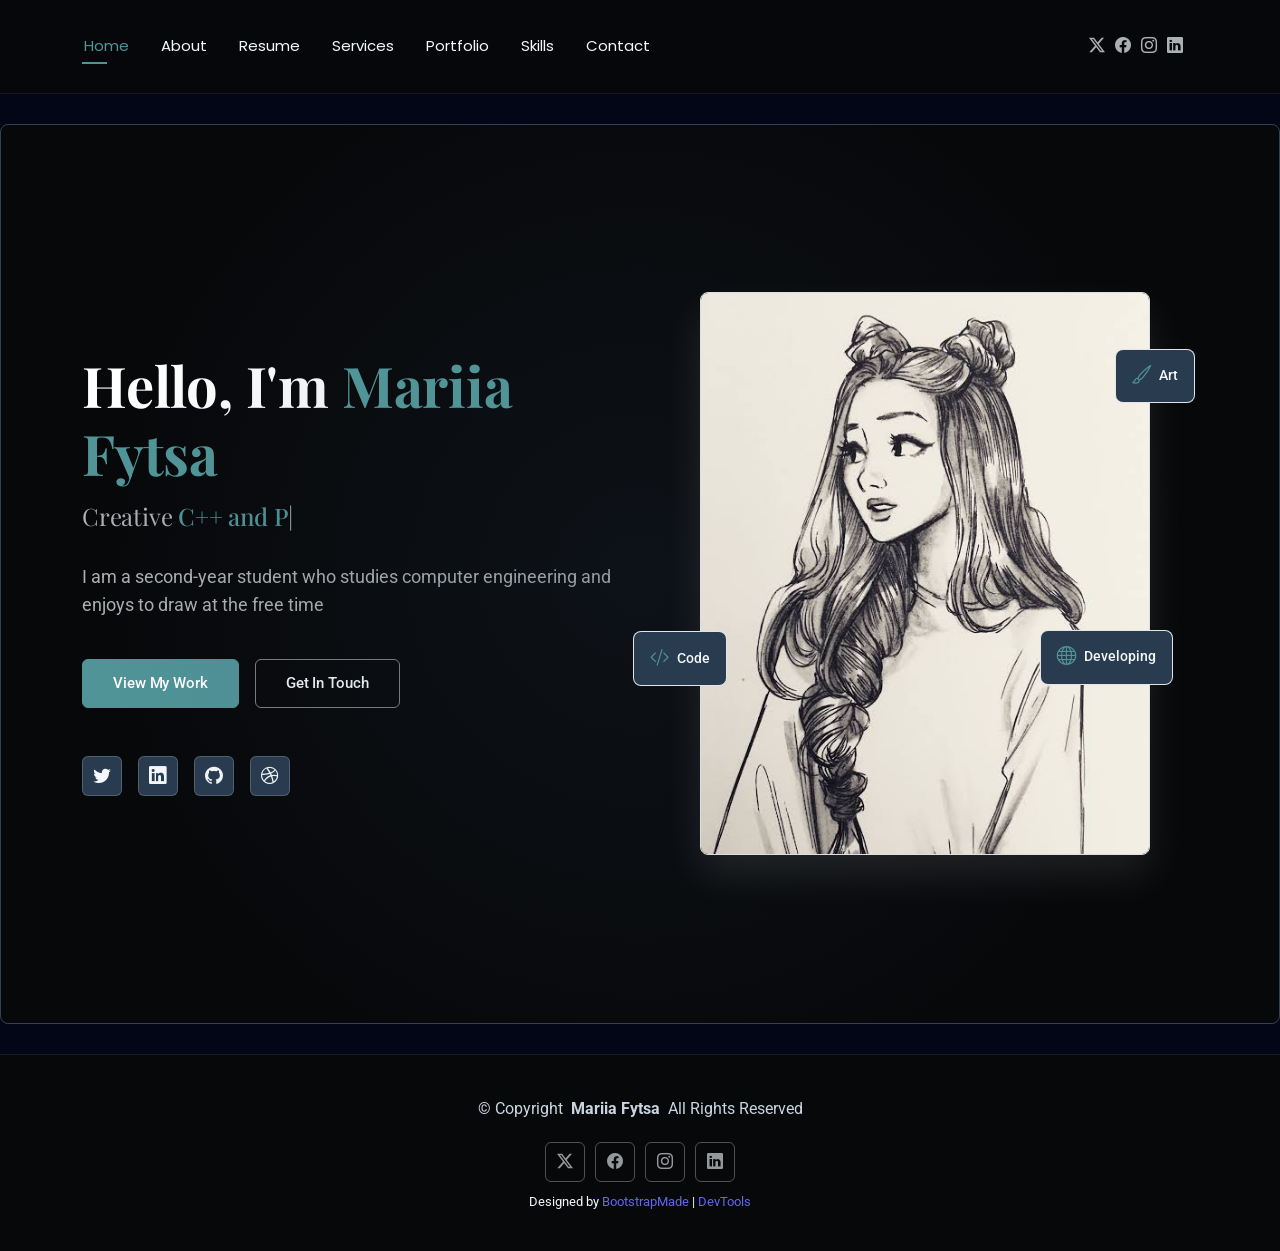
<file: index.html>
<!DOCTYPE html>
<html lang="en">
<head>
  <meta charset="utf-8">
  <meta name="viewport" content="width=device-width, initial-scale=1.0">
  <meta name="author" content="Mariia Fytsa">
  <meta name="description" content="Mariia Fytsa`s CV page">
  <title>My CV</title>

  <!-- Favicons -->
  <link href="assets/img/favicon.png" rel="icon">
  <link href="assets/img/apple-touch-icon.png" rel="apple-touch-icon">

  <!-- Fonts -->
  <link href="https://fonts.googleapis.com" rel="preconnect">
  <link href="https://fonts.gstatic.com" rel="preconnect" crossorigin>
  <link href="https://fonts.googleapis.com/css2?family=Roboto:ital,wght@0,100;0,300;0,400;0,500;0,700;0,900;1,100;1,300;1,400;1,500;1,700;1,900&family=Poppins:ital,wght@0,100;0,200;0,300;0,400;0,500;0,600;0,700;0,800;0,900;1,100;1,200;1,300;1,400;1,500;1,600;1,700;1,800;1,900&family=Raleway:ital,wght@0,100;0,200;0,300;0,400;0,500;0,600;0,700;0,800;0,900;1,100;1,200;1,300;1,400;1,500;1,600;1,700;1,800;1,900&family=Playfair+Display:ital,wght@0,400;0,500;0,600;0,700;1,400;1,500;1,600;1,700&display=swap" rel="stylesheet">

  <!-- Vendor CSS Files -->
  <link href="assets/vendor/bootstrap/css/bootstrap.min.css" rel="stylesheet">
  <link href="assets/vendor/bootstrap-icons/bootstrap-icons.css" rel="stylesheet">
  <link href="assets/vendor/aos/aos.css" rel="stylesheet">
  <link href="assets/vendor/swiper/swiper-bundle.min.css" rel="stylesheet">
  <link href="assets/vendor/glightbox/css/glightbox.min.css" rel="stylesheet">

  <!-- Main CSS File -->
  <link href="assets/css/main.css" rel="stylesheet">

  <!-- Custom CSS File (Laboratory Work 3) -->
  <link href="assets/css/custom.css" rel="stylesheet">

  <!-- =======================================================
  * Template Name: FolioOne
  * Template URL: https://bootstrapmade.com/folioone-bootstrap-portfolio-website-template/
  * Updated: Aug 23 2025 with Bootstrap v5.3.7
  * Author: BootstrapMade.com
  * License: https://bootstrapmade.com/license/
  ======================================================== -->
</head>

<body class="index-page">

  <header id="header" class="header d-flex align-items-center light-background sticky-top">
    <div class="container position-relative d-flex align-items-center justify-content-between">

      <!-- <a href="index.html" class="logo d-flex align-items-center me-auto me-xl-0">
      <img src="assets/img/logo.webp" alt="">
      <h1 class="sitename">FolioOne</h1> 
    </a> -->

      <nav id="navmenu" class="navmenu">
        <ul>
          <li><a href="index.html" class="active">Home</a></li>
          <li><a href="about.html">About</a></li>
          <li><a href="resume.html">Resume</a></li>
          <li><a href="services.html">Services</a></li>
          <li><a href="portfolio.html">Portfolio</a></li>
          <li><a href="skills.html">Skills</a></li>
          <li><a href="contact.html">Contact</a></li>
        </ul>
        <i class="mobile-nav-toggle d-xl-none bi bi-list"></i>
      </nav>

      <div class="header-social-links">
        <a href="#" class="twitter"><i class="bi bi-twitter-x"></i></a>
        <a href="#" class="facebook"><i class="bi bi-facebook"></i></a>
        <a href="#" class="instagram"><i class="bi bi-instagram"></i></a>
        <a href="#" class="linkedin"><i class="bi bi-linkedin"></i></a>
      </div>

    </div>
  </header>

  <main class="main">

    <!-- Hero Section -->
    <section id="hero" class="hero section">

      <div class="container" data-aos="fade-up" data-aos-delay="100">

        <div class="row gy-4 align-items-center">
          <div class="col-lg-6 order-2 order-lg-1">
            <div class="hero-content">
              <h1 data-aos="fade-up" data-aos-delay="200">Hello, I'm <span class="highlight">Mariia Fytsa</span></h1>
              <h2 data-aos="fade-up" data-aos-delay="300">Creative <span class="typed" data-typed-items="C++ and Python Programmer, MATLAB Data Visualization, Digital and Traditional Artist"></span></h2>
              <p data-aos="fade-up" data-aos-delay="400">I am a second-year student who studies computer engineering and enjoys to draw at the free time</p>
              <div class="hero-actions" data-aos="fade-up" data-aos-delay="500">
                <a href="portfolio.html" class="btn btn-primary">View My Work</a>
                <a href="contact.html" class="btn btn-outline">Get In Touch</a>
              </div>
              <div class="social-links" data-aos="fade-up" data-aos-delay="600">
                <a href="#"><i class="bi bi-twitter"></i></a>
                <a href="#"><i class="bi bi-linkedin"></i></a>
                <a href="#"><i class="bi bi-github"></i></a>
                <a href="#"><i class="bi bi-dribbble"></i></a>
              </div>
            </div>
          </div>
          <div class="col-lg-6 order-1 order-lg-2">
            <div class="hero-image" data-aos="zoom-in" data-aos-delay="300">
              <div class="image-wrapper">
                <img src="assets/img/profile/my-profile.jpg" alt="Illustration of a web developer working at a computer" class="img-fluid">
                <div class="floating-elements">
                  <div class="floating-card design" data-aos="fade-left" data-aos-delay="700">
                    <i class="bi bi-brush"></i>
                    <span>Art</span>
                  </div>
                  <div class="floating-card code" data-aos="fade-right" data-aos-delay="800">
                    <i class="bi bi-code-slash"></i>
                    <span>Code</span>
                  </div>
                  <div class="floating-card creativity" data-aos="fade-up" data-aos-delay="900">
                    <i class="bi bi-globe"></i>
                    <span>Developing</span>
                  </div>
                </div>
              </div>
            </div>
          </div>
        </div>

      </div>

    </section><!-- /Hero Section -->

  </main>

  <footer id="footer" class="footer">

    <div class="container">
      <div class="copyright text-center ">
        <p>© <span>Copyright</span> <strong class="px-1 sitename">Mariia Fytsa</strong> <span>All Rights Reserved<br></span></p>
      </div>
      <div class="social-links d-flex justify-content-center">
        <a href=""><i class="bi bi-twitter-x"></i></a>
        <a href=""><i class="bi bi-facebook"></i></a>
        <a href=""><i class="bi bi-instagram"></i></a>
        <a href=""><i class="bi bi-linkedin"></i></a>
      </div>
      <div class="credits">
        <!-- All the links in the footer should remain intact. -->
        <!-- You can delete the links only if you've purchased the pro version. -->
        <!-- Licensing information: https://bootstrapmade.com/license/ -->
        <!-- Purchase the pro version with working PHP/AJAX contact form: [buy-url] -->
        Designed by <a href="https://bootstrapmade.com/">BootstrapMade</a> | <a href="https://bootstrapmade.com/tools/">DevTools</a>
      </div>
    </div>

  </footer>

  <!-- Scroll Top -->
  <a href="#" id="scroll-top" class="scroll-top d-flex align-items-center justify-content-center"><i class="bi bi-arrow-up-short"></i></a>

  <!-- Preloader -->
  <div id="preloader"></div>

  <!-- Vendor JS Files -->
  <script src="assets/vendor/bootstrap/js/bootstrap.bundle.min.js"></script>
  <script src="assets/vendor/php-email-form/validate.js"></script>
  <script src="assets/vendor/aos/aos.js"></script>
  <script src="assets/vendor/typed.js/typed.umd.js"></script>
  <script src="assets/vendor/waypoints/noframework.waypoints.js"></script>
  <script src="assets/vendor/purecounter/purecounter_vanilla.js"></script>
  <script src="assets/vendor/swiper/swiper-bundle.min.js"></script>
  <script src="assets/vendor/imagesloaded/imagesloaded.pkgd.min.js"></script>
  <script src="assets/vendor/isotope-layout/isotope.pkgd.min.js"></script>
  <script src="assets/vendor/glightbox/js/glightbox.min.js"></script>

  <!-- Main JS File -->
  <script src="assets/js/main.js"></script>

</body>

</html>
</file>
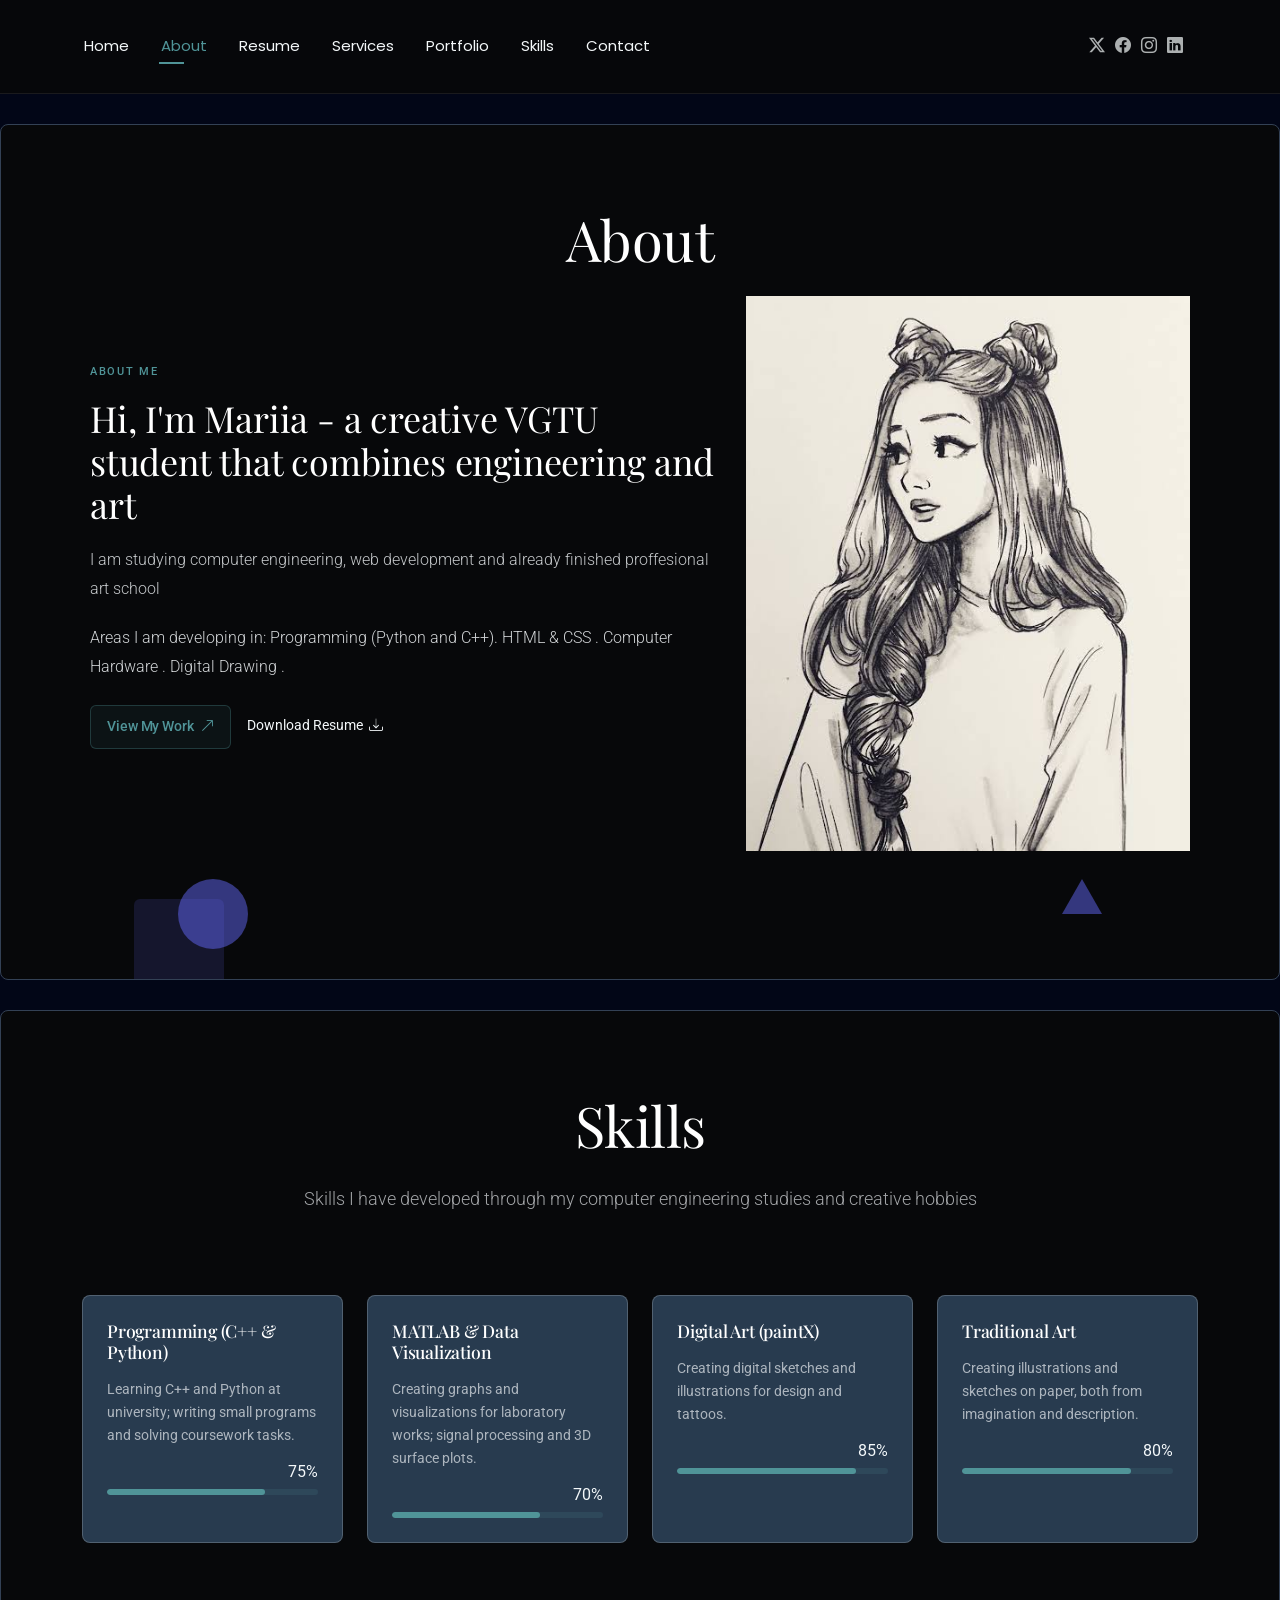
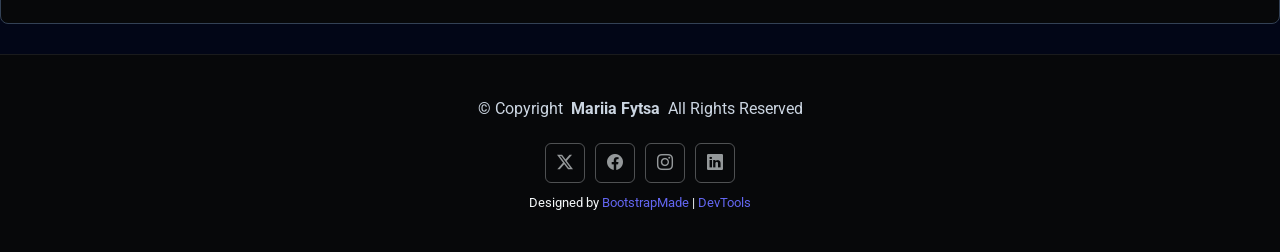
<file: about.html>
<!DOCTYPE html>
<html lang="en">

<head>
  <meta charset="utf-8">
  <meta content="width=device-width, initial-scale=1.0" name="viewport">
  <title>About - FolioOne Bootstrap Template</title>
  <meta name="description" content="">
  <meta name="keywords" content="">

  <!-- Favicons -->
  <link href="assets/img/favicon.png" rel="icon">
  <link href="assets/img/apple-touch-icon.png" rel="apple-touch-icon">

  <!-- Fonts -->
  <link href="https://fonts.googleapis.com" rel="preconnect">
  <link href="https://fonts.gstatic.com" rel="preconnect" crossorigin>
  <link href="https://fonts.googleapis.com/css2?family=Roboto:ital,wght@0,100;0,300;0,400;0,500;0,700;0,900;1,100;1,300;1,400;1,500;1,700;1,900&family=Poppins:ital,wght@0,100;0,200;0,300;0,400;0,500;0,600;0,700;0,800;0,900;1,100;1,200;1,300;1,400;1,500;1,600;1,700;1,800;1,900&family=Raleway:ital,wght@0,100;0,200;0,300;0,400;0,500;0,600;0,700;0,800;0,900;1,100;1,200;1,300;1,400;1,500;1,600;1,700;1,800;1,900&family=Playfair+Display:ital,wght@0,400;0,500;0,600;0,700;1,400;1,500;1,600;1,700&display=swap" rel="stylesheet">

  <!-- Vendor CSS Files -->
  <link href="assets/vendor/bootstrap/css/bootstrap.min.css" rel="stylesheet">
  <link href="assets/vendor/bootstrap-icons/bootstrap-icons.css" rel="stylesheet">
  <link href="assets/vendor/aos/aos.css" rel="stylesheet">
  <link href="assets/vendor/swiper/swiper-bundle.min.css" rel="stylesheet">
  <link href="assets/vendor/glightbox/css/glightbox.min.css" rel="stylesheet">

  <!-- Main CSS File -->
  <link href="assets/css/main.css" rel="stylesheet">

  <!-- Custom CSS File (Laboratory Work 3) -->
  <link href="assets/css/custom.css" rel="stylesheet">

  <!-- =======================================================
  * Template Name: FolioOne
  * Template URL: https://bootstrapmade.com/folioone-bootstrap-portfolio-website-template/
  * Updated: Aug 23 2025 with Bootstrap v5.3.7
  * Author: BootstrapMade.com
  * License: https://bootstrapmade.com/license/
  ======================================================== -->
</head>

<body class="about-page">

  <header id="header" class="header d-flex align-items-center light-background sticky-top">
    <div class="container position-relative d-flex align-items-center justify-content-between">

      <!-- <a href="index.html" class="logo d-flex align-items-center me-auto me-xl-0">
      <img src="assets/img/logo.webp" alt="">
      <h1 class="sitename">FolioOne</h1> 
    </a> -->

      <nav id="navmenu" class="navmenu">
        <ul>
          <li><a href="index.html">Home</a></li>
          <li><a href="about.html" class="active">About</a></li>
          <li><a href="resume.html">Resume</a></li>
          <li><a href="services.html">Services</a></li>
          <li><a href="portfolio.html">Portfolio</a></li>
          <li><a href="skills.html">Skills</a></li>
          <li><a href="contact.html">Contact</a></li>
        </ul>
        <i class="mobile-nav-toggle d-xl-none bi bi-list"></i>
      </nav>

      <div class="header-social-links">
        <a href="#" class="twitter"><i class="bi bi-twitter-x"></i></a>
        <a href="#" class="facebook"><i class="bi bi-facebook"></i></a>
        <a href="#" class="instagram"><i class="bi bi-instagram"></i></a>
        <a href="#" class="linkedin"><i class="bi bi-linkedin"></i></a>
      </div>

    </div>
  </header>

  <main class="main">

    <!-- About Section -->
    <section id="about" class="about section">

      <!-- Section Title -->
      <div class="container section-title" data-aos="fade-up">
        <h2>About</h2>
      </div><!-- End Section Title -->

      <div class="container" data-aos="fade-up" data-aos-delay="100">

        <!-- Intro + Photo -->
        <div class="row align-items-center justify-content-between gy-5 mb-5">
          <div class="col-lg-7" data-aos="fade-right" data-aos-delay="150">
            <div class="intro-content">
              <span class="eyebrow">About me</span>
              <h2 class="headline">Hi, I'm Mariia - a creative VGTU student that combines engineering and art</h2>
              <p class="lead">
                I am studying computer engineering, web development and already finished proffesional art school  
              </p>
              <p>
               Areas I am developing in: Programming (Python and C++). HTML & CSS	. Computer Hardware .  Digital Drawing .
              </p>

              <div class="cta-group">
                <a href="portfolio.html" class="btn-ghost">
                  View My Work <i class="bi bi-arrow-up-right"></i>
                </a>
                <a href="resume.html" class="link-underline">
                  Download Resume <i class="bi bi-download"></i>
                </a>
              </div>
            </div>
          </div>

          <div class="col-lg-5" data-aos="zoom-in" data-aos-delay="250">
            <figure class="profile-figure text-center text-lg-end">
             <img src="assets/img/profile/my-profile.jpg" alt="Illustration of a web developer working at a computer" class="img-fluid">
            </figure>
          </div>
        </div>
        <!-- End Intro + Photo -->

        <!-- CSS Shapes with animations (Lab 10 complementary task) -->
        <div class="about-shapes" data-aos="fade-up" data-aos-delay="300">
          <div class="shape circle shape-1"></div>
          <div class="shape triangle shape-2"></div>
          <div class="shape square shape-3"></div>
        </div>

      </div>
    </section><!-- /About Section -->

    <!-- Skills Section -->
    <section id="skills" class="skills section">

      <!-- Section Title -->
      <div class="container section-title" data-aos="fade-up">
        <h2>Skills</h2>
        <p> Skills I have developed through my computer engineering studies and creative hobbies </p>
      </div><!-- End Section Title -->

      <div class="container" data-aos="fade-up" data-aos-delay="100">

        <div class="row g-4 skills-animation">

          <div class="col-md-6 col-lg-3" data-aos="fade-up" data-aos-delay="100">
            <div class="skill-box">
              <h3>Programming (C++ & Python)</h3>
              <p>Learning C++ and Python at university; writing small programs and solving coursework tasks.</p>
              <span class="text-end d-block">75%</span>
              <div class="progress">
                <div class="progress-bar" role="progressbar" aria-valuenow="75" aria-valuemin="0" aria-valuemax="100"></div>
              </div>
            </div>
          </div>

          <div class="col-md-6 col-lg-3" data-aos="fade-up" data-aos-delay="200">
            <div class="skill-box">
              <h3>MATLAB & Data Visualization</h3>
              <p>Creating graphs and visualizations for laboratory works; signal processing and 3D surface plots.</p>
              <span class="text-end d-block">70%</span>
              <div class="progress">
                <div class="progress-bar" role="progressbar" aria-valuenow="70" aria-valuemin="0" aria-valuemax="100"></div>
              </div>
            </div>
          </div>

          <div class="col-md-6 col-lg-3" data-aos="fade-up" data-aos-delay="300">
            <div class="skill-box">
              <h3>Digital Art (paintX)</h3>
              <p>Creating digital sketches and illustrations for design and tattoos.</p>
              <span class="text-end d-block">85%</span>
              <div class="progress">
                <div class="progress-bar" role="progressbar" aria-valuenow="85" aria-valuemin="0" aria-valuemax="100"></div>
              </div>
            </div>
          </div>

          <div class="col-md-6 col-lg-3" data-aos="fade-up" data-aos-delay="400">
            <div class="skill-box">
              <h3>Traditional Art</h3>
              <p>Creating illustrations and sketches on paper, both from imagination and description.</p>
              <span class="text-end d-block">80%</span>
              <div class="progress">
                <div class="progress-bar" role="progressbar" aria-valuenow="80" aria-valuemin="0" aria-valuemax="100"></div>
              </div>
            </div>
          </div>

        </div>

      </div>

    </section><!-- /Skills Section -->
  </main>

  <footer id="footer" class="footer">

    <div class="container">
      <div class="copyright text-center ">
        <p>© <span>Copyright</span> <strong class="px-1 sitename">Mariia Fytsa</strong> <span>All Rights Reserved<br></span></p>
      </div>
      <div class="social-links d-flex justify-content-center">
        <a href=""><i class="bi bi-twitter-x"></i></a>
        <a href=""><i class="bi bi-facebook"></i></a>
        <a href=""><i class="bi bi-instagram"></i></a>
        <a href=""><i class="bi bi-linkedin"></i></a>
      </div>
      <div class="credits">
        <!-- All the links in the footer should remain intact. -->
        <!-- You can delete the links only if you've purchased the pro version. -->
        <!-- Licensing information: https://bootstrapmade.com/license/ -->
        <!-- Purchase the pro version with working PHP/AJAX contact form: [buy-url] -->
        Designed by <a href="https://bootstrapmade.com/">BootstrapMade</a> | <a href="https://bootstrapmade.com/tools/">DevTools</a>
      </div>
    </div>

  </footer>

  <!-- Scroll Top -->
  <a href="#" id="scroll-top" class="scroll-top d-flex align-items-center justify-content-center"><i class="bi bi-arrow-up-short"></i></a>

  <!-- Preloader -->
  <div id="preloader"></div>

  <!-- Vendor JS Files -->
  <script src="assets/vendor/bootstrap/js/bootstrap.bundle.min.js"></script>
  <script src="assets/vendor/php-email-form/validate.js"></script>
  <script src="assets/vendor/aos/aos.js"></script>
  <script src="assets/vendor/typed.js/typed.umd.js"></script>
  <script src="assets/vendor/waypoints/noframework.waypoints.js"></script>
  <script src="assets/vendor/purecounter/purecounter_vanilla.js"></script>
  <script src="assets/vendor/swiper/swiper-bundle.min.js"></script>
  <script src="assets/vendor/imagesloaded/imagesloaded.pkgd.min.js"></script>
  <script src="assets/vendor/isotope-layout/isotope.pkgd.min.js"></script>
  <script src="assets/vendor/glightbox/js/glightbox.min.js"></script>

  <!-- Main JS File -->
  <script src="assets/js/main.js"></script>

</body>

</html>
</file>
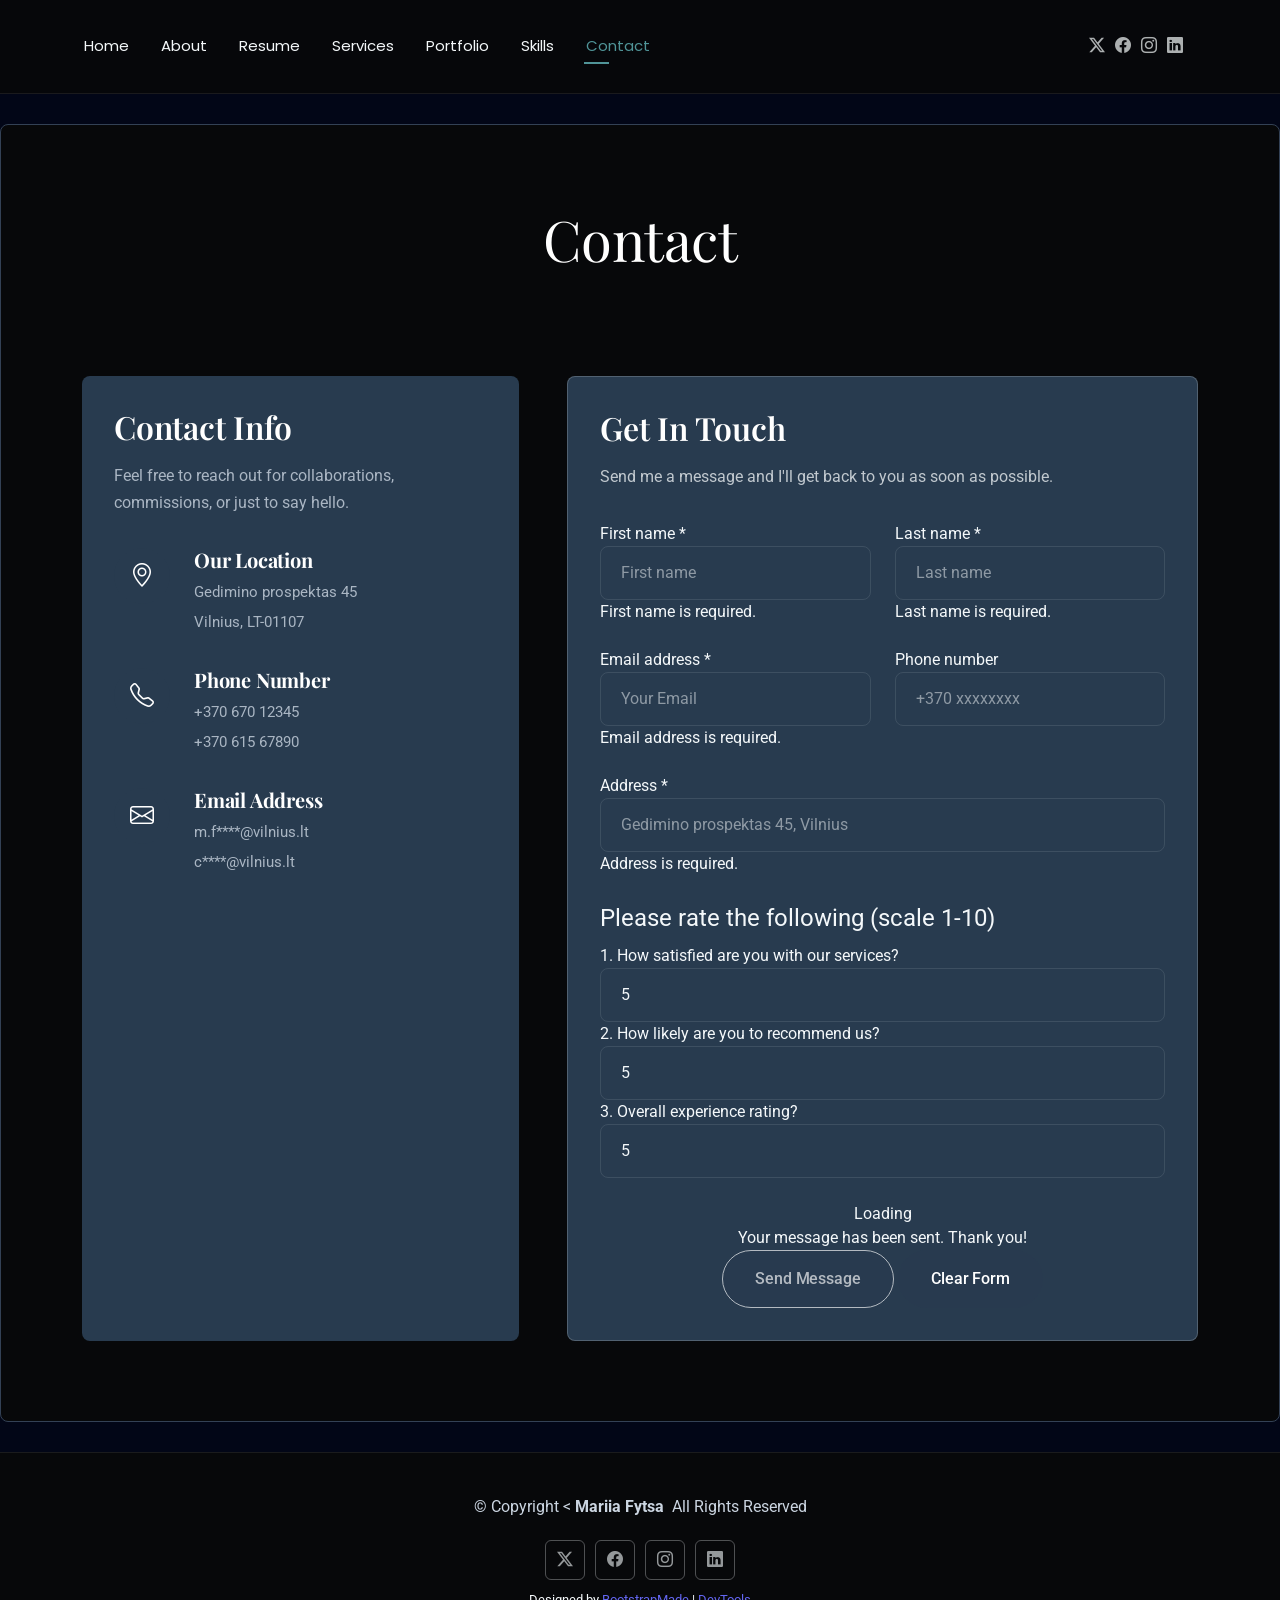
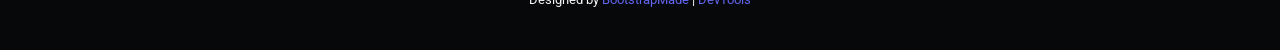
<file: contact.html>
<!DOCTYPE html>
<html lang="en">

<head>
  <meta charset="utf-8">
  <meta content="width=device-width, initial-scale=1.0" name="viewport">
  <title>Contact - FolioOne Bootstrap Template</title>
  <meta name="description" content="">
  <meta name="keywords" content="">

  <!-- Favicons -->
  <link href="assets/img/favicon.png" rel="icon">
  <link href="assets/img/apple-touch-icon.png" rel="apple-touch-icon">

  <!-- Fonts -->
  <link href="https://fonts.googleapis.com" rel="preconnect">
  <link href="https://fonts.gstatic.com" rel="preconnect" crossorigin>
  <link href="https://fonts.googleapis.com/css2?family=Roboto:ital,wght@0,100;0,300;0,400;0,500;0,700;0,900;1,100;1,300;1,400;1,500;1,700;1,900&family=Poppins:ital,wght@0,100;0,200;0,300;0,400;0,500;0,600;0,700;0,800;0,900;1,100;1,200;1,300;1,400;1,500;1,600;1,700;1,800;1,900&family=Raleway:ital,wght@0,100;0,200;0,300;0,400;0,500;0,600;0,700;0,800;0,900;1,100;1,200;1,300;1,400;1,500;1,600;1,700;1,800;1,900&family=Playfair+Display:ital,wght@0,400;0,500;0,600;0,700;1,400;1,500;1,600;1,700&display=swap" rel="stylesheet">

  <!-- Vendor CSS Files -->
  <link href="assets/vendor/bootstrap/css/bootstrap.min.css" rel="stylesheet">
  <link href="assets/vendor/bootstrap-icons/bootstrap-icons.css" rel="stylesheet">
  <link href="assets/vendor/aos/aos.css" rel="stylesheet">
  <link href="assets/vendor/swiper/swiper-bundle.min.css" rel="stylesheet">
  <link href="assets/vendor/glightbox/css/glightbox.min.css" rel="stylesheet">

  <!-- Main CSS File -->
  <link href="assets/css/main.css" rel="stylesheet">

  <!-- Custom CSS File (Laboratory Work 3) -->
  <link href="assets/css/custom.css" rel="stylesheet">

  <!-- =======================================================
  * Template Name: FolioOne
  * Template URL: https://bootstrapmade.com/folioone-bootstrap-portfolio-website-template/
  * Updated: Aug 23 2025 with Bootstrap v5.3.7
  * Author: BootstrapMade.com
  * License: https://bootstrapmade.com/license/
  ======================================================== -->
</head>

<body class="contact-page">

  <header id="header" class="header d-flex align-items-center light-background sticky-top">
    <div class="container position-relative d-flex align-items-center justify-content-between">

      <!-- <a href="index.html" class="logo d-flex align-items-center me-auto me-xl-0">
      <img src="assets/img/logo.webp" alt="">
      <h1 class="sitename">FolioOne</h1> 
    </a> -->

      <nav id="navmenu" class="navmenu">
        <ul>
          <li><a href="index.html">Home</a></li>
          <li><a href="about.html">About</a></li>
          <li><a href="resume.html">Resume</a></li>
          <li><a href="services.html">Services</a></li>
          <li><a href="portfolio.html">Portfolio</a></li>
          <li><a href="skills.html">Skills</a></li>
          <li><a href="contact.html" class="active">Contact</a></li>
        </ul>
        <i class="mobile-nav-toggle d-xl-none bi bi-list"></i>
      </nav>

      <div class="header-social-links">
        <a href="#" class="twitter"><i class="bi bi-twitter-x"></i></a>
        <a href="#" class="facebook"><i class="bi bi-facebook"></i></a>
        <a href="#" class="instagram"><i class="bi bi-instagram"></i></a>
        <a href="#" class="linkedin"><i class="bi bi-linkedin"></i></a>
      </div>

    </div>
  </header>

  <main class="main">

    <!-- Contact Section -->
    <section id="contact" class="contact section">

      <!-- Section Title -->
      <div class="container section-title" data-aos="fade-up">
        <h2>Contact</h2>
      </div><!-- End Section Title -->

      <div class="container" data-aos="fade-up" data-aos-delay="100">

        <div class="row g-4 g-lg-5">
          <div class="col-lg-5">
            <div class="info-box" data-aos="fade-up" data-aos-delay="200">
              <h3>Contact Info</h3>
              <p>Feel free to reach out for collaborations, commissions, or just to say hello.</p>

              <div class="info-item" data-aos="fade-up" data-aos-delay="300">
                <div class="icon-box">
                  <i class="bi bi-geo-alt"></i>
                </div>
                <div class="content">
                  <h4>Our Location</h4>
                  <p>Gedimino prospektas 45</p>
                  <p>Vilnius, LT-01107</p>
                </div>
              </div>

              <div class="info-item" data-aos="fade-up" data-aos-delay="400">
                <div class="icon-box">
                  <i class="bi bi-telephone"></i>
                </div>
                <div class="content">
                  <h4>Phone Number</h4>
                  <p>+370 670 12345</p>
                  <p>+370 615 67890</p>
                </div>
              </div>

              <div class="info-item" data-aos="fade-up" data-aos-delay="500">
                <div class="icon-box">
                  <i class="bi bi-envelope"></i>
                </div>
                <div class="content">
                  <h4>Email Address</h4>
                  <p>m.f****@vilnius.lt</p>
                  <p>c****@vilnius.lt</p>
                </div>
              </div>
            </div>
          </div>

          <div class="col-lg-7">
            <div class="contact-form" data-aos="fade-up" data-aos-delay="300">
              <h3>Get In Touch</h3>
              <p>Send me a message and I'll get back to you as soon as possible.</p>

              <form action="#" method="post" id="contactForm" class="" data-aos="fade-up" data-aos-delay="200" onsubmit="return false;">
                <div class="row gy-4">

                  <!-- First name -->
                  <div class="col-md-6">
                    <div class="form-field">
                      <label for="firstName">First name <span class="required">*</span></label>
                      <input type="text" id="firstName" name="first_name" class="form-control" placeholder="First name" required>
                      <span class="error-msg" id="err-firstName"></span>
                    </div>
                  </div>

                  <!-- Last name -->
                  <div class="col-md-6">
                    <div class="form-field">
                      <label for="lastName">Last name <span class="required">*</span></label>
                      <input type="text" id="lastName" name="last_name" class="form-control" placeholder="Last name" required>
                      <span class="error-msg" id="err-lastName"></span>
                    </div>
                  </div>

                  <!-- Email address -->
                  <div class="col-md-6">
                    <div class="form-field">
                      <label for="email">Email address <span class="required">*</span></label>
                      <input type="email" id="email" name="email" class="form-control" placeholder="Your Email" required>
                      <span class="error-msg" id="err-email"></span>
                    </div>
                  </div>

                  <!-- Phone number -->
                  <div class="col-md-6">
                    <div class="form-field">
                      <label for="phone">Phone number</label>
                      <input type="tel" id="phone" name="phone" class="form-control" placeholder="+370 xxxxxxxx" maxlength="20">
                      <span class="error-msg" id="err-phone"></span>
                    </div>
                  </div>

                  <!-- Address -->
                  <div class="col-12">
                    <div class="form-field">
                      <label for="address">Address <span class="required">*</span></label>
                      <input type="text" id="address" name="address" class="form-control" placeholder="Gedimino prospektas 45, Vilnius" required>
                      <span class="error-msg" id="err-address"></span>
                    </div>
                  </div>

                  <!-- Rating questions (scale 1-10) -->
                  <div class="col-12">
                    <fieldset class="rating-fieldset">
                      <legend>Please rate the following (scale 1-10)</legend>
                      <div class="form-field rating-group">
                        <label for="rating1">1. How satisfied are you with our services?</label>
                        <input type="number" id="rating1" name="rating1" class="form-control rating-input" min="1" max="10" value="5" required>
                        <span class="error-msg" id="err-rating1"></span>
                      </div>
                      <div class="form-field rating-group">
                        <label for="rating2">2. How likely are you to recommend us?</label>
                        <input type="number" id="rating2" name="rating2" class="form-control rating-input" min="1" max="10" value="5" required>
                        <span class="error-msg" id="err-rating2"></span>
                      </div>
                      <div class="form-field rating-group">
                        <label for="rating3">3. Overall experience rating?</label>
                        <input type="number" id="rating3" name="rating3" class="form-control rating-input" min="1" max="10" value="5" required>
                        <span class="error-msg" id="err-rating3"></span>
                      </div>
                    </fieldset>
                  </div>

                  <div class="col-12 text-center">
                    <div class="loading">Loading</div>
                    <div class="error-message"></div>
                    <div class="sent-message">Your message has been sent. Thank you!</div>
                    <button type="submit" id="submitBtn" class="btn" disabled>Send Message</button>
                    <button type="button" id="clearBtn" class="btn btn-outline">Clear Form</button>
                  </div>

                </div>
              </form>

              <!-- Display submitted form data below the form (Lab 10 task 4 / Lab 11 task 5) -->
              <div id="formDataDisplay" class="form-data-display"></div>

            </div>
          </div>

        </div>

      </div>

    </section><!-- /Contact Section -->

  </main>

  <footer id="footer" class="footer">

    <div class="container">
      <div class="copyright text-center ">
        <p>© <span>Copyright</span> <<strong class="px-1 sitename">Mariia Fytsa</strong> <span>All Rights Reserved<br></span></p>
      </div>
      <div class="social-links d-flex justify-content-center">
        <a href=""><i class="bi bi-twitter-x"></i></a>
        <a href=""><i class="bi bi-facebook"></i></a>
        <a href=""><i class="bi bi-instagram"></i></a>
        <a href=""><i class="bi bi-linkedin"></i></a>
      </div>
      <div class="credits">
        <!-- All the links in the footer should remain intact. -->
        <!-- You can delete the links only if you've purchased the pro version. -->
        <!-- Licensing information: https://bootstrapmade.com/license/ -->
        <!-- Purchase the pro version with working PHP/AJAX contact form: [buy-url] -->
        Designed by <a href="https://bootstrapmade.com/">BootstrapMade</a> | <a href="https://bootstrapmade.com/tools/">DevTools</a>
      </div>
    </div>

  </footer>

  <!-- Scroll Top -->
  <a href="#" id="scroll-top" class="scroll-top d-flex align-items-center justify-content-center"><i class="bi bi-arrow-up-short"></i></a>

  <!-- Preloader -->
  <div id="preloader"></div>

  <!-- Vendor JS Files -->
  <script src="assets/vendor/bootstrap/js/bootstrap.bundle.min.js"></script>
  <script src="assets/vendor/php-email-form/validate.js"></script>
  <script src="assets/vendor/aos/aos.js"></script>
  <script src="assets/vendor/typed.js/typed.umd.js"></script>
  <script src="assets/vendor/waypoints/noframework.waypoints.js"></script>
  <script src="assets/vendor/purecounter/purecounter_vanilla.js"></script>
  <script src="assets/vendor/swiper/swiper-bundle.min.js"></script>
  <script src="assets/vendor/imagesloaded/imagesloaded.pkgd.min.js"></script>
  <script src="assets/vendor/isotope-layout/isotope.pkgd.min.js"></script>
  <script src="assets/vendor/glightbox/js/glightbox.min.js"></script>

  <!-- Main JS File -->
  <script src="assets/js/main.js"></script>

  <!-- Custom JS File (Laboratory Work 10 & 11) -->
  <script src="assets/js/custom.js"></script>

</body>

</html>
</file>
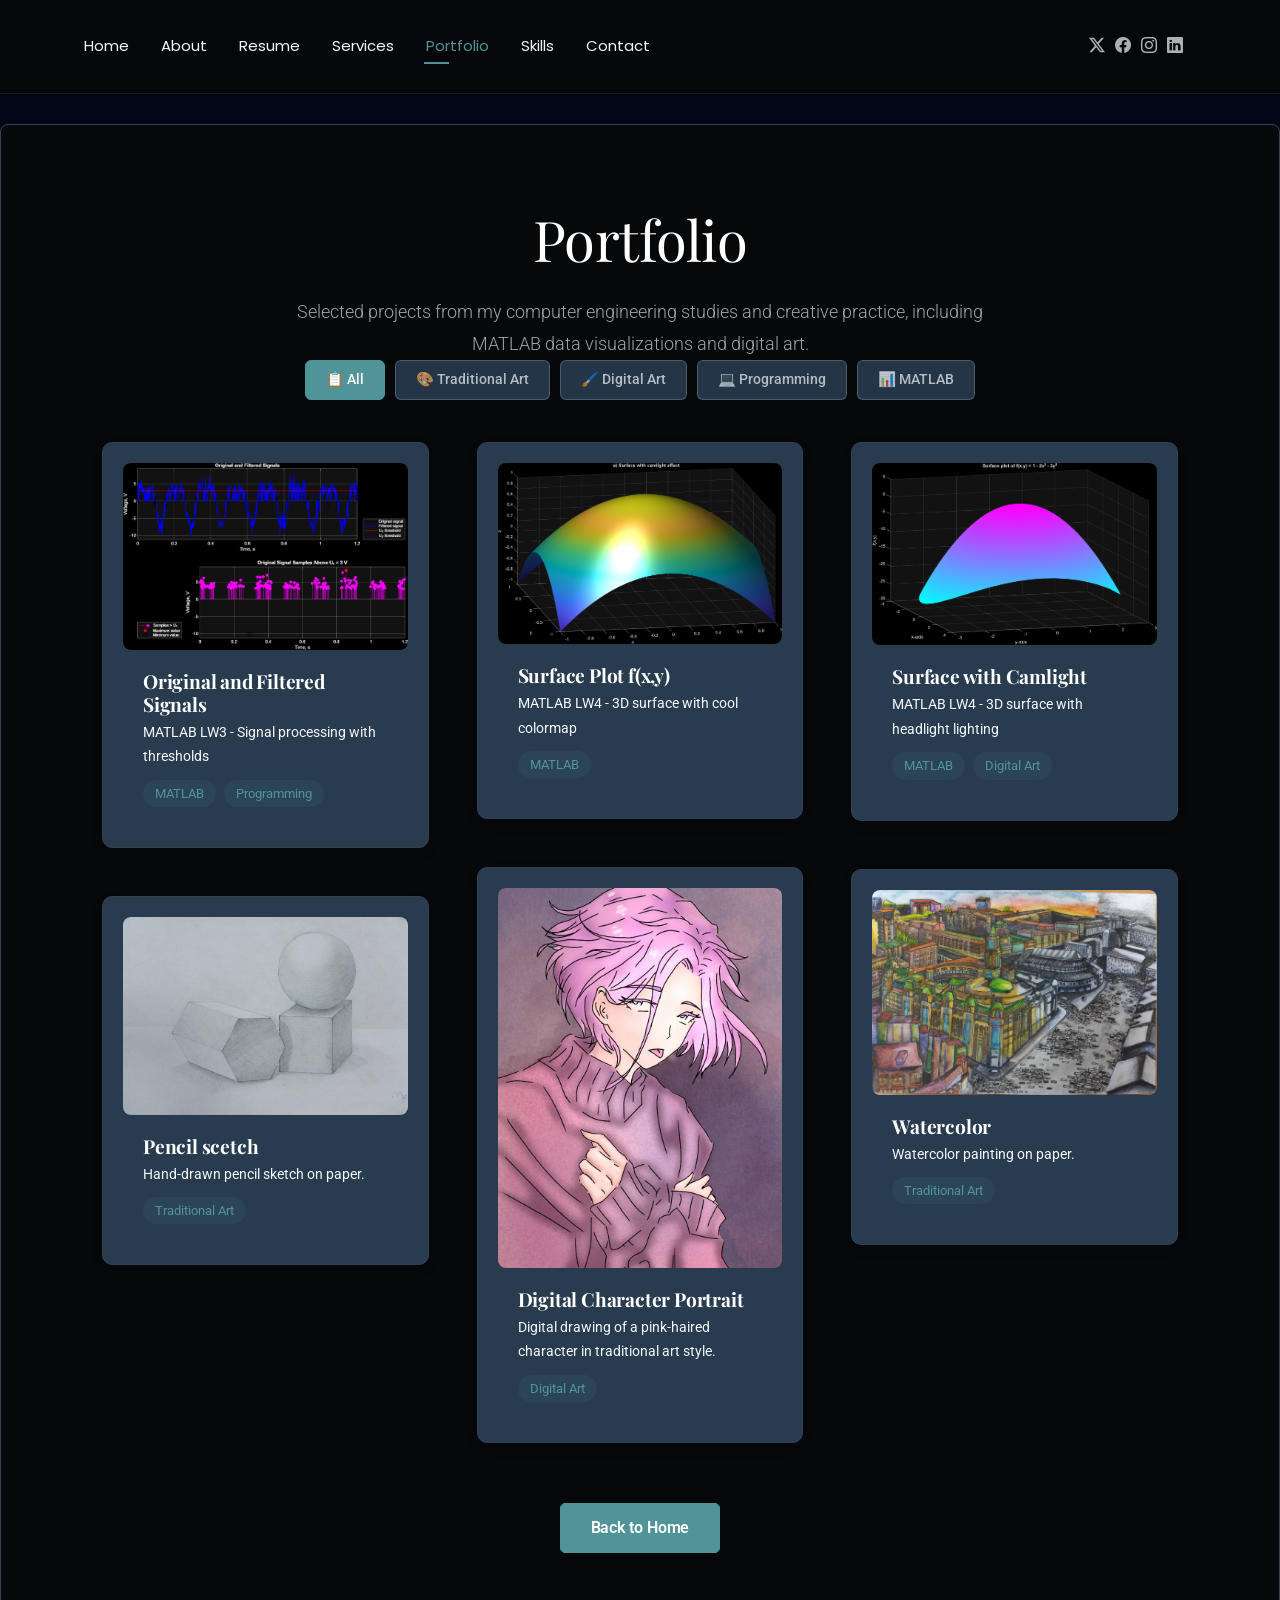
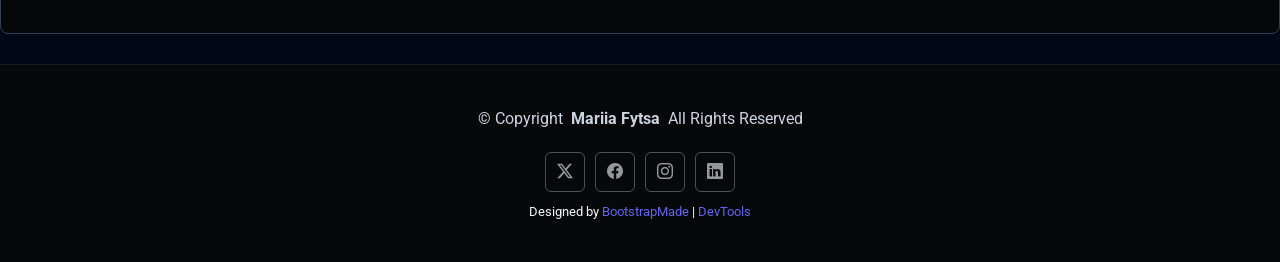
<file: portfolio.html>
<!DOCTYPE html>
<html lang="en">

<head>
  <meta charset="utf-8">
  <meta content="width=device-width, initial-scale=1.0" name="viewport">
  <title>Portfolio - FolioOne Bootstrap Template</title>
  <meta name="description" content="">
  <meta name="keywords" content="">

  <!-- Favicons -->
  <link href="assets/img/favicon.png" rel="icon">
  <link href="assets/img/apple-touch-icon.png" rel="apple-touch-icon">

  <!-- Fonts -->
  <link href="https://fonts.googleapis.com" rel="preconnect">
  <link href="https://fonts.gstatic.com" rel="preconnect" crossorigin>
  <link href="https://fonts.googleapis.com/css2?family=Roboto:ital,wght@0,100;0,300;0,400;0,500;0,700;0,900;1,100;1,300;1,400;1,500;1,700;1,900&family=Poppins:ital,wght@0,100;0,200;0,300;0,400;0,500;0,600;0,700;0,800;0,900;1,100;1,200;1,300;1,400;1,500;1,600;1,700;1,800;1,900&family=Raleway:ital,wght@0,100;0,200;0,300;0,400;0,500;0,600;0,700;0,800;0,900;1,100;1,200;1,300;1,400;1,500;1,600;1,700;1,800;1,900&family=Playfair+Display:ital,wght@0,400;0,500;0,600;0,700;1,400;1,500;1,600;1,700&display=swap" rel="stylesheet">

  <!-- Vendor CSS Files -->
  <link href="assets/vendor/bootstrap/css/bootstrap.min.css" rel="stylesheet">
  <link href="assets/vendor/bootstrap-icons/bootstrap-icons.css" rel="stylesheet">
  <link href="assets/vendor/aos/aos.css" rel="stylesheet">
  <link href="assets/vendor/swiper/swiper-bundle.min.css" rel="stylesheet">
  <link href="assets/vendor/glightbox/css/glightbox.min.css" rel="stylesheet">

  <!-- Main CSS File -->
  <link href="assets/css/main.css" rel="stylesheet">

  <!-- Custom CSS File (Laboratory Work 3) -->
  <link href="assets/css/custom.css" rel="stylesheet">

  <!-- =======================================================
  * Template Name: FolioOne
  * Template URL: https://bootstrapmade.com/folioone-bootstrap-portfolio-website-template/
  * Updated: Aug 23 2025 with Bootstrap v5.3.7
  * Author: BootstrapMade.com
  * License: https://bootstrapmade.com/license/
  ======================================================== -->
</head>

<body class="portfolio-page">

  <header id="header" class="header d-flex align-items-center light-background sticky-top">
    <div class="container position-relative d-flex align-items-center justify-content-between">

      <!-- <a href="index.html" class="logo d-flex align-items-center me-auto me-xl-0">
      <img src="assets/img/logo.webp" alt="">
      <h1 class="sitename">FolioOne</h1> 
    </a> -->

      <nav id="navmenu" class="navmenu">
        <ul>
          <li><a href="index.html">Home</a></li>
          <li><a href="about.html">About</a></li>
          <li><a href="resume.html">Resume</a></li>
          <li><a href="services.html">Services</a></li>
          <li><a href="portfolio.html" class="active">Portfolio</a></li>
          <li><a href="skills.html">Skills</a></li>
          <li><a href="contact.html">Contact</a></li>
        </ul>
        <i class="mobile-nav-toggle d-xl-none bi bi-list"></i>
      </nav>

      <div class="header-social-links">
        <a href="#" class="twitter"><i class="bi bi-twitter-x"></i></a>
        <a href="#" class="facebook"><i class="bi bi-facebook"></i></a>
        <a href="#" class="instagram"><i class="bi bi-instagram"></i></a>
        <a href="#" class="linkedin"><i class="bi bi-linkedin"></i></a>
      </div>

    </div>
  </header>

  <main class="main">

    <!-- Portfolio Section -->
    <section id="portfolio" class="portfolio section">

      <!-- Section Title -->
      <div class="container section-title" data-aos="fade-up">
        <h2>Portfolio</h2>
        <p>Selected projects from my computer engineering studies and creative practice, including MATLAB data visualizations and digital art.</p>
      </div><!-- End Section Title -->

      <div class="container" data-aos="fade-up" data-aos-delay="100">

        <div class="isotope-layout" data-default-filter="*" data-layout="masonry" data-sort="original-order">
          <ul class="portfolio-filters isotope-filters" data-aos="fade-up" data-aos-delay="200">
            <li data-filter="*" class="filter-active">📋 All</li>
            <li data-filter=".filter-traditional-art">🎨 Traditional Art</li>
            <li data-filter=".filter-digital-art">🖌️ Digital Art</li>
            <li data-filter=".filter-programming" title="For details contact me with your request">💻 Programming</li>
            <li data-filter=".filter-matlab">📊 MATLAB</li>
          </ul><!-- End Portfolio Filters -->

          <div class="row gy-4 isotope-container" data-aos="fade-up" data-aos-delay="300">
            <div class="col-lg-4 col-md-6 portfolio-item isotope-item filter-matlab filter-programming">
              <div class="portfolio-card">
                <div class="portfolio-img">
                  <img src="assets/img/portfolio/graph1.png" alt="MATLAB LW3 - Original and Filtered Signals" width="400" height="300" loading="lazy">
                  <div class="portfolio-overlay">
                    <a href="assets/img/portfolio/graph1.png" class="glightbox portfolio-lightbox"><i class="bi bi-plus"></i></a>
                    <a href="#" class="portfolio-details-link"><i class="bi bi-link"></i></a>
                  </div>
                </div>
                <div class="portfolio-info">
                  <h4>Original and Filtered Signals</h4>
                  <p>MATLAB LW3 - Signal processing with thresholds</p>
                  <div class="portfolio-tags">
                    <span>MATLAB</span>
                    <span>Programming</span>
                  </div>
                </div>
              </div>
            </div>

            <div class="col-lg-4 col-md-6 portfolio-item isotope-item filter-matlab">
              <div class="portfolio-card">
                <div class="portfolio-img">
                  <img src="assets/img/portfolio/graph2.png" alt="MATLAB LW4 - Surface plot f(x,y) = 1 - 2x^2 - 3y^2" width="400" height="300" loading="lazy">
                  <div class="portfolio-overlay">
                    <a href="assets/img/portfolio/graph2.png" class="glightbox portfolio-lightbox"><i class="bi bi-plus"></i></a>
                    <a href="#" class="portfolio-details-link"><i class="bi bi-link"></i></a>
                  </div>
                </div>
                <div class="portfolio-info">
                  <h4>Surface Plot f(x,y)</h4>
                  <p>MATLAB LW4 - 3D surface with cool colormap</p>
                  <div class="portfolio-tags">
                    <span>MATLAB</span>
                  </div>
                </div>
              </div>
            </div>

            <div class="col-lg-4 col-md-6 portfolio-item isotope-item filter-matlab filter-digital-art">
              <div class="portfolio-card">
                <div class="portfolio-img">
                  <img src="assets/img/portfolio/graph3.png" alt="MATLAB LW4 - Surface with camlight effect" width="400" height="300" loading="lazy">
                  <div class="portfolio-overlay">
                    <a href="assets/img/portfolio/graph3.png" class="glightbox portfolio-lightbox"><i class="bi bi-plus"></i></a>
                    <a href="#" class="portfolio-details-link"><i class="bi bi-link"></i></a>
                  </div>
                </div>
                <div class="portfolio-info">
                  <h4>Surface with Camlight</h4>
                  <p>MATLAB LW4 - 3D surface with headlight lighting</p>
                  <div class="portfolio-tags">
                    <span>MATLAB</span>
                    <span>Digital Art</span>
                  </div>
                </div>
              </div>
            </div>

            <div class="col-lg-4 col-md-6 portfolio-item isotope-item filter-digital-art">
              <div class="portfolio-card">
                <div class="portfolio-img">
                  <img src="assets/img/portfolio/digital_art.jpg" alt="Digital Art - Pink haired character portrait" width="400" height="300" loading="lazy">
                  <div class="portfolio-overlay">
                    <a href="assets/img/portfolio/digital_art.jpg" class="glightbox portfolio-lightbox"><i class="bi bi-plus"></i></a>
                    <a href="#" class="portfolio-details-link"><i class="bi bi-link"></i></a>
                  </div>
                </div>
                <div class="portfolio-info">
                  <h4>Digital Character Portrait</h4>
                  <p>Digital drawing of a pink-haired character in traditional art style.</p>
                  <div class="portfolio-tags">
                    <span>Digital Art</span>
                  </div>
                </div>
              </div>
            </div>

            <div class="col-lg-4 col-md-6 portfolio-item isotope-item filter-traditional-art">
              <div class="portfolio-card">
                <div class="portfolio-img">
                  <img src="assets/img/portfolio/traditional_art.jpg" alt="Traditional Art - Watercolor" width="400" height="300" loading="lazy">
                  <div class="portfolio-overlay">
                    <a href="assets/img/portfolio/traditional_art.jpg" class="glightbox portfolio-lightbox"><i class="bi bi-plus"></i></a>
                    <a href="#" class="portfolio-details-link"><i class="bi bi-link"></i></a>
                  </div>
                </div>
                <div class="portfolio-info">
                  <h4>Watercolor</h4>
                  <p>Watercolor painting on paper.</p>
                  <div class="portfolio-tags">
                    <span>Traditional Art</span>
                  </div>
                </div>
              </div>
            </div>

            <div class="col-lg-4 col-md-6 portfolio-item isotope-item filter-traditional-art">
              <div class="portfolio-card">
                <div class="portfolio-img">
                  <img src="assets/img/portfolio/traditional_art2jpg.jpg" alt="Traditional Art - Pencil scetch" width="400" height="300" loading="lazy">
                  <div class="portfolio-overlay">
                    <a href="assets/img/portfolio/traditional_art2jpg.jpg" class="glightbox portfolio-lightbox"><i class="bi bi-plus"></i></a>
                    <a href="#" class="portfolio-details-link"><i class="bi bi-link"></i></a>
                  </div>
                </div>
                <div class="portfolio-info">
                  <h4>Pencil scetch</h4>
                  <p>Hand-drawn pencil sketch on paper.</p>
                  <div class="portfolio-tags">
                    <span>Traditional Art</span>
                  </div>
                </div>
              </div>
            </div>
          </div><!-- End Portfolio Items Container -->

        </div>

        <div class="text-center mt-5" data-aos="fade-up" data-aos-delay="400">
          <a href="index.html" class="btn btn-primary">Back to Home</a>
        </div>

      </div>

    </section><!-- /Portfolio Section -->

  </main>

  <footer id="footer" class="footer">

    <div class="container">
      <div class="copyright text-center ">
        <p>© <span>Copyright</span> <strong class="px-1 sitename">Mariia Fytsa</strong> <span>All Rights Reserved<br></span></p>
      </div>
      <div class="social-links d-flex justify-content-center">
        <a href=""><i class="bi bi-twitter-x"></i></a>
        <a href=""><i class="bi bi-facebook"></i></a>
        <a href=""><i class="bi bi-instagram"></i></a>
        <a href=""><i class="bi bi-linkedin"></i></a>
      </div>
      <div class="credits">
        <!-- All the links in the footer should remain intact. -->
        <!-- You can delete the links only if you've purchased the pro version. -->
        <!-- Licensing information: https://bootstrapmade.com/license/ -->
        <!-- Purchase the pro version with working PHP/AJAX contact form: [buy-url] -->
        Designed by <a href="https://bootstrapmade.com/">BootstrapMade</a> | <a href="https://bootstrapmade.com/tools/">DevTools</a>
      </div>
    </div>

  </footer>

  <!-- Scroll Top -->
  <a href="#" id="scroll-top" class="scroll-top d-flex align-items-center justify-content-center"><i class="bi bi-arrow-up-short"></i></a>

  <!-- Preloader -->
  <div id="preloader"></div>

  <!-- Vendor JS Files -->
  <script src="assets/vendor/bootstrap/js/bootstrap.bundle.min.js"></script>
  <script src="assets/vendor/php-email-form/validate.js"></script>
  <script src="assets/vendor/aos/aos.js"></script>
  <script src="assets/vendor/typed.js/typed.umd.js"></script>
  <script src="assets/vendor/waypoints/noframework.waypoints.js"></script>
  <script src="assets/vendor/purecounter/purecounter_vanilla.js"></script>
  <script src="assets/vendor/swiper/swiper-bundle.min.js"></script>
  <script src="assets/vendor/imagesloaded/imagesloaded.pkgd.min.js"></script>
  <script src="assets/vendor/isotope-layout/isotope.pkgd.min.js"></script>
  <script src="assets/vendor/glightbox/js/glightbox.min.js"></script>

  <!-- Main JS File -->
  <script src="assets/js/main.js"></script>

</body>

</html>
</file>
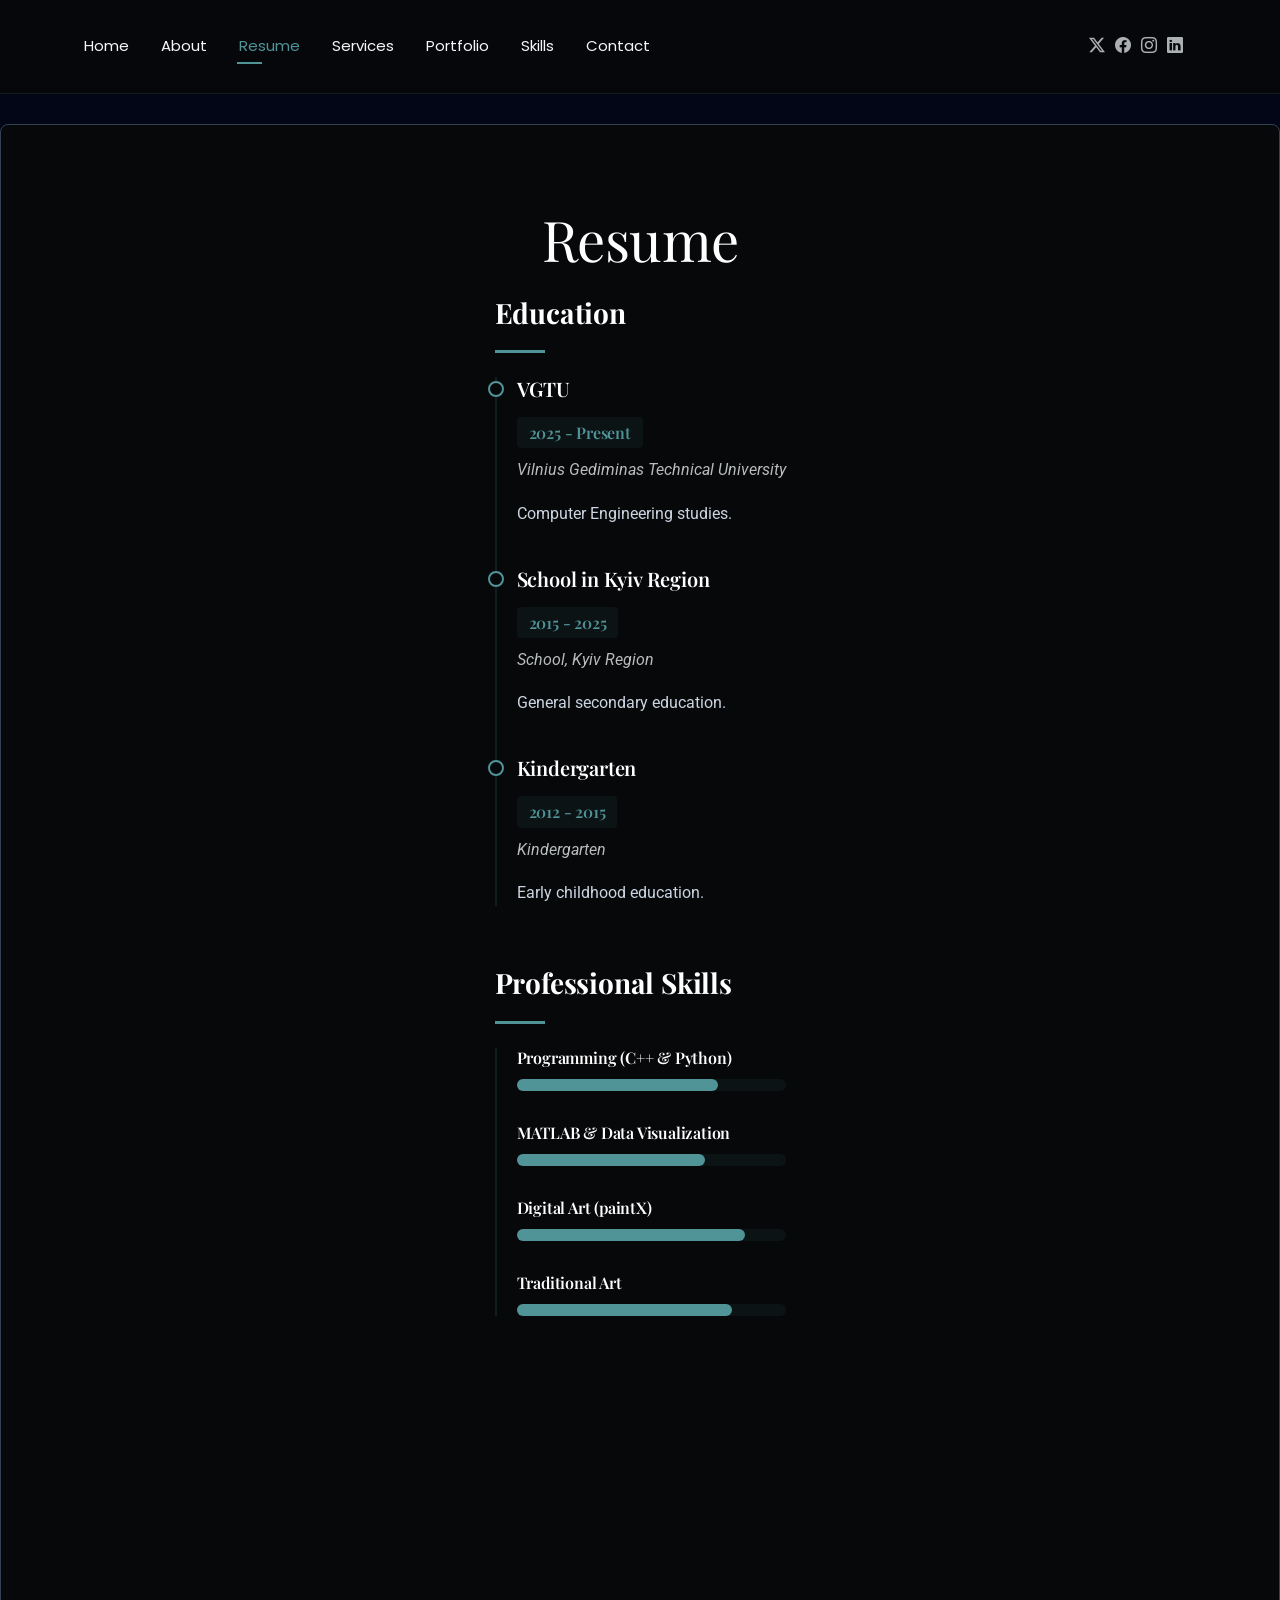
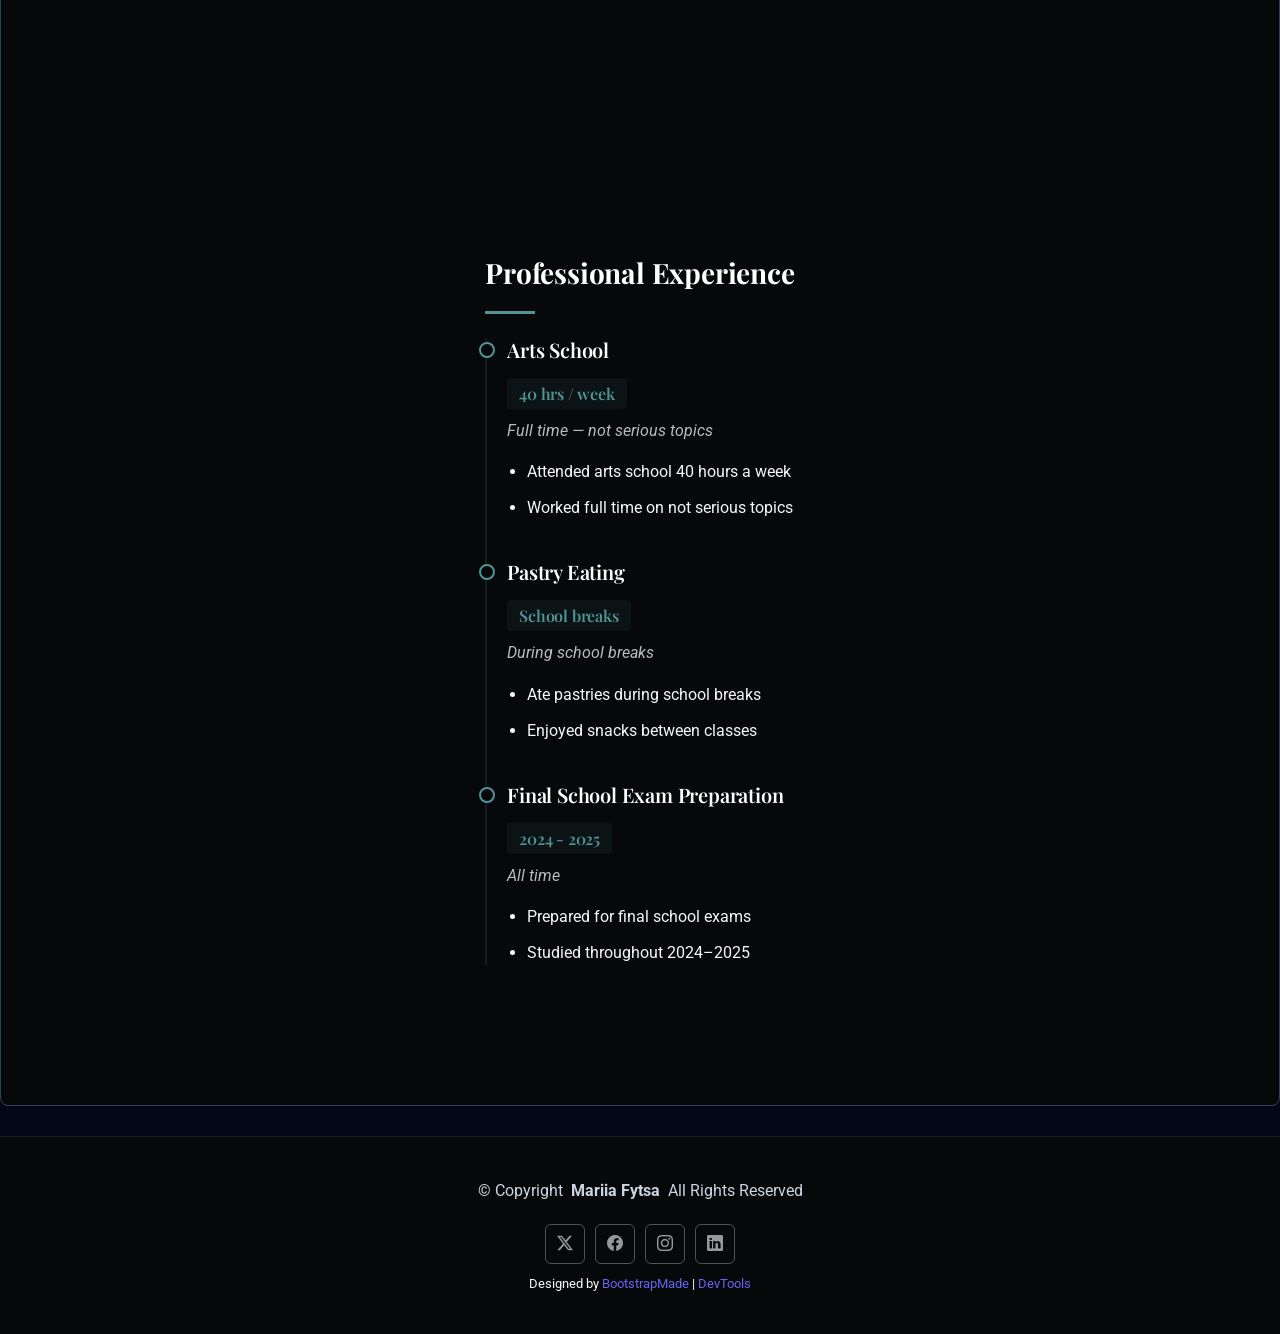
<file: resume.html>
<!DOCTYPE html>
<html lang="en">

<head>
  <meta charset="utf-8">
  <meta content="width=device-width, initial-scale=1.0" name="viewport">
  <title>Resume - FolioOne Bootstrap Template</title>
  <meta name="description" content="">
  <meta name="keywords" content="">

  <!-- Favicons -->
  <link href="assets/img/favicon.png" rel="icon">
  <link href="assets/img/apple-touch-icon.png" rel="apple-touch-icon">

  <!-- Fonts -->
  <link href="https://fonts.googleapis.com" rel="preconnect">
  <link href="https://fonts.gstatic.com" rel="preconnect" crossorigin>
  <link href="https://fonts.googleapis.com/css2?family=Roboto:ital,wght@0,100;0,300;0,400;0,500;0,700;0,900;1,100;1,300;1,400;1,500;1,700;1,900&family=Poppins:ital,wght@0,100;0,200;0,300;0,400;0,500;0,600;0,700;0,800;0,900;1,100;1,200;1,300;1,400;1,500;1,600;1,700;1,800;1,900&family=Raleway:ital,wght@0,100;0,200;0,300;0,400;0,500;0,600;0,700;0,800;0,900;1,100;1,200;1,300;1,400;1,500;1,600;1,700;1,800;1,900&family=Playfair+Display:ital,wght@0,400;0,500;0,600;0,700;1,400;1,500;1,600;1,700&display=swap" rel="stylesheet">

  <!-- Vendor CSS Files -->
  <link href="assets/vendor/bootstrap/css/bootstrap.min.css" rel="stylesheet">
  <link href="assets/vendor/bootstrap-icons/bootstrap-icons.css" rel="stylesheet">
  <link href="assets/vendor/aos/aos.css" rel="stylesheet">
  <link href="assets/vendor/swiper/swiper-bundle.min.css" rel="stylesheet">
  <link href="assets/vendor/glightbox/css/glightbox.min.css" rel="stylesheet">

  <!-- Main CSS File -->
  <link href="assets/css/main.css" rel="stylesheet">

  <!-- Custom CSS File (Laboratory Work 3) -->
  <link href="assets/css/custom.css" rel="stylesheet">

  <!-- =======================================================
  * Template Name: FolioOne
  * Template URL: https://bootstrapmade.com/folioone-bootstrap-portfolio-website-template/
  * Updated: Aug 23 2025 with Bootstrap v5.3.7
  * Author: BootstrapMade.com
  * License: https://bootstrapmade.com/license/
  ======================================================== -->
</head>

<body class="resume-page">

  <header id="header" class="header d-flex align-items-center light-background sticky-top">
    <div class="container position-relative d-flex align-items-center justify-content-between">

      <!-- <a href="index.html" class="logo d-flex align-items-center me-auto me-xl-0">
      <img src="assets/img/logo.webp" alt="">
      <h1 class="sitename">FolioOne</h1> 
    </a> -->

      <nav id="navmenu" class="navmenu">
        <ul>
          <li><a href="index.html">Home</a></li>
          <li><a href="about.html">About</a></li>
          <li><a href="resume.html" class="active">Resume</a></li>
          <li><a href="services.html">Services</a></li>
          <li><a href="portfolio.html">Portfolio</a></li>
          <li><a href="skills.html">Skills</a></li>
          <li><a href="contact.html">Contact</a></li>
        </ul>
        <i class="mobile-nav-toggle d-xl-none bi bi-list"></i>
      </nav>

      <div class="header-social-links">
        <a href="#" class="twitter"><i class="bi bi-twitter-x"></i></a>
        <a href="#" class="facebook"><i class="bi bi-facebook"></i></a>
        <a href="#" class="instagram"><i class="bi bi-instagram"></i></a>
        <a href="#" class="linkedin"><i class="bi bi-linkedin"></i></a>
      </div>

    </div>
  </header>

  <main class="main">

    <!-- Resume Section -->
    <section id="resume" class="resume section">

      <!-- Section Title -->
      <div class="container section-title" data-aos="fade-up">
        <h2>Resume</h2>
      </div><!-- End Section Title -->

      <div class="container" data-aos="fade-up" data-aos-delay="100">

        <div class="row">
          <div class="col-lg-6">

            <!-- Education Section -->
            <div class="resume-item" data-aos="fade-up">
              <h3 class="resume-title">Education</h3>

              <div class="resume-content">
                <article class="education-item">
                  <h4>VGTU</h4>
                  <h5>2025 - Present</h5>
                  <p class="institution"><em>Vilnius Gediminas Technical University</em></p>
                  <p>Computer Engineering studies.</p>
                </article>

                <article class="education-item">
                  <h4>School in Kyiv Region</h4>
                  <h5>2015 - 2025</h5>
                  <p class="institution"><em>School, Kyiv Region</em></p>
                  <p>General secondary education.</p>
                </article>

                <article class="education-item">
                  <h4>Kindergarten</h4>
                  <h5>2012 - 2015</h5>
                  <p class="institution"><em>Kindergarten</em></p>
                  <p>Early childhood education.</p>
                </article>
              </div>
            </div><!-- End Education Section -->

            <!-- Professional Skills Section -->
            <div class="resume-item skills-animation" data-aos="fade-up">
              <h3 class="resume-title">Professional Skills</h3>

              <div class="resume-content">
                <div class="skill-item">
                  <h4>Programming (C++ & Python)</h4>
                  <div class="progress">
                    <div class="progress-bar" role="progressbar" aria-valuenow="75" aria-valuemin="0" aria-valuemax="100"></div>
                  </div>
                </div>

                <div class="skill-item">
                  <h4>MATLAB & Data Visualization</h4>
                  <div class="progress">
                    <div class="progress-bar" role="progressbar" aria-valuenow="70" aria-valuemin="0" aria-valuemax="100"></div>
                  </div>
                </div>

                <div class="skill-item">
                  <h4>Digital Art (paintX)</h4>
                  <div class="progress">
                    <div class="progress-bar" role="progressbar" aria-valuenow="85" aria-valuemin="0" aria-valuemax="100"></div>
                  </div>
                </div>

                <div class="skill-item">
                  <h4>Traditional Art</h4>
                  <div class="progress">
                    <div class="progress-bar" role="progressbar" aria-valuenow="80" aria-valuemin="0" aria-valuemax="100"></div>
                  </div>
                </div>
              </div>
            </div><!-- End Professional Skills Section -->
          </div>

          <div class="col-lg-6">
            <!-- Experience Section -->
            <div class="resume-item" data-aos="fade-up" data-aos-delay="100">
              <h3 class="resume-title">Professional Experience</h3>

              <div class="resume-content">
                <article class="experience-item">
                  <h4>Arts School</h4>
                  <h5>40 hrs / week</h5>
                  <p class="company"><em>Full time — not serious topics</em></p>
                  <ul>
                    <li>Attended arts school 40 hours a week</li>
                    <li>Worked full time on not serious topics</li>
                  </ul>
                </article>

                <article class="experience-item">
                  <h4>Pastry Eating</h4>
                  <h5>School breaks</h5>
                  <p class="company"><em>During school breaks</em></p>
                  <ul>
                    <li>Ate pastries during school breaks</li>
                    <li>Enjoyed snacks between classes</li>
                  </ul>
                </article>

                <article class="experience-item">
                  <h4>Final School Exam Preparation</h4>
                  <h5>2024 - 2025</h5>
                  <p class="company"><em>All time</em></p>
                  <ul>
                    <li>Prepared for final school exams</li>
                    <li>Studied throughout 2024–2025</li>
                  </ul>
                </article>
              </div>
            </div><!-- End Experience Section -->
          </div>
        </div>

      </div>

    </section><!-- /Resume Section -->

  </main>

  <footer id="footer" class="footer">

    <div class="container">
      <div class="copyright text-center ">
        <p>© <span>Copyright</span> <strong class="px-1 sitename">Mariia Fytsa</strong> <span>All Rights Reserved<br></span></p>
      </div>
      <div class="social-links d-flex justify-content-center">
        <a href=""><i class="bi bi-twitter-x"></i></a>
        <a href=""><i class="bi bi-facebook"></i></a>
        <a href=""><i class="bi bi-instagram"></i></a>
        <a href=""><i class="bi bi-linkedin"></i></a>
      </div>
      <div class="credits">
        <!-- All the links in the footer should remain intact. -->
        <!-- You can delete the links only if you've purchased the pro version. -->
        <!-- Licensing information: https://bootstrapmade.com/license/ -->
        <!-- Purchase the pro version with working PHP/AJAX contact form: [buy-url] -->
        Designed by <a href="https://bootstrapmade.com/">BootstrapMade</a> | <a href="https://bootstrapmade.com/tools/">DevTools</a>
      </div>
    </div>

  </footer>

  <!-- Scroll Top -->
  <a href="#" id="scroll-top" class="scroll-top d-flex align-items-center justify-content-center"><i class="bi bi-arrow-up-short"></i></a>

  <!-- Preloader -->
  <div id="preloader"></div>

  <!-- Vendor JS Files -->
  <script src="assets/vendor/bootstrap/js/bootstrap.bundle.min.js"></script>
  <script src="assets/vendor/php-email-form/validate.js"></script>
  <script src="assets/vendor/aos/aos.js"></script>
  <script src="assets/vendor/typed.js/typed.umd.js"></script>
  <script src="assets/vendor/waypoints/noframework.waypoints.js"></script>
  <script src="assets/vendor/purecounter/purecounter_vanilla.js"></script>
  <script src="assets/vendor/swiper/swiper-bundle.min.js"></script>
  <script src="assets/vendor/imagesloaded/imagesloaded.pkgd.min.js"></script>
  <script src="assets/vendor/isotope-layout/isotope.pkgd.min.js"></script>
  <script src="assets/vendor/glightbox/js/glightbox.min.js"></script>

  <!-- Main JS File -->
  <script src="assets/js/main.js"></script>

</body>

</html>
</file>
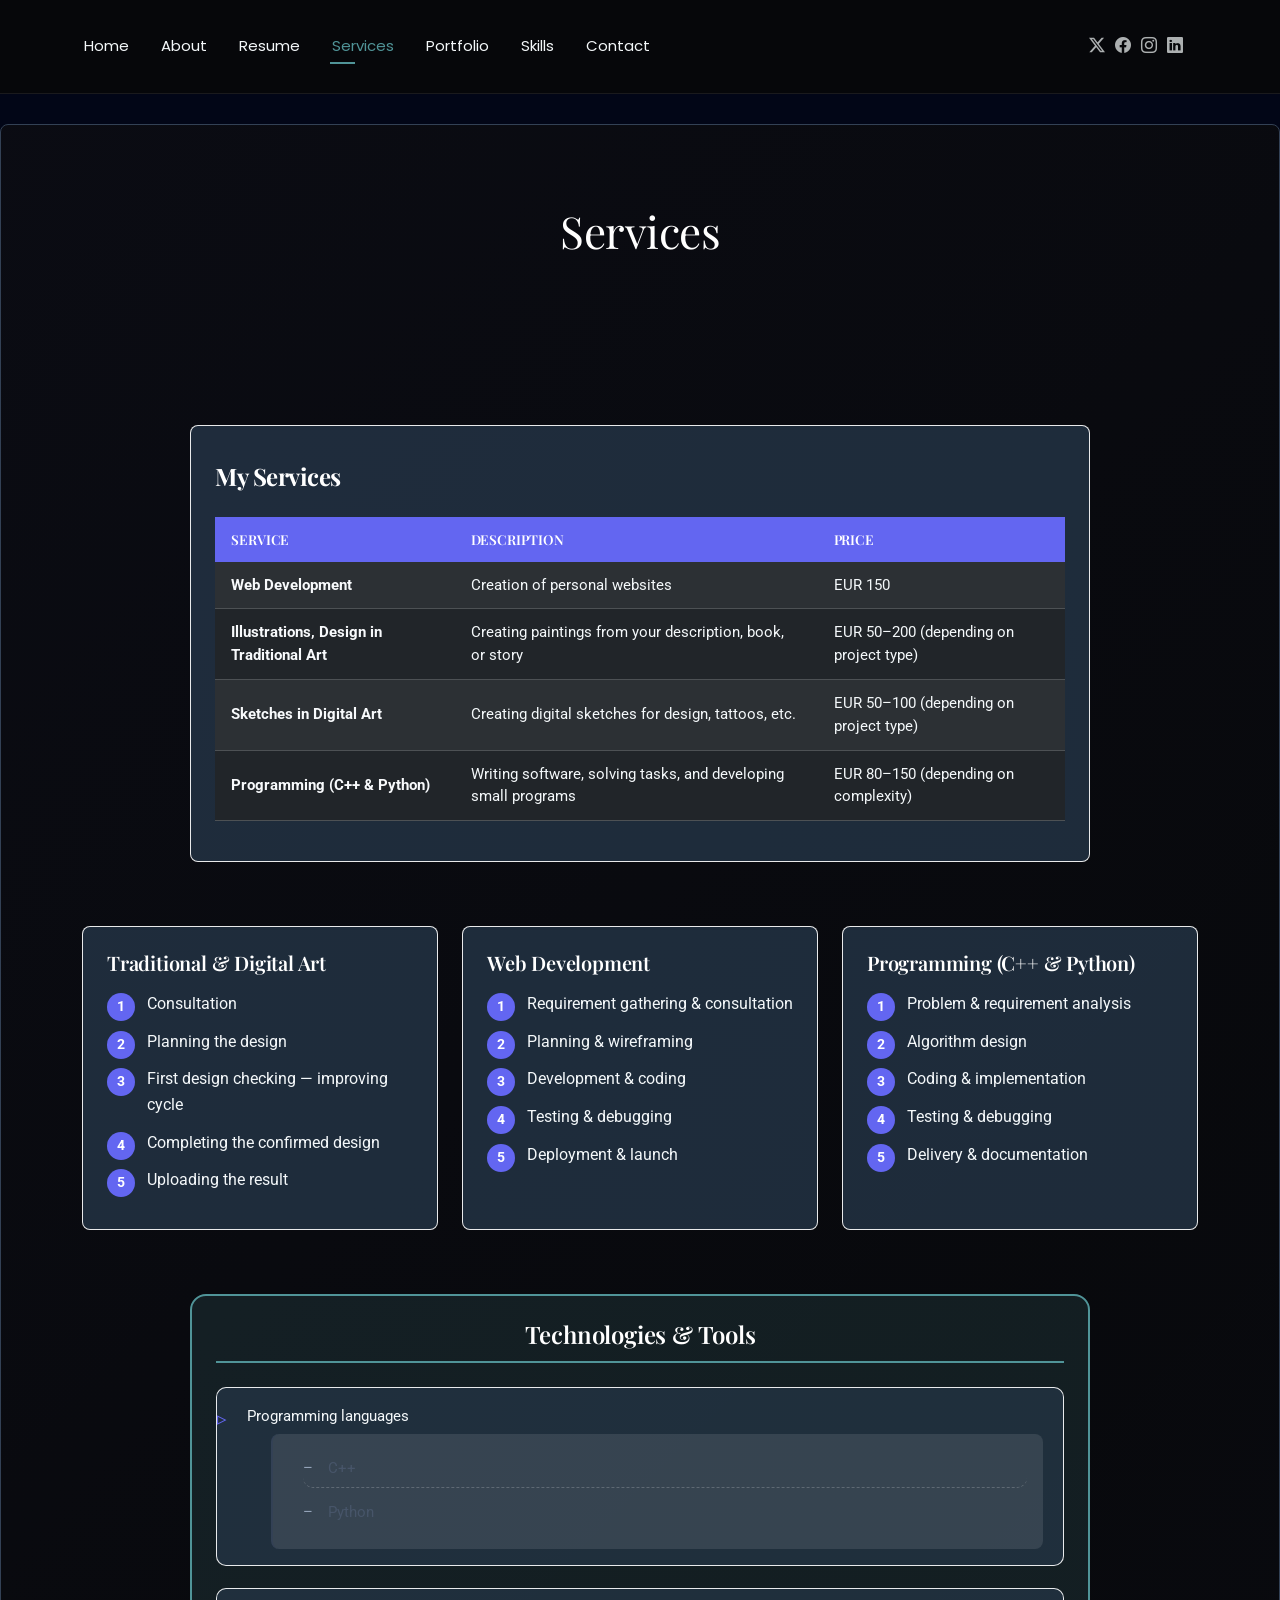
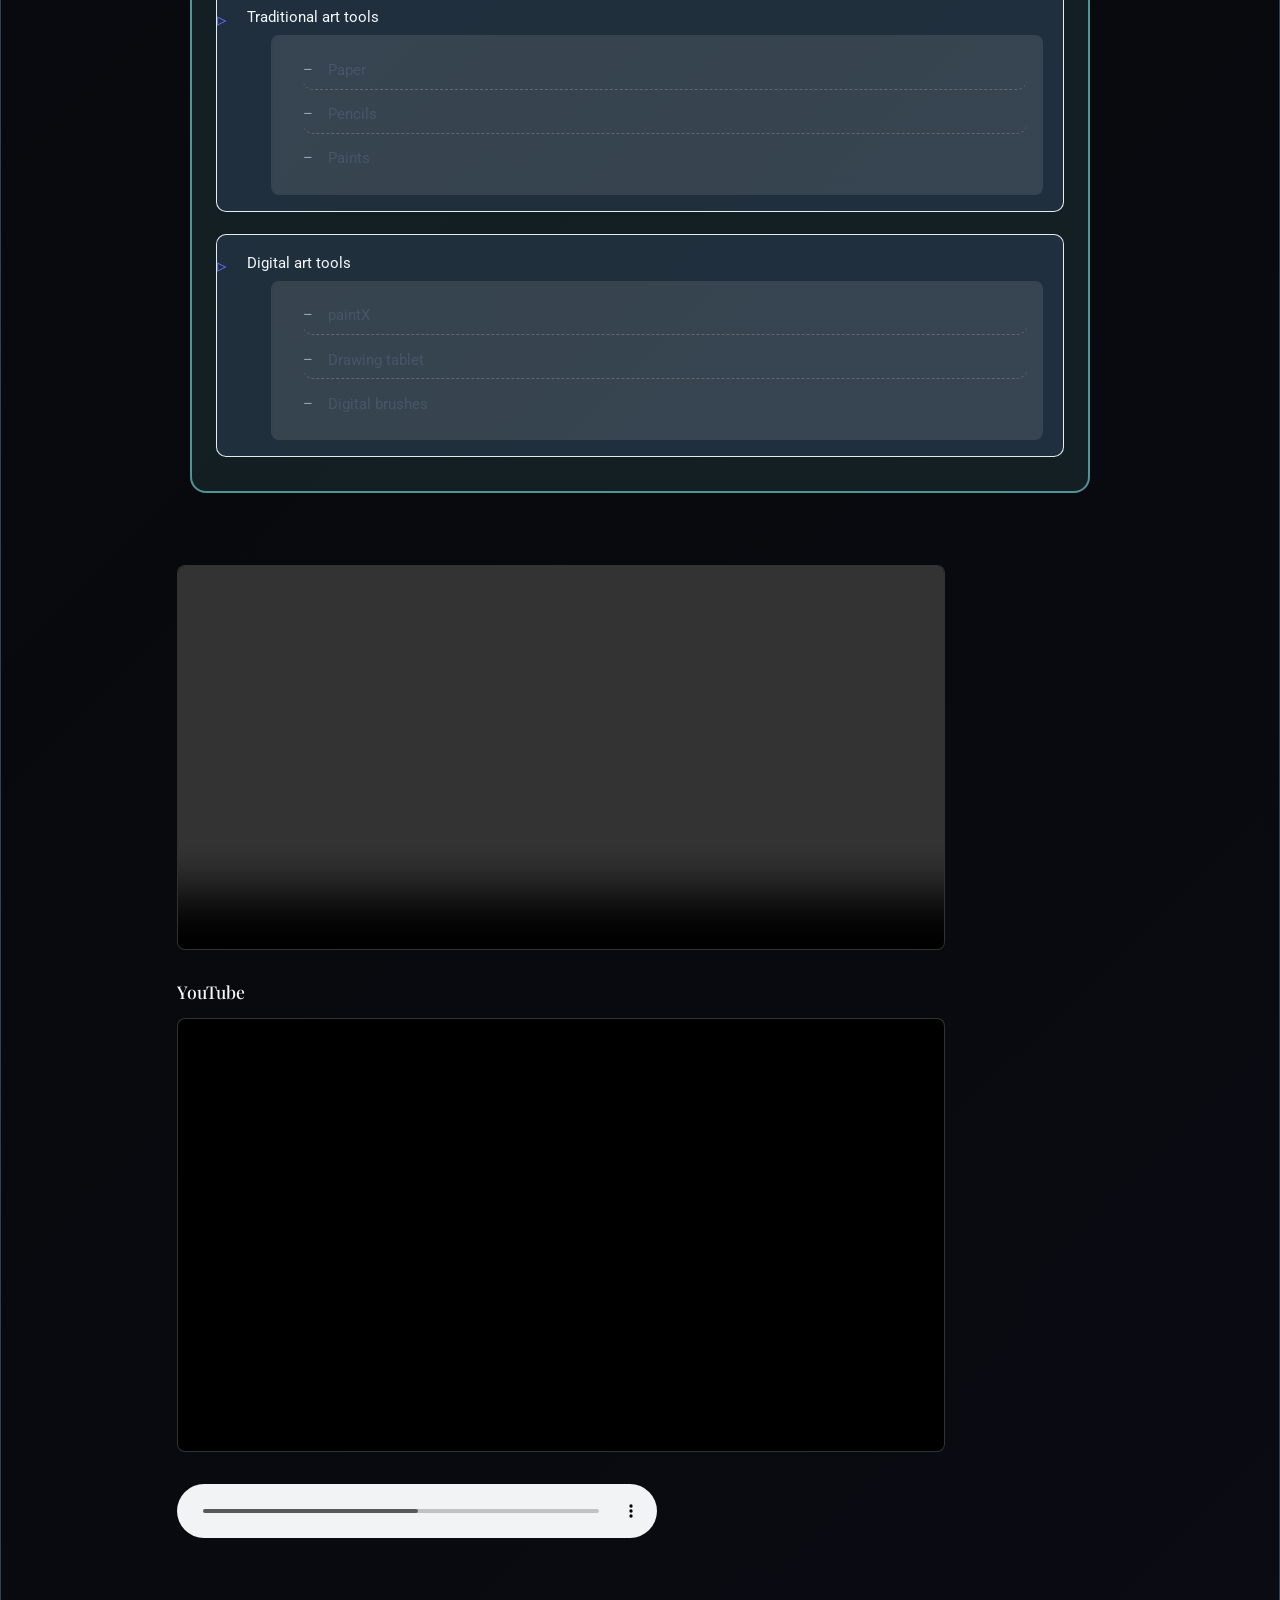
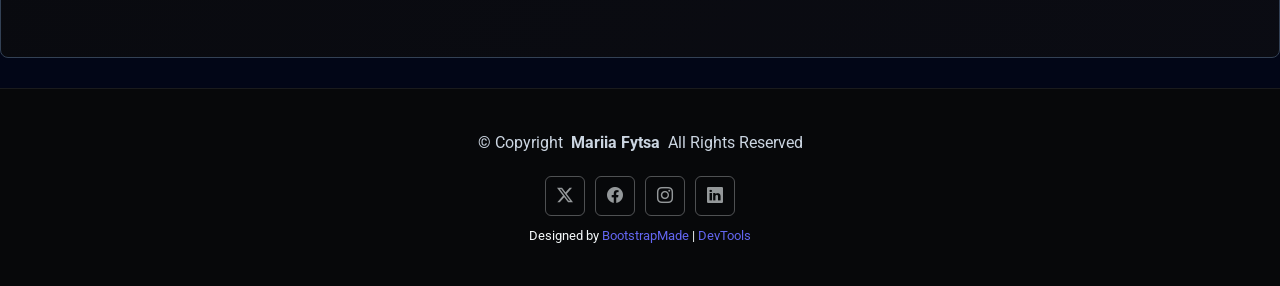
<file: services.html>
<!DOCTYPE html>
<html lang="en">

<head>
  <meta charset="utf-8">
  <meta content="width=device-width, initial-scale=1.0" name="viewport">
  <title>Services - FolioOne Bootstrap Template</title>
  <meta name="description" content="">
  <meta name="keywords" content="">

  <!-- Favicons -->
  <link href="assets/img/favicon.png" rel="icon">
  <link href="assets/img/apple-touch-icon.png" rel="apple-touch-icon">

  <!-- Fonts -->
  <link href="https://fonts.googleapis.com" rel="preconnect">
  <link href="https://fonts.gstatic.com" rel="preconnect" crossorigin>
  <link href="https://fonts.googleapis.com/css2?family=Roboto:ital,wght@0,100;0,300;0,400;0,500;0,700;0,900;1,100;1,300;1,400;1,500;1,700;1,900&family=Poppins:ital,wght@0,100;0,200;0,300;0,400;0,500;0,600;0,700;0,800;0,900;1,100;1,200;1,300;1,400;1,500;1,600;1,700;1,800;1,900&family=Raleway:ital,wght@0,100;0,200;0,300;0,400;0,500;0,600;0,700;0,800;0,900;1,100;1,200;1,300;1,400;1,500;1,600;1,700;1,800;1,900&family=Playfair+Display:ital,wght@0,400;0,500;0,600;0,700;1,400;1,500;1,600;1,700&display=swap" rel="stylesheet">

  <!-- Vendor CSS Files -->
  <link href="assets/vendor/bootstrap/css/bootstrap.min.css" rel="stylesheet">
  <link href="assets/vendor/bootstrap-icons/bootstrap-icons.css" rel="stylesheet">
  <link href="assets/vendor/aos/aos.css" rel="stylesheet">
  <link href="assets/vendor/swiper/swiper-bundle.min.css" rel="stylesheet">
  <link href="assets/vendor/glightbox/css/glightbox.min.css" rel="stylesheet">

  <!-- Main CSS File -->
  <link href="assets/css/main.css" rel="stylesheet">

  <!-- Custom CSS File (Laboratory Work 3) -->
  <link href="assets/css/custom.css" rel="stylesheet">

  <!-- =======================================================
  * Template Name: FolioOne
  * Template URL: https://bootstrapmade.com/folioone-bootstrap-portfolio-website-template/
  * Updated: Aug 23 2025 with Bootstrap v5.3.7
  * Author: BootstrapMade.com
  * License: https://bootstrapmade.com/license/
  ======================================================== -->
</head>

<body class="services-page">

  <header id="header" class="header d-flex align-items-center light-background sticky-top">
    <div class="container position-relative d-flex align-items-center justify-content-between">

      <!-- <a href="index.html" class="logo d-flex align-items-center me-auto me-xl-0">
      <img src="assets/img/logo.webp" alt="">
      <h1 class="sitename">FolioOne</h1> 
    </a> -->

      <nav id="navmenu" class="navmenu">
        <ul>
          <li><a href="index.html">Home</a></li>
          <li><a href="about.html">About</a></li>
          <li><a href="resume.html">Resume</a></li>
          <li><a href="services.html" class="active">Services</a></li>
          <li><a href="portfolio.html">Portfolio</a></li>
          <li><a href="skills.html">Skills</a></li>
          <li><a href="contact.html">Contact</a></li>
        </ul>
        <i class="mobile-nav-toggle d-xl-none bi bi-list"></i>
      </nav>

      <div class="header-social-links">
        <a href="#" class="twitter"><i class="bi bi-twitter-x"></i></a>
        <a href="#" class="facebook"><i class="bi bi-facebook"></i></a>
        <a href="#" class="instagram"><i class="bi bi-instagram"></i></a>
        <a href="#" class="linkedin"><i class="bi bi-linkedin"></i></a>
      </div>

    </div>
  </header>

  <main class="main">

    <!-- Services Section with animated gradient background (Lab 10 complementary) -->
    <section id="services" class="services section services-gradient-bg">

      <!-- Section Title -->
      <div class="container section-title" data-aos="fade-up">
        <h2 class="headline">Services</h2>
      </div><!-- End Section Title -->

      <div class="container" data-aos="fade-up" data-aos-delay="100">

        <!-- Services Table (Mandatory Task 2) -->
        <div class="row justify-content-center gy-4">
          <div class="col-lg-10">
            <div class="services-table-container">
              <table class="table table-dark table-striped table-hover align-middle caption-top">
                <caption>My Services</caption>
                <thead>
                  <tr>
                    <th scope="col">Service</th>
                    <th scope="col">Description</th>
                    <th scope="col">Price</th>
                  </tr>
                </thead>
                <tbody>
                  <tr>
                    <td><strong>Web Development</strong></td>
                    <td>Creation of personal websites</td>
                    <td>EUR 150</td>
                  </tr>
                  <tr>
                    <td><strong>Illustrations, Design in Traditional Art</strong></td>
                    <td>Creating paintings from your description, book, or story</td>
                    <td>EUR 50–200 (depending on project type)</td>
                  </tr>
                  <tr>
                    <td><strong>Sketches in Digital Art</strong></td>
                    <td>Creating digital sketches for design, tattoos, etc.</td>
                    <td>EUR 50–100 (depending on project type)</td>
                  </tr>
                  <tr>
                    <td><strong>Programming (C++ & Python)</strong></td>
                    <td>Writing software, solving tasks, and developing small programs</td>
                    <td>EUR 80–150 (depending on complexity)</td>
                  </tr>
                </tbody>
              </table>
            </div>
          </div>
        </div>

      </div>

      <!-- Service Process / Stages (Mandatory Task 3b - Ordered Lists) -->
      <div class="container" data-aos="fade-up" data-aos-delay="200">
        <div class="row g-4">
          <div class="col-md-4">
            <div class="service-stages">
              <h3>Traditional & Digital Art</h3>
              <ol>
                <li>Consultation</li>
                <li>Planning the design</li>
                <li>First design checking — improving cycle</li>
                <li>Completing the confirmed design</li>
                <li>Uploading the result</li>
              </ol>
            </div>
          </div>

          <div class="col-md-4">
            <div class="service-stages">
              <h3>Web Development</h3>
              <ol>
                <li>Requirement gathering & consultation</li>
                <li>Planning & wireframing</li>
                <li>Development & coding</li>
                <li>Testing & debugging</li>
                <li>Deployment & launch</li>
              </ol>
            </div>
          </div>

          <div class="col-md-4">
            <div class="service-stages">
              <h3>Programming (C++ & Python)</h3>
              <ol>
                <li>Problem & requirement analysis</li>
                <li>Algorithm design</li>
                <li>Coding & implementation</li>
                <li>Testing & debugging</li>
                <li>Delivery & documentation</li>
              </ol>
            </div>
          </div>
        </div>
      </div>

      <!-- Technologies & Tools (Mandatory Task 3a - Unordered List with Nested List) -->
      <div class="container" data-aos="fade-up" data-aos-delay="300">
        <div class="row justify-content-center">
          <div class="col-lg-10">
            <div class="tech-tools-section">
              <div class="tech-tools-card">
                <h3>Technologies & Tools</h3>
                <ul class="tech-tools-list">
                  <li>Programming languages
                    <ul class="nested-list">
                      <li>C++</li>
                      <li>Python</li>
                    </ul>
                  </li>
                  <li>Traditional art tools
                    <ul class="nested-list">
                      <li>Paper</li>
                      <li>Pencils</li>
                      <li>Paints</li>
                    </ul>
                  </li>
                  <li>Digital art tools
                    <ul class="nested-list">
                      <li>paintX</li>
                      <li>Drawing tablet</li>
                      <li>Digital brushes</li>
                    </ul>
                  </li>
                </ul>
              </div>
            </div>

            <!-- Media Content (Complementary Task 1) -->
            <div class="row g-4 mt-5">
              <div class="col-lg-10">
                <div class="media-section">

                  <div class="media-item mb-4">
                    <video controls width="100%" max-width="720" style="border-radius: 8px; border: 1px solid color-mix(in srgb, var(--default-color), transparent 80%); background: #000;">
                      <source src="assets/media/7534244-hd_1920_1080_25fps.mp4" type="video/mp4">
                      Your browser does not support the video tag.
                    </video>
                  </div>

                  <div class="media-item mb-4">
                    <h4>YouTube</h4>
                    <div class="youtube-wrapper" style="position: relative; padding-bottom: 56.25%; height: 0; overflow: none; border-radius: 8px; border: 1px solid color-mix(in srgb, var(--default-color), transparent 80%);">
                      <iframe src="https://www.youtube.com/embed/BoUVIhtqjAw" title="YouTube video" frameborder="0" allow="accelerometer; autoplay; clipboard-write; encrypted-media; gyroscope; picture-in-picture; web-share" allowfullscreen style="position: absolute; top: 0; left: 0; width: 100%; height: 100%; border-radius: 8px;"></iframe>
                    </div>
                  </div>

                  <div class="media-item">
                    <audio controls width="100%" style="width: 100%; max-width: 480px;">
                      <source src="assets/media/spinopel-quartz-clock-ticking-one-minute-253102.mp3" type="audio/mpeg">
                      Your browser does not support the audio tag.
                    </audio>
                  </div>
                </div>
              </div>
            </div>
          </div>
        </div>

      </div>

    </section><!-- /Services Section -->

  </main>

  <footer id="footer" class="footer">

    <div class="container">
      <div class="copyright text-center ">
        <p>© <span>Copyright</span> <strong class="px-1 sitename">Mariia Fytsa</strong> <span>All Rights Reserved<br></span></p>
      </div>
      <div class="social-links d-flex justify-content-center">
        <a href=""><i class="bi bi-twitter-x"></i></a>
        <a href=""><i class="bi bi-facebook"></i></a>
        <a href=""><i class="bi bi-instagram"></i></a>
        <a href=""><i class="bi bi-linkedin"></i></a>
      </div>
      <div class="credits">
        <!-- All the links in the footer should remain intact. -->
        <!-- You can delete the links only if you've purchased the pro version. -->
        <!-- Licensing information: https://bootstrapmade.com/license/ -->
        <!-- Purchase the pro version with working PHP/AJAX contact form: [buy-url] -->
        Designed by <a href="https://bootstrapmade.com/">BootstrapMade</a> | <a href="https://bootstrapmade.com/tools/">DevTools</a>
      </div>
    </div>

  </footer>

  <!-- Scroll Top -->
  <a href="#" id="scroll-top" class="scroll-top d-flex align-items-center justify-content-center"><i class="bi bi-arrow-up-short"></i></a>

  <!-- Preloader -->
  <div id="preloader"></div>

  <!-- Vendor JS Files -->
  <script src="assets/vendor/bootstrap/js/bootstrap.bundle.min.js"></script>
  <script src="assets/vendor/php-email-form/validate.js"></script>
  <script src="assets/vendor/aos/aos.js"></script>
  <script src="assets/vendor/typed.js/typed.umd.js"></script>
  <script src="assets/vendor/waypoints/noframework.waypoints.js"></script>
  <script src="assets/vendor/purecounter/purecounter_vanilla.js"></script>
  <script src="assets/vendor/swiper/swiper-bundle.min.js"></script>
  <script src="assets/vendor/imagesloaded/imagesloaded.pkgd.min.js"></script>
  <script src="assets/vendor/isotope-layout/isotope.pkgd.min.js"></script>
  <script src="assets/vendor/glightbox/js/glightbox.min.js"></script>

  <!-- Main JS File -->
  <script src="assets/js/main.js"></script>

</body>

</html>
</file>
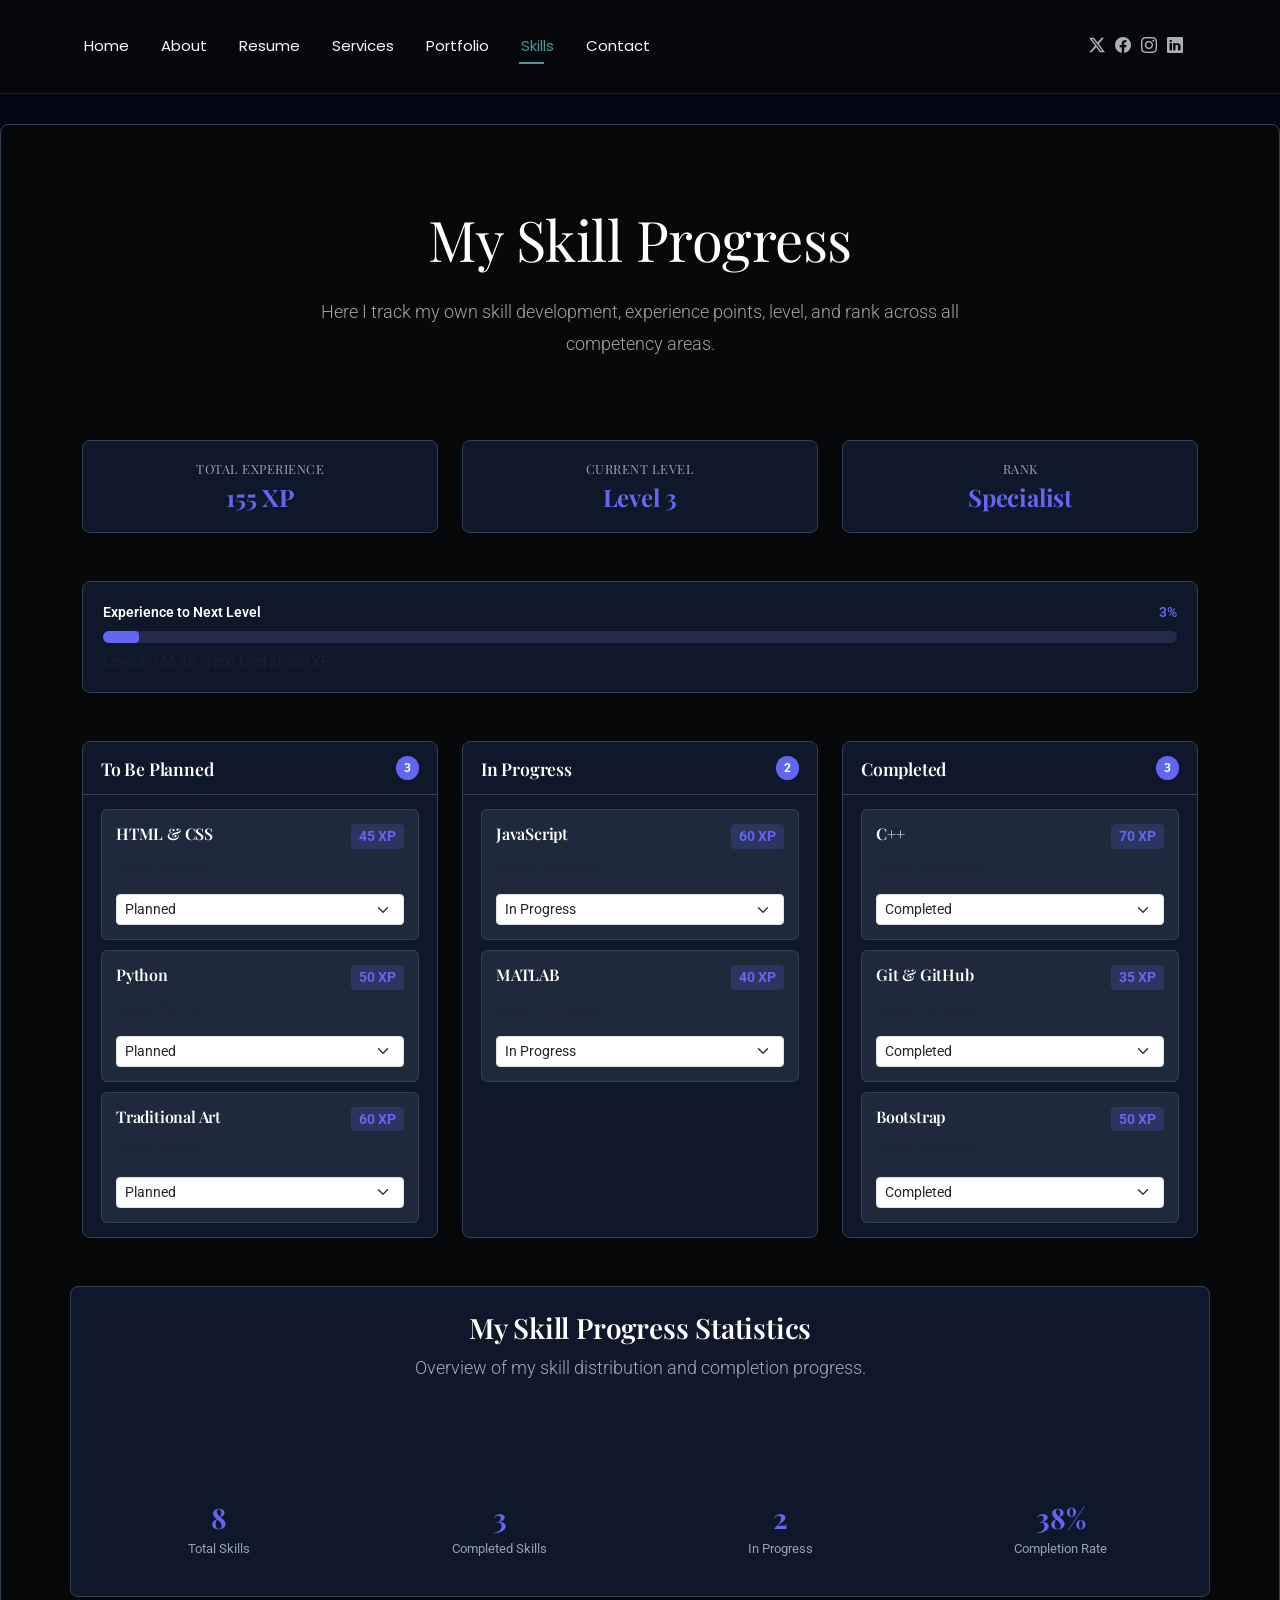
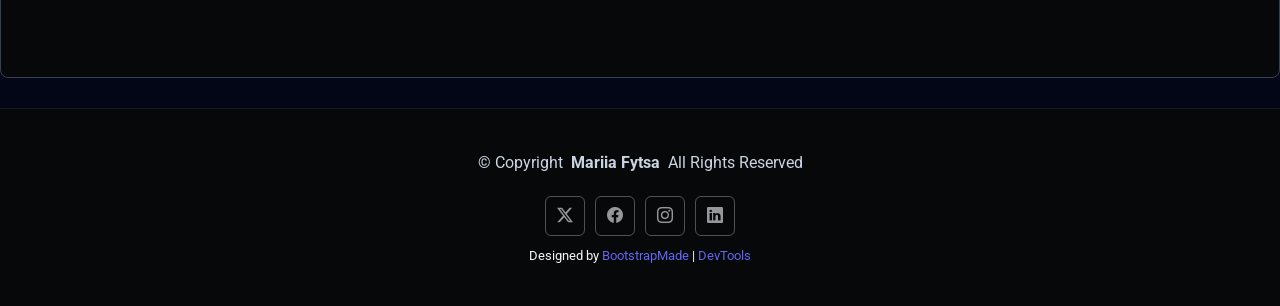
<file: skills.html>
<!DOCTYPE html>
<html lang="en">

<head>
  <meta charset="utf-8">
  <meta content="width=device-width, initial-scale=1.0" name="viewport">
  <title>Skills - User Competency Progress Module</title>
  <meta name="description" content="">
  <meta name="keywords" content="">

  <!-- Favicons -->
  <link href="assets/img/favicon.png" rel="icon">
  <link href="assets/img/apple-touch-icon.png" rel="apple-touch-icon">

  <!-- Fonts -->
  <link href="https://fonts.googleapis.com" rel="preconnect">
  <link href="https://fonts.gstatic.com" rel="preconnect" crossorigin>
  <link href="https://fonts.googleapis.com/css2?family=Roboto:ital,wght@0,100;0,300;0,400;0,500;0,700;0,900;1,100;1,300;1,400;1,500;1,700;1,900&family=Poppins:ital,wght@0,100;0,200;0,200;0,300;0,400;0,500;0,600;0,700;0,800;0,900;1,100;1,200;1,300;1,400;1,500;1,600;1,700;1,800;1,900&family=Raleway:ital,wght@0,100;0,200;0,300;0,400;0,500;0,600;0,700;0,800;0,900;1,100;1,200;1,300;1,400;1,500;1,600;0,700;0,800;0,900;1,100;1,200;1,300;1,400;1,500;1,600;1,700;1,800;1,900&family=Playfair+Display:ital,wght@0,400;0,500;0,600;0,700;1,400;1,500;1,600;1,700&display=swap" rel="stylesheet">

  <!-- Vendor CSS Files -->
  <link href="assets/vendor/bootstrap/css/bootstrap.min.css" rel="stylesheet">
  <link href="assets/vendor/bootstrap-icons/bootstrap-icons.css" rel="stylesheet">
  <link href="assets/vendor/aos/aos.css" rel="stylesheet">
  <link href="assets/vendor/swiper/swiper-bundle.min.css" rel="stylesheet">
  <link href="assets/vendor/glightbox/css/glightbox.min.css" rel="stylesheet">

  <!-- Main CSS File -->
  <link href="assets/css/main.css" rel="stylesheet">

  <!-- Custom CSS File (Laboratory Work 3 & 10) -->
  <link href="assets/css/custom.css" rel="stylesheet">

  <!-- =======================================================
  * Template Name: FolioOne
  * Template URL: https://bootstrapmade.com/folioone-bootstrap-portfolio-website-template/
  * Updated: Aug 23 2025 with Bootstrap v5.3.7
  * Author: BootstrapMade.com
  * License: https://bootstrapmade.com/license/
  ======================================================== -->
</head>

<body class="skills-page">

  <header id="header" class="header d-flex align-items-center light-background sticky-top">
    <div class="container position-relative d-flex align-items-center justify-content-between">

      <!-- <a href="index.html" class="logo d-flex align-items-center me-auto me-xl-0">
      <img src="assets/img/logo.webp" alt="">
      <h1 class="sitename">FolioOne</h1> 
    </a> -->

      <nav id="navmenu" class="navmenu">
        <ul>
          <li><a href="index.html">Home</a></li>
          <li><a href="about.html">About</a></li>
          <li><a href="resume.html">Resume</a></li>
          <li><a href="services.html">Services</a></li>
          <li><a href="portfolio.html">Portfolio</a></li>
          <li><a href="skills.html" class="active">Skills</a></li>
          <li><a href="contact.html">Contact</a></li>
        </ul>
        <i class="mobile-nav-toggle d-xl-none bi bi-list"></i>
      </nav>

      <div class="header-social-links">
        <a href="#" class="twitter"><i class="bi bi-twitter-x"></i></a>
        <a href="#" class="facebook"><i class="bi bi-facebook"></i></a>
        <a href="#" class="instagram"><i class="bi bi-instagram"></i></a>
        <a href="#" class="linkedin"><i class="bi bi-linkedin"></i></a>
      </div>

    </div>
  </header>

  <main class="main">

    <!-- User Competency Progress Module Section (Laboratory Work 10) -->
    <section id="skills" class="skills section">

      <!-- Section Title -->
      <div class="container section-title" data-aos="fade-up">
        <h2>My Skill Progress</h2>
        <p>Here I track my own skill development, experience points, level, and rank across all competency areas.</p>
      </div><!-- End Section Title -->

      <div class="container" data-aos="fade-up" data-aos-delay="100">

        <!-- Experience Points, Level, and Rank (Task 3) -->
        <div class="xp-stats-row row gy-4 mb-5">
          <div class="col-md-4">
            <div class="stat-card text-center">
              <h6 class="stat-label">Total Experience</h6>
              <h3 class="stat-value" id="totalXp">155 XP</h3>
            </div>
          </div>
          <div class="col-md-4">
            <div class="stat-card text-center">
              <h6 class="stat-label">Current Level</h6>
              <h3 class="stat-value" id="currentLevel">Level 3</h3>
            </div>
          </div>
          <div class="col-md-4">
            <div class="stat-card text-center">
              <h6 class="stat-label">Rank</h6>
              <h3 class="stat-value" id="currentRank">Specialist</h3>
            </div>
          </div>
        </div>

        <!-- Experience Point Progress Bar (Task 4) -->
        <div class="progress-section mb-5">
          <div class="progress-header d-flex justify-content-between mb-2">
            <span class="progress-label">Experience to Next Level</span>
            <span class="progress-percent" id="progressPercent">3%</span>
          </div>
          <div class="progress" style="height: 12px; border-radius: 6px; background: rgba(167, 139, 250, 0.15);">
            <div id="xpProgressBar" class="progress-bar" role="progressbar" style="width: 3%;" aria-valuenow="3" aria-valuemin="0" aria-valuemax="100"></div>
          </div>
          <div class="progress-detail mt-2 text-muted small">
            Level 3: <span id="currentXpForLevel">155</span> XP · Next level at <span id="nextLevelXp">300</span> XP
          </div>
        </div>

        <!-- Skill Kanban Board (Task 2) - cards generated dynamically by JavaScript (Lab 12) -->
        <div class="kanban-board row g-4">
          <div class="col-lg-4">
            <div class="kanban-column">
              <div class="kanban-header">
                <h3>To Be Planned</h3>
                <span class="kanban-count" id="count-planned">0</span>
              </div>
              <div class="kanban-cards" id="column-planned"></div>
            </div>
          </div>

          <div class="col-lg-4">
            <div class="kanban-column">
              <div class="kanban-header">
                <h3>In Progress</h3>
                <span class="kanban-count" id="count-inprogress">0</span>
              </div>
              <div class="kanban-cards" id="column-inprogress"></div>
            </div>
          </div>

          <div class="col-lg-4">
            <div class="kanban-column">
              <div class="kanban-header">
                <h3>Completed</h3>
                <span class="kanban-count" id="count-completed">0</span>
              </div>
              <div class="kanban-cards" id="column-completed"></div>
            </div>
          </div>
        </div>

      </div>

      <!-- User Skill Progress Statistics Area (Task 5) -->
      <div class="container statistics-area mt-5" data-aos="fade-up" data-aos-delay="200">
        <div class="row section-title text-center mb-4">
          <div class="col-12">
            <h3>My Skill Progress Statistics</h3>
            <p>Overview of my skill distribution and completion progress.</p>
          </div>
        </div>
        <div class="row g-4">
          <div class="col-md-6 col-lg-3">
            <div class="stat-item text-center">
              <h4 class="stat-number" id="statTotalSkills">8</h4>
              <p class="stat-label">Total Skills</p>
            </div>
          </div>
          <div class="col-md-6 col-lg-3">
            <div class="stat-item text-center">
              <h4 class="stat-number" id="statCompletedSkills">3</h4>
              <p class="stat-label">Completed Skills</p>
            </div>
          </div>
          <div class="col-md-6 col-lg-3">
            <div class="stat-item text-center">
              <h4 class="stat-number" id="statInProgressSkills">2</h4>
              <p class="stat-label">In Progress</p>
            </div>
          </div>
          <div class="col-md-6 col-lg-3">
            <div class="stat-item text-center">
              <h4 class="stat-number" id="statCompletionRate">38%</h4>
              <p class="stat-label">Completion Rate</p>
            </div>
          </div>
        </div>
      </div>

    </section><!-- /User Competency Progress Module Section -->

  </main>

  <footer id="footer" class="footer">

    <div class="container">
      <div class="copyright text-center ">
        <p>© <span>Copyright</span> <strong class="px-1 sitename">Mariia Fytsa</strong> <span>All Rights Reserved<br></span></p>
      </div>
      <div class="social-links d-flex justify-content-center">
        <a href=""><i class="bi bi-twitter-x"></i></a>
        <a href=""><i class="bi bi-facebook"></i></a>
        <a href=""><i class="bi bi-instagram"></i></a>
        <a href=""><i class="bi bi-linkedin"></i></a>
      </div>
      <div class="credits">
        <!-- All the links in the footer should remain intact. -->
        <!-- You can delete the links only if you've purchased the pro version. -->
        <!-- Licensing information: https://bootstrapmade.com/license/ -->
        <!-- Purchase the pro version with working PHP/AJAX contact form: [buy-url] -->
        Designed by <a href="https://bootstrapmade.com/">BootstrapMade</a> | <a href="https://bootstrapmade.com/tools/">DevTools</a>
      </div>
    </div>

  </footer>

  <!-- Scroll Top -->
  <a href="#" id="scroll-top" class="scroll-top d-flex align-items-center justify-content-center"><i class="bi bi-arrow-up-short"></i></a>

  <!-- Preloader -->
  <div id="preloader"></div>

  <!-- Vendor JS Files -->
  <script src="assets/vendor/bootstrap/js/bootstrap.bundle.min.js"></script>
  <script src="assets/vendor/php-email-form/validate.js"></script>
  <script src="assets/vendor/aos/aos.js"></script>
  <script src="assets/vendor/typed.js/typed.umd.js"></script>
  <script src="assets/vendor/waypoints/noframework.waypoints.js"></script>
  <script src="assets/vendor/purecounter/purecounter_vanilla.js"></script>
  <script src="assets/vendor/swiper/swiper-bundle.min.js"></script>
  <script src="assets/vendor/imagesloaded/imagesloaded.pkgd.min.js"></script>
  <script src="assets/vendor/isotope-layout/isotope.pkgd.min.js"></script>
  <script src="assets/vendor/glightbox/js/glightbox.min.js"></script>

  <!-- Main JS File -->
  <script src="assets/js/main.js"></script>

  <!-- Custom JS File (Laboratory Work 11 & 12) -->
  <script src="assets/js/custom.js"></script>

</body>

</html>
</file>
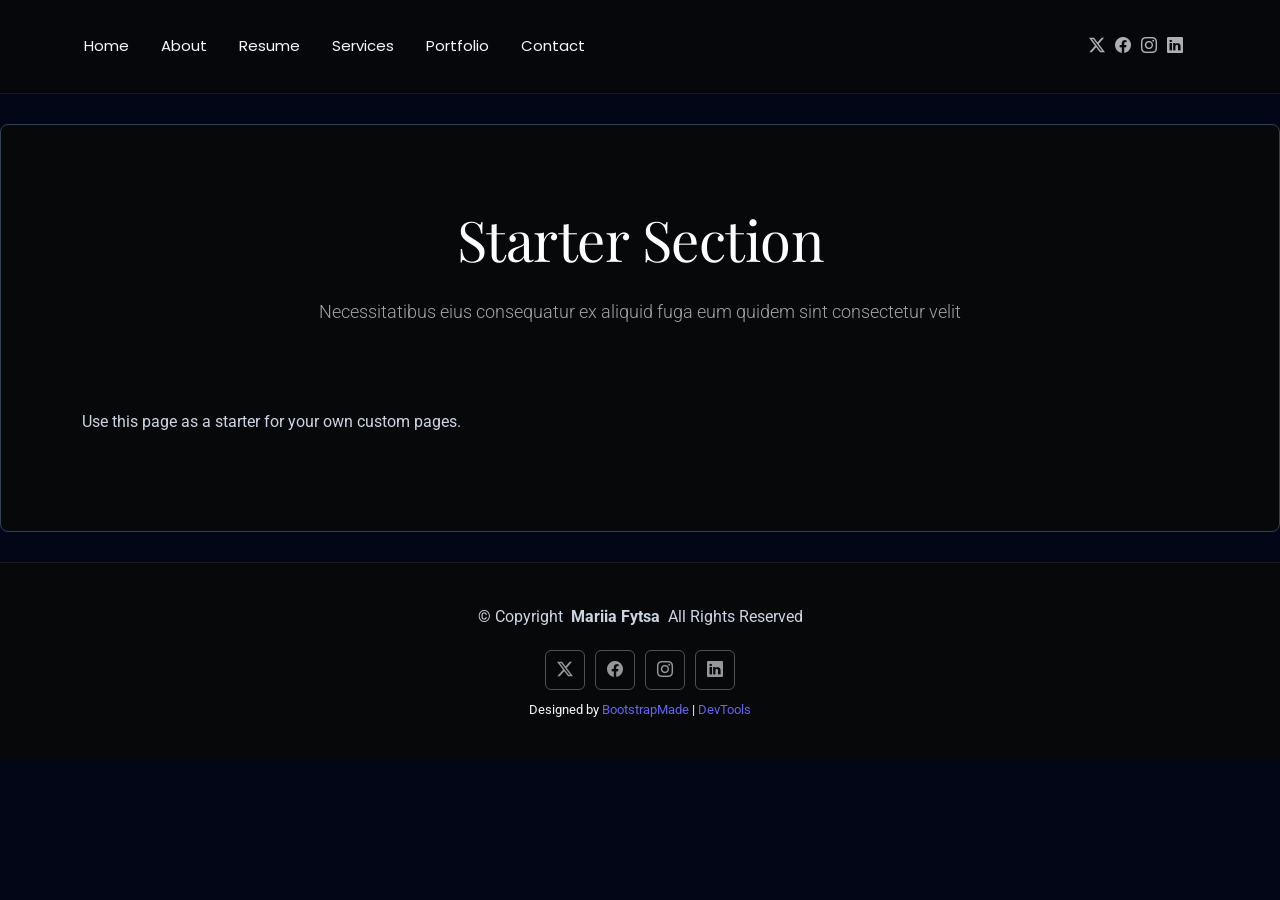
<file: starter-page.html>
<!DOCTYPE html>
<html lang="en">

<head>
  <meta charset="utf-8">
  <meta content="width=device-width, initial-scale=1.0" name="viewport">
  <title>Starter Page - FolioOne Bootstrap Template</title>
  <meta name="description" content="">
  <meta name="keywords" content="">

  <!-- Favicons -->
  <link href="assets/img/favicon.png" rel="icon">
  <link href="assets/img/apple-touch-icon.png" rel="apple-touch-icon">

  <!-- Fonts -->
  <link href="https://fonts.googleapis.com" rel="preconnect">
  <link href="https://fonts.gstatic.com" rel="preconnect" crossorigin>
  <link href="https://fonts.googleapis.com/css2?family=Roboto:ital,wght@0,100;0,300;0,400;0,500;0,700;0,900;1,100;1,300;1,400;1,500;1,700;1,900&family=Poppins:ital,wght@0,100;0,200;0,300;0,400;0,500;0,600;0,700;0,800;0,900;1,100;1,200;1,300;1,400;1,500;1,600;1,700;1,800;1,900&family=Raleway:ital,wght@0,100;0,200;0,300;0,400;0,500;0,600;0,700;0,800;0,900;1,100;1,200;1,300;1,400;1,500;1,600;1,700;1,800;1,900&family=Playfair+Display:ital,wght@0,400;0,500;0,600;0,700;1,400;1,500;1,600;1,700&display=swap" rel="stylesheet">

  <!-- Vendor CSS Files -->
  <link href="assets/vendor/bootstrap/css/bootstrap.min.css" rel="stylesheet">
  <link href="assets/vendor/bootstrap-icons/bootstrap-icons.css" rel="stylesheet">
  <link href="assets/vendor/aos/aos.css" rel="stylesheet">
  <link href="assets/vendor/swiper/swiper-bundle.min.css" rel="stylesheet">
  <link href="assets/vendor/glightbox/css/glightbox.min.css" rel="stylesheet">

  <!-- Main CSS File -->
  <link href="assets/css/main.css" rel="stylesheet">

  <!-- Custom CSS File (Laboratory Work 3) -->
  <link href="assets/css/custom.css" rel="stylesheet">

  <!-- =======================================================
  * Template Name: FolioOne
  * Template URL: https://bootstrapmade.com/folioone-bootstrap-portfolio-website-template/
  * Updated: Aug 23 2025 with Bootstrap v5.3.7
  * Author: BootstrapMade.com
  * License: https://bootstrapmade.com/license/
  ======================================================== -->
</head>

<body class="starter-page-page">

  <header id="header" class="header d-flex align-items-center light-background sticky-top">
    <div class="container position-relative d-flex align-items-center justify-content-between">

      <!-- <a href="index.html" class="logo d-flex align-items-center me-auto me-xl-0">
      <img src="assets/img/logo.webp" alt="">
      <h1 class="sitename">FolioOne</h1> 
    </a> -->

      <nav id="navmenu" class="navmenu">
        <ul>
          <li><a href="index.html">Home</a></li>
          <li><a href="about.html">About</a></li>
          <li><a href="resume.html">Resume</a></li>
          <li><a href="services.html">Services</a></li>
          <li><a href="portfolio.html">Portfolio</a></li>
          <li><a href="contact.html">Contact</a></li>
        </ul>
        <i class="mobile-nav-toggle d-xl-none bi bi-list"></i>
      </nav>

      <div class="header-social-links">
        <a href="#" class="twitter"><i class="bi bi-twitter-x"></i></a>
        <a href="#" class="facebook"><i class="bi bi-facebook"></i></a>
        <a href="#" class="instagram"><i class="bi bi-instagram"></i></a>
        <a href="#" class="linkedin"><i class="bi bi-linkedin"></i></a>
      </div>

    </div>
  </header>

  <main class="main">

    <!-- Starter Section Section -->
    <section id="starter-section" class="starter-section section">

      <!-- Section Title -->
      <div class="container section-title" data-aos="fade-up">
        <h2>Starter Section</h2>
        <p>Necessitatibus eius consequatur ex aliquid fuga eum quidem sint consectetur velit</p>
      </div><!-- End Section Title -->

      <div class="container" data-aos="fade-up">
        <p>Use this page as a starter for your own custom pages.</p>
      </div>

    </section><!-- /Starter Section Section -->

  </main>

  <footer id="footer" class="footer">

    <div class="container">
      <div class="copyright text-center ">
        <p>© <span>Copyright</span> <strong class="px-1 sitename">Mariia Fytsa</strong> <span>All Rights Reserved<br></span></p>
      </div>
      <div class="social-links d-flex justify-content-center">
        <a href=""><i class="bi bi-twitter-x"></i></a>
        <a href=""><i class="bi bi-facebook"></i></a>
        <a href=""><i class="bi bi-instagram"></i></a>
        <a href=""><i class="bi bi-linkedin"></i></a>
      </div>
      <div class="credits">
        <!-- All the links in the footer should remain intact. -->
        <!-- You can delete the links only if you've purchased the pro version. -->
        <!-- Licensing information: https://bootstrapmade.com/license/ -->
        <!-- Purchase the pro version with working PHP/AJAX contact form: [buy-url] -->
        Designed by <a href="https://bootstrapmade.com/">BootstrapMade</a> | <a href="https://bootstrapmade.com/tools/">DevTools</a>
      </div>
    </div>

  </footer>

  <!-- Scroll Top -->
  <a href="#" id="scroll-top" class="scroll-top d-flex align-items-center justify-content-center"><i class="bi bi-arrow-up-short"></i></a>

  <!-- Preloader -->
  <div id="preloader"></div>

  <!-- Vendor JS Files -->
  <script src="assets/vendor/bootstrap/js/bootstrap.bundle.min.js"></script>
  <script src="assets/vendor/php-email-form/validate.js"></script>
  <script src="assets/vendor/aos/aos.js"></script>
  <script src="assets/vendor/typed.js/typed.umd.js"></script>
  <script src="assets/vendor/waypoints/noframework.waypoints.js"></script>
  <script src="assets/vendor/purecounter/purecounter_vanilla.js"></script>
  <script src="assets/vendor/swiper/swiper-bundle.min.js"></script>
  <script src="assets/vendor/imagesloaded/imagesloaded.pkgd.min.js"></script>
  <script src="assets/vendor/isotope-layout/isotope.pkgd.min.js"></script>
  <script src="assets/vendor/glightbox/js/glightbox.min.js"></script>

  <!-- Main JS File -->
  <script src="assets/js/main.js"></script>

</body>

</html>
</file>
<file: assets/css/custom.css>
/* ========================================================
   custom.css - Laboratory Work 3 Custom Stylesheet
   Loaded AFTER main.css to override template styles
   ======================================================== */

/* --------------------------------------------------------
   2. Typography Styles
   -------------------------------------------------------- */

/* 2a. Change the font family used on the website */
:root {
  --default-font: -apple-system, BlinkMacSystemFont, "Segoe UI", Roboto, "Helvetica Neue", Arial, sans-serif;
  --heading-font: "Playfair Display", "Georgia", serif;

  /* Refined accent palette - one clear accent color */
  --accent: #6366f1;          /* indigo - primary accent */
  --accent-hover: #4f46e5;    /* darker indigo on hover */
  --accent-text-dark: #0f172a; /* dark text for light buttons */
  --muted: #94a3b8;           /* lighter slate for secondary text */
  --border: #334155;          /* darker border for dark theme */
  --surface: #0f172a;         /* dark slate card surface */
}

/* Use system font for body - clean and human */
body {
  font-family: var(--default-font);
  color: #f1f5f9;
  background-color: #020617;
}

/* 2b. Change heading styles (h1-h6) - visually different from original */
h1,
h2,
h3,
h4,
h5,
h6 {
  font-family: var(--heading-font);
  color: #ffffff;
  letter-spacing: -0.2px;
  line-height: 1.2;
}

h1 {
  font-size: 2.75rem;
  font-weight: 700;
}

h2 {
  font-size: 2.25rem;
  font-weight: 600;
}

h3 {
  font-size: 1.75rem;
  font-weight: 600;
}

h4 {
  font-size: 1.35rem;
  font-weight: 500;
}

h5 {
  font-size: 1.15rem;
  font-weight: 500;
}

h6 {
  font-size: 1rem;
  font-weight: 400;
}

/* 2c. Update paragraph styles */
p {
  font-family: var(--default-font);
  font-size: 1rem;
  line-height: 1.7;
  color: #cbd5e1;
}

/* 2d. Headings and paragraphs visually different from original template - done above */

/* --------------------------------------------------------
   3. Component Styles
   -------------------------------------------------------- */

/* 3a. Buttons and their pseudo-classes (:hover, :active) */
.btn,
.btn-primary,
.btn-outline,
.btn-ghost {
  font-family: var(--default-font);
  font-weight: 500;
  letter-spacing: -0.1px;
  border-radius: 6px;
  transition: all 0.2s ease;
}

.btn:hover,
.btn-primary:hover,
.btn-outline:hover,
.btn-ghost:hover {
  background-color: var(--accent-hover) !important;
  border-color: var(--accent-hover) !important;
  color: #ffffff !important;
  transform: none;
  box-shadow: none;
}

.btn:active,
.btn-primary:active,
.btn-outline:active,
.btn-ghost:active {
  transform: none;
  box-shadow: none;
}

/* 3b. Links */
a {
  color: var(--accent);
  transition: color 0.2s ease;
}

a:hover {
  color: var(--accent-hover);
}

/* 3c. Components visually different from original template - done above */

/* --------------------------------------------------------
   4. Spacing and Layout
   -------------------------------------------------------- */

/* 4a. Margin and padding changes for About, Resume, Portfolio sections */
#about,
#resume,
#portfolio {
  padding: 80px 0;
}

#about .container,
#resume .container,
#portfolio .container {
  padding: 0 20px;
}

#about .intro-content {
  padding: 0;
  margin-bottom: 40px;
}

#resume .resume-item {
  margin-bottom: 3rem;
  padding: 0;
}

#portfolio .portfolio-card {
  padding: 20px;
  margin: 12px;
}

/* 4b. Content blocks: subtle borders instead of heavy shadows */
.section {
  border: 1px solid var(--border);
  border-radius: 8px;
  box-shadow: none;
  margin: 30px 0;
}

.skill-box,
.service-item,
.portfolio-card {
  border: 1px solid var(--border);
  border-radius: 8px;
  box-shadow: none;
  transition: all 0.2s ease;
  display: flex;
  flex-direction: column;
  height: 100%;
}

/* Equal-height skill boxes in About/Resume sections */
.skills-animation .row {
  display: flex;
  flex-wrap: wrap;
}

.skills-animation .col-md-6,
.skills-animation .col-lg-3 {
  display: flex;
}

.skills-animation .skill-box {
  flex: 1;
  display: flex;
  flex-direction: column;
}

.skill-box:hover,
.service-item:hover,
.portfolio-card:hover {
  border-color: var(--accent);
  box-shadow: none;
  transform: none;
}

/* Portfolio filter buttons - plain text styling */
.portfolio-filters {
  display: flex;
  gap: 10px;
  justify-content: center;
  flex-wrap: wrap;
  margin-bottom: 24px;
}

.portfolio-filters li {
  cursor: pointer;
  padding: 6px 14px;
  background: transparent;
  border: 1px solid var(--border);
  border-radius: 6px;
  color: #cbd5e1;
  font-weight: 500;
  font-size: 0.9rem;
  text-transform: capitalize;
  transition: all 0.2s ease;
  user-select: none;
  white-space: nowrap;
}

.portfolio-filters li:hover:not(.filter-active) {
  color: var(--accent);
  border-color: var(--accent);
  background: rgba(99, 102, 241, 0.1);
}

.portfolio-filters li.filter-active {
  color: #ffffff;
  background: var(--accent);
  border-color: var(--accent);
}

/* --------------------------------------------------------
   5. Update styles of 2 selected website components
   -------------------------------------------------------- */

/* Selected Component 1: Portfolio cards */
.portfolio-img {
  border-radius: 8px;
  overflow: hidden;
  border: none;
}

.portfolio-img img {
  border-radius: 6px;
  filter: none;
  transition: transform 0.3s ease;
}

.portfolio-img:hover img {
  filter: none;
  transform: scale(1.02);
}

.portfolio-info h4 {
  color: #ffffff;
  font-family: var(--heading-font);
}

/* Selected Component 2: Skill boxes / progress bars */
.progress-bar {
  background-color: var(--accent);
  border-radius: 4px;
}

.skill-item h4 {
  color: #ffffff;
  font-family: var(--heading-font);
}

/* Resume columns - centered */
#resume .row {
  display: flex;
  justify-content: center;
  gap: 480px;
  flex-wrap: wrap;
}

#resume .col-lg-6 {
  flex: 0 0 auto;
  width: auto;
  max-width: 480px;
}

#resume .resume-item {
  margin-bottom: 60px;
}

/* --------------------------------------------------------
   6. Contrast and readability
   -------------------------------------------------------- */
/* Indigo accent on dark background with light text for readability. */

/* ========================================================
   COMPLEMENTARY TASK - Services.html (Laboratory Work 8)
   ======================================================== */

/* 1a. Ordered and unordered lists with pseudo-elements/counters */
.services ol {
  counter-reset: service-step;
  list-style: none;
  padding-left: 0;
}

.services ol li {
  counter-increment: service-step;
  position: relative;
  padding-left: 40px;
  margin-bottom: 12px;
}

.services ol li::before {
  content: counter(service-step);
  position: absolute;
  left: 0;
  top: 2px;
  width: 28px;
  height: 28px;
  background: var(--accent);
  color: #ffffff;
  border-radius: 50%;
  text-align: center;
  line-height: 28px;
  font-weight: 700;
  font-size: 0.9rem;
}

.services ul.tech-tools-list {
  list-style: none;
  padding-left: 0;
}

.services ul.tech-tools-list > li {
  position: relative;
  padding-left: 30px;
  margin-bottom: 10px;
}

.services ul.tech-tools-list > li::before {
  content: "▹";
  position: absolute;
  left: 0;
  color: var(--accent);
  font-size: 1.2rem;
}

/* 1b. Nested list visually different from main list */
.services ul.nested-list {
  list-style: none;
  padding-left: 30px;
  margin-top: 6px;
  border-left: 2px solid var(--border);
}

.services ul.nested-list li {
  position: relative;
  padding-left: 25px;
  margin-bottom: 6px;
  font-size: 0.95rem;
  color: #475569;
}

.services ul.nested-list li::before {
  content: "–";
  position: absolute;
  left: 0;
  color: var(--muted);
}

/* 2a. Table header row visually distinct */
.services table caption {
  caption-side: top;
  font-family: var(--heading-font);
  font-size: 1.5rem;
  color: #ffffff;
  margin-bottom: 15px;
  text-align: left;
}

.services table thead th {
  background: var(--accent) !important;
  color: #ffffff !important;
  font-family: var(--heading-font);
  font-weight: 600;
  letter-spacing: -0.1px;
  border: none;
  padding: 12px 16px;
}

.services table thead th::after {
  display: none;
}

/* 2b. Zebra striping and hover effect on rows */
.services table tbody tr:nth-child(even) {
  background: rgba(99, 102, 241, 0.03);
}

.services table tbody tr:hover {
  background: rgba(99, 102, 241, 0.06);
  transform: none;
  transition: none;
}

/* 2c. Consistent cell padding and centre-align table content */
.services table th,
.services table td {
  padding: 12px 16px;
  text-align: left;
  vertical-align: middle;
}

.services table td strong {
  color: #f8fafc;
  text-align: left;
  display: block;
}

/* ========================================================
   LABORATORY WORK 10 - User Competency Progress Module
   ======================================================== */

/* XP Stats Row */
.xp-stats-row .stat-card {
  background: var(--surface);
  border: 1px solid var(--border);
  border-radius: 8px;
  padding: 20px 16px;
  box-shadow: none;
}

.xp-stats-row .stat-label {
  font-size: 0.8rem;
  text-transform: uppercase;
  letter-spacing: 0.5px;
  color: var(--muted);
  margin-bottom: 6px;
}

.xp-stats-row .stat-value {
  font-size: 1.5rem;
  font-weight: 700;
  color: var(--accent);
  margin: 0;
}

/* Progress Section */
.progress-section {
  background: var(--surface);
  border: 1px solid var(--border);
  border-radius: 8px;
  padding: 20px;
  box-shadow: none;
}

.progress-header {
  font-size: 0.9rem;
  font-weight: 600;
  color: #ffffff;
}

.progress-percent {
  color: var(--accent);
}

.progress-detail {
  color: #cbd5e1;
}

/* Kanban Board */
.kanban-board {
  margin-bottom: 32px;
}

.kanban-column {
  background: var(--surface);
  border: 1px solid var(--border);
  border-radius: 8px;
  display: flex;
  flex-direction: column;
  height: 100%;
  box-shadow: none;
}

.kanban-header {
  display: flex;
  justify-content: space-between;
  align-items: center;
  padding: 14px 18px;
  border-bottom: 1px solid var(--border);
}

.kanban-header h3 {
  margin: 0;
  font-size: 1.1rem;
  font-weight: 600;
  color: #ffffff;
}

.kanban-count {
  background: var(--accent);
  color: #ffffff;
  font-size: 0.75rem;
  font-weight: 700;
  padding: 3px 8px;
  border-radius: 12px;
}

.kanban-cards {
  padding: 14px 18px;
  display: flex;
  flex-direction: column;
  gap: 10px;
  min-height: 160px;
}

/* Skill Cards */
.skill-card {
  background: #1e293b;
  border: 1px solid var(--border);
  border-radius: 6px;
  padding: 14px;
  transition: all 0.2s ease;
}

.skill-card:hover {
  transform: none;
  border-color: var(--accent);
  box-shadow: none;
}

.skill-header {
  display: flex;
  justify-content: space-between;
  align-items: start;
}

.skill-name {
  font-size: 1rem;
  font-weight: 600;
  color: #ffffff;
  margin: 0;
}

.skill-xp {
  font-size: 0.85rem;
  font-weight: 700;
  color: var(--accent);
  background: rgba(99, 102, 241, 0.2);
  padding: 2px 8px;
  border-radius: 4px;
}

.skill-status {
  margin: 4px 0 0 0;
  font-size: 0.8rem;
  color: var(--muted);
}

/* Statistics Area */
.statistics-area {
  background: var(--surface);
  border: 1px solid var(--border);
  border-radius: 8px;
  padding: 24px 20px;
  box-shadow: none;
}

.statistics-area .stat-item {
  padding: 12px;
}

.statistics-area .stat-number {
  font-size: 1.75rem;
  font-weight: 700;
  color: var(--accent);
  margin: 0 0 4px 0;
}

.statistics-area .stat-label {
  font-size: 0.8rem;
  color: var(--muted);
  margin: 0;
}

@media (max-width: 768px) {
  .kanban-board {
    flex-direction: column;
  }

  .kanban-column {
    min-height: auto;
    margin-bottom: 20px;
  }
}

/* ========================================================
   LABORATORY WORK 10 - Complementary Task
   ======================================================== */

/* Services section: subtle gradient background */
.services-gradient-bg {
  position: relative;
  overflow: hidden;
}

.services-gradient-bg::before {
  content: "";
  position: absolute;
  top: 0;
  left: 0;
  width: 100%;
  height: 100%;
  background: linear-gradient(
    135deg,
    rgba(99, 102, 241, 0.04) 0%,
    rgba(99, 102, 241, 0.01) 50%,
    rgba(99, 102, 241, 0.04) 100%
  );
  z-index: 0;
}

.services-gradient-bg > * {
  position: relative;
  z-index: 1;
}

/* About section: CSS shapes - static, clean */
.about-shapes {
  position: relative;
  margin-top: 48px;
}

.shape {
  position: absolute;
  opacity: 0.5;
}

.shape.circle {
  background: var(--accent);
  border-radius: 50%;
}

.shape.triangle {
  width: 0;
  height: 0;
  border-left: 20px solid transparent;
  border-right: 20px solid transparent;
  border-bottom: 35px solid var(--accent);
  border-radius: 0;
}

.shape.square {
  background: rgba(99, 102, 241, 0.3);
  border-radius: 6px;
}

.shape-1 {
  width: 70px;
  height: 70px;
  top: -20px;
  left: 8%;
}

.shape-2 {
  width: 50px;
  height: 50px;
  bottom: -15px;
  right: 8%;
}

.shape-3 {
  width: 90px;
  height: 90px;
  top: 35%;
  left: 4%;
}

/* End Laboratory Work 10 - Complementary Task */

/* End Laboratory Work 10 */
</file>
<file: assets/css/main.css>
/**
* Template Name: FolioOne
* Template URL: https://bootstrapmade.com/folioone-bootstrap-portfolio-website-template/
* Updated: Aug 23 2025 with Bootstrap v5.3.7
* Author: BootstrapMade.com
* License: https://bootstrapmade.com/license/
*/

/*--------------------------------------------------------------
# Font & Color Variables
# Help: https://bootstrapmade.com/color-system/
--------------------------------------------------------------*/
/* Fonts */
:root {
  --default-font: "Roboto",  system-ui, -apple-system, "Segoe UI", Roboto, "Helvetica Neue", Arial, "Noto Sans", "Liberation Sans", sans-serif, "Apple Color Emoji", "Segoe UI Emoji", "Segoe UI Symbol", "Noto Color Emoji";
  --heading-font: "Raleway",  sans-serif;
  --nav-font: "Poppins",  sans-serif;
}

/* Global Colors - The following color variables are used throughout the website. Updating them here will change the color scheme of the entire website */
:root { 
  --background-color: #07080A; /* Background color for the entire website, including individual sections */
  --default-color: #F4F8FA; /* Default color used for the majority of the text content across the entire website */
  --heading-color: #ffffff; /* Color for headings, subheadings and title throughout the website */
  --accent-color: #509498; /* Accent color that represents your brand on the website. It's used for buttons, links, and other elements that need to stand out */
  --surface-color: #283B4F; /* The surface color is used as a background of boxed elements within sections, such as cards, icon boxes, or other elements that require a visual separation from the global background. */
  --contrast-color: #ffffff; /* Contrast color for text, ensuring readability against backgrounds of accent, heading, or default colors. */
}

/* Nav Menu Colors - The following color variables are used specifically for the navigation menu. They are separate from the global colors to allow for more customization options */
:root {
  --nav-color: #F4F8FA;  /* The default color of the main navmenu links */
  --nav-hover-color: #509498; /* Applied to main navmenu links when they are hovered over or active */
  --nav-mobile-background-color: #283B4F; /* Used as the background color for mobile navigation menu */
  --nav-dropdown-background-color: #07080A; /* Used as the background color for dropdown items that appear when hovering over primary navigation items */
  --nav-dropdown-color: #F4F8FA; /* Used for navigation links of the dropdown items in the navigation menu. */
  --nav-dropdown-hover-color: #509498; /* Similar to --nav-hover-color, this color is applied to dropdown navigation links when they are hovered over. */
}

/* Color Presets - These classes override global colors when applied to any section or element, providing reuse of the sam color scheme. */

.light-background {
  --background-color: #07080A;
  --surface-color: #283B4F;
}

.dark-background {
  --background-color: #07080A;
  --default-color: #F4F8FA;
  --heading-color: #ffffff;
  --surface-color: #283B4F;
  --contrast-color: #ffffff;
}

/* Smooth scroll */
:root {
  scroll-behavior: smooth;
}

/*--------------------------------------------------------------
# General Styling & Shared Classes
--------------------------------------------------------------*/
body {
  color: var(--default-color);
  background-color: var(--background-color);
  font-family: var(--default-font);
}

a {
  color: var(--accent-color);
  text-decoration: none;
  transition: 0.3s;
}

a:hover {
  color: color-mix(in srgb, var(--accent-color), transparent 25%);
  text-decoration: none;
}

h1,
h2,
h3,
h4,
h5,
h6 {
  color: var(--heading-color);
  font-family: var(--heading-font);
}

/* PHP Email Form Messages
------------------------------*/
.php-email-form .error-message {
  display: none;
  background: #df1529;
  color: #ffffff;
  text-align: left;
  padding: 15px;
  margin-bottom: 24px;
  font-weight: 600;
}

.php-email-form .sent-message {
  display: none;
  color: #ffffff;
  background: #059652;
  text-align: center;
  padding: 15px;
  margin-bottom: 24px;
  font-weight: 600;
}

.php-email-form .loading {
  display: none;
  background: var(--surface-color);
  text-align: center;
  padding: 15px;
  margin-bottom: 24px;
}

.php-email-form .loading:before {
  content: "";
  display: inline-block;
  border-radius: 50%;
  width: 24px;
  height: 24px;
  margin: 0 10px -6px 0;
  border: 3px solid var(--accent-color);
  border-top-color: var(--surface-color);
  animation: php-email-form-loading 1s linear infinite;
}

@keyframes php-email-form-loading {
  0% {
    transform: rotate(0deg);
  }

  100% {
    transform: rotate(360deg);
  }
}

/*--------------------------------------------------------------
# Global Header
--------------------------------------------------------------*/
.header {
  --background-color: rgba(7, 8, 10, 0.95);
  color: var(--default-color);
  background-color: var(--background-color);
  padding: 20px 0;
  transition: all 0.5s;
  z-index: 997;
  border-bottom: 1px solid color-mix(in srgb, var(--default-color), transparent 92%);
}

.header .logo {
  line-height: 1;
}

.header .logo img {
  max-height: 36px;
  margin-right: 8px;
}

.header .logo h1 {
  font-size: 32px;
  margin: 0;
  font-weight: 400;
  color: var(--heading-color);
}

.header .header-social-links {
  padding-right: 15px;
}

.header .header-social-links a {
  color: color-mix(in srgb, var(--default-color), transparent 30%);
  padding-left: 6px;
  display: inline-block;
  transition: 0.3s;
  font-size: 16px;
}

.header .header-social-links a:hover {
  color: var(--default-color);
}

.header .header-social-links a i {
  line-height: 0px;
}

@media (max-width: 1200px) {
  .header .logo {
    order: 1;
  }

  .header .header-social-links {
    order: 2;
  }

  .header .navmenu {
    order: 3;
  }
}

/* Global Header on Scroll
------------------------------*/
.scrolled .header {
  --background-color: rgba(7, 8, 10, 0.98);
}

/*--------------------------------------------------------------
# Navigation Menu
--------------------------------------------------------------*/
/* Desktop Navigation */
@media (min-width: 1200px) {
  .navmenu {
    padding: 0;
  }

  .navmenu ul {
    margin: 0;
    padding: 0;
    display: flex;
    list-style: none;
    align-items: center;
  }

  .navmenu li {
    position: relative;
  }

  .navmenu>ul>li {
    white-space: nowrap;
    padding: 15px 28px 15px 0;
  }

  .navmenu>ul>li:last-child {
    padding-right: 0;
  }

  .navmenu a,
  .navmenu a:focus {
    color: var(--nav-color);
    font-size: 15px;
    padding: 0 2px;
    font-family: var(--nav-font);
    font-weight: 400;
    display: flex;
    align-items: center;
    justify-content: space-between;
    white-space: nowrap;
    transition: 0.3s;
    position: relative;
  }

  .navmenu a i,
  .navmenu a:focus i {
    font-size: 12px;
    line-height: 0;
    margin-left: 5px;
    transition: 0.3s;
  }

  .navmenu>ul>li>a:before {
    content: "";
    position: absolute;
    height: 2px;
    bottom: -6px;
    left: 0;
    background-color: var(--nav-hover-color);
    visibility: hidden;
    width: 0px;
    transition: all 0.3s ease-in-out 0s;
  }

  .navmenu a:hover:before,
  .navmenu li:hover>a:before,
  .navmenu .active:before {
    visibility: visible;
    width: 25px;
  }

  .navmenu li:hover>a,
  .navmenu .active,
  .navmenu .active:focus {
    color: var(--nav-hover-color);
  }

  .navmenu .dropdown ul {
    margin: 0;
    padding: 10px 0;
    background: var(--nav-dropdown-background-color);
    display: block;
    position: absolute;
    visibility: hidden;
    left: -5px;
    top: 130%;
    opacity: 0;
    transition: 0.3s;
    border-radius: 4px;
    z-index: 99;
    box-shadow: 0px 0px 30px rgba(0, 0, 0, 0.1);
  }

  .navmenu .dropdown ul li {
    min-width: 200px;
  }

  .navmenu .dropdown ul a {
    padding: 10px 20px;
    font-size: 15px;
    text-transform: none;
    color: var(--nav-dropdown-color);
  }

  .navmenu .dropdown ul a i {
    font-size: 12px;
  }

  .navmenu .dropdown ul a:hover,
  .navmenu .dropdown ul .active:hover,
  .navmenu .dropdown ul li:hover>a {
    color: var(--nav-dropdown-hover-color);
  }

  .navmenu .dropdown:hover>ul {
    opacity: 1;
    top: 100%;
    visibility: visible;
  }

  .navmenu .dropdown .dropdown ul {
    top: 0;
    left: -90%;
    visibility: hidden;
  }

  .navmenu .dropdown .dropdown:hover>ul {
    opacity: 1;
    top: 0;
    left: -100%;
    visibility: visible;
  }
}

/* Mobile Navigation */
@media (max-width: 1199px) {
  .mobile-nav-toggle {
    color: var(--nav-color);
    font-size: 28px;
    line-height: 0;
    margin-right: 10px;
    cursor: pointer;
    transition: color 0.3s;
  }

  .navmenu {
    padding: 0;
    z-index: 9997;
  }

  .navmenu ul {
    display: none;
    list-style: none;
    position: absolute;
    inset: 60px 20px 20px 20px;
    padding: 10px 0;
    margin: 0;
    border-radius: 6px;
    background-color: var(--nav-mobile-background-color);
    border: 1px solid color-mix(in srgb, var(--default-color), transparent 90%);
    box-shadow: none;
    overflow-y: auto;
    transition: 0.3s;
    z-index: 9998;
}

  .navmenu a,
  .navmenu a:focus {
    color: var(--nav-dropdown-color);
    padding: 10px 20px;
    font-family: var(--nav-font);
    font-size: 17px;
    font-weight: 500;
    display: flex;
    align-items: center;
    justify-content: space-between;
    white-space: nowrap;
    transition: 0.3s;
  }

  .navmenu a i,
  .navmenu a:focus i {
    font-size: 12px;
    line-height: 0;
    margin-left: 5px;
    width: 30px;
    height: 30px;
    display: flex;
    align-items: center;
    justify-content: center;
    border-radius: 50%;
    transition: 0.3s;
    background-color: color-mix(in srgb, var(--accent-color), transparent 90%);
  }

  .navmenu a i:hover,
  .navmenu a:focus i:hover {
    background-color: var(--accent-color);
    color: var(--contrast-color);
  }

  .navmenu a:hover,
  .navmenu .active,
  .navmenu .active:focus {
    color: var(--nav-dropdown-hover-color);
  }

  .navmenu .active i,
  .navmenu .active:focus i {
    background-color: var(--accent-color);
    color: var(--contrast-color);
    transform: rotate(180deg);
  }

  .navmenu .dropdown ul {
    position: static;
    display: none;
    z-index: 99;
    padding: 10px 0;
    margin: 10px 20px;
    background-color: var(--nav-dropdown-background-color);
    transition: all 0.5s ease-in-out;
  }

  .navmenu .dropdown ul ul {
    background-color: rgba(33, 37, 41, 0.1);
  }

  .navmenu .dropdown>.dropdown-active {
    display: block;
    background-color: rgba(33, 37, 41, 0.03);
  }

  .mobile-nav-active {
    overflow: hidden;
  }

  .mobile-nav-active .mobile-nav-toggle {
    color: #fff;
    position: absolute;
    font-size: 32px;
    top: 15px;
    right: 15px;
    margin-right: 0;
    z-index: 9999;
  }

  .mobile-nav-active .navmenu {
    position: fixed;
    overflow: hidden;
    inset: 0;
    background: rgba(33, 37, 41, 0.8);
    transition: 0.3s;
  }

  .mobile-nav-active .navmenu>ul {
    display: block;
  }
}

/*--------------------------------------------------------------
# Global Footer
--------------------------------------------------------------*/
.footer {
  color: var(--default-color);
  background-color: var(--background-color);
  font-size: 14px;
  padding: 40px 0;
  position: relative;
  border-top: 1px solid color-mix(in srgb, var(--default-color), transparent 92%);
}

.footer .copyright p {
  margin-bottom: 0;
}

.footer .social-links {
  margin-top: 20px;
}

.footer .social-links a {
  display: flex;
  align-items: center;
  justify-content: center;
  width: 40px;
  height: 40px;
  border-radius: 6px;
  border: 1px solid color-mix(in srgb, var(--default-color), transparent 70%);
  font-size: 16px;
  color: color-mix(in srgb, var(--default-color), transparent 40%);
  margin: 0 5px;
  transition: 0.3s;
}

.footer .social-links a:hover {
  color: var(--accent-color);
  border-color: var(--accent-color);
}

.footer .credits {
  margin-top: 10px;
  font-size: 13px;
  text-align: center;
}

/*--------------------------------------------------------------
# Preloader
--------------------------------------------------------------*/
#preloader {
  position: fixed;
  inset: 0;
  z-index: 9999;
  overflow: hidden;
  background-color: var(--background-color);
  transition: all 0.6s ease-out;
  width: 100%;
  height: 100vh;
}

#preloader:before,
#preloader:after {
  content: "";
  position: absolute;
  border: 4px solid var(--accent-color);
  border-radius: 50%;
  animation: animate-preloader 2s cubic-bezier(0, 0.2, 0.8, 1) infinite;
}

#preloader:after {
  animation-delay: -0.5s;
}

@keyframes animate-preloader {
  0% {
    width: 10px;
    height: 10px;
    top: calc(50% - 5px);
    left: calc(50% - 5px);
    opacity: 1;
  }

  100% {
    width: 72px;
    height: 72px;
    top: calc(50% - 36px);
    left: calc(50% - 36px);
    opacity: 0;
  }
}

/*--------------------------------------------------------------
# Scroll Top Button
--------------------------------------------------------------*/
.scroll-top {
  position: fixed;
  visibility: hidden;
  opacity: 0;
  right: 15px;
  bottom: -15px;
  z-index: 99999;
  background-color: var(--accent-color);
  width: 44px;
  height: 44px;
  border-radius: 50px;
  transition: all 0.4s;
}

.scroll-top i {
  font-size: 24px;
  color: var(--contrast-color);
  line-height: 0;
}

.scroll-top:hover {
  background-color: color-mix(in srgb, var(--accent-color), transparent 20%);
  color: var(--contrast-color);
}

.scroll-top.active {
  visibility: visible;
  opacity: 1;
  bottom: 15px;
}

/*--------------------------------------------------------------
# Disable aos animation delay on mobile devices
--------------------------------------------------------------*/
@media screen and (max-width: 768px) {
  [data-aos-delay] {
    transition-delay: 0 !important;
  }
}

/*--------------------------------------------------------------
# Global Page Titles & Breadcrumbs
--------------------------------------------------------------*/
.page-title {
  color: var(--default-color);
  background-color: var(--background-color);
  position: relative;
}

.page-title .heading {
  padding: 80px 0;
  border-top: 1px solid color-mix(in srgb, var(--default-color), transparent 90%);
}

.page-title .heading h1 {
  font-size: 38px;
  font-weight: 700;
}

.page-title nav {
  background-color: color-mix(in srgb, var(--default-color), transparent 96%);
  padding: 20px 0;
}

.page-title nav ol {
  display: flex;
  flex-wrap: wrap;
  list-style: none;
  padding: 0;
  margin: 0;
  font-size: 16px;
  font-weight: 400;
}

.page-title nav ol li+li {
  padding-left: 10px;
}

.page-title nav ol li+li::before {
  content: "/";
  display: inline-block;
  padding-right: 10px;
  color: color-mix(in srgb, var(--default-color), transparent 70%);
}

/*--------------------------------------------------------------
# Global Sections
--------------------------------------------------------------*/
section,
.section {
  color: var(--default-color);
  background-color: var(--background-color);
  padding: 80px 0;
  scroll-margin-top: 100px;
  overflow: clip;
  border-bottom: 1px solid color-mix(in srgb, var(--default-color), transparent 96%);
}

@media (max-width: 1199px) {

  section,
  .section {
    scroll-margin-top: 66px;
  }
}

/*--------------------------------------------------------------
# Global Section Titles
--------------------------------------------------------------*/
.section-title {
  text-align: center;
  padding-bottom: 80px;
  position: relative;
}

.section-title h2 {
  font-size: 3.5rem;
  font-weight: 300;
  line-height: 1.2;
  color: var(--heading-color);
  margin-bottom: 1.5rem;
  letter-spacing: -0.5px;
}

@media (max-width: 768px) {
  .section-title h2 {
    font-size: 2.5rem;
  }
}

.section-title p {
  font-size: 1.125rem;
  line-height: 1.8;
  color: color-mix(in srgb, var(--default-color), transparent 35%);
  max-width: 700px;
  margin: 0 auto;
  font-weight: 300;
}

/*--------------------------------------------------------------
# Hero Section
--------------------------------------------------------------*/
.hero {
  padding: 100px 0;
  min-height: 100vh;
  display: flex;
  align-items: center;
  position: relative;
  overflow: hidden;
}

.hero::before {
  content: "";
  position: absolute;
  top: 0;
  left: 0;
  right: 0;
  bottom: 0;
  background: radial-gradient(circle at 50% 50%, color-mix(in srgb, var(--surface-color), transparent 80%) 0%, transparent 70%);
  pointer-events: none;
}

.hero .hero-content h1 {
  font-size: 3.5rem;
  font-weight: 700;
  margin-bottom: 1rem;
  line-height: 1.2;
}

.hero .hero-content h1 .highlight {
  color: var(--accent-color);
  position: relative;
}

.hero .hero-content h1 .highlight::after {
  content: "";
  position: absolute;
  bottom: 0;
  left: 0;
  width: 100%;
  height: 3px;
  background: linear-gradient(90deg, var(--accent-color), color-mix(in srgb, var(--accent-color), transparent 50%));
  border-radius: 2px;
}

@media (max-width: 768px) {
  .hero .hero-content h1 {
    font-size: 2.5rem;
  }
}

.hero .hero-content h2 {
  font-size: 1.5rem;
  font-weight: 300;
  margin-bottom: 2rem;
  color: color-mix(in srgb, var(--default-color), transparent 30%);
}

.hero .hero-content h2 .typed {
  color: var(--accent-color);
  font-weight: 500;
}

@media (max-width: 768px) {
  .hero .hero-content h2 {
    font-size: 1.25rem;
  }
}

.hero .hero-content p {
  font-size: 1.1rem;
  line-height: 1.6;
  margin-bottom: 2.5rem;
  color: color-mix(in srgb, var(--default-color), transparent 30%);
}

.hero .hero-actions {
  display: flex;
  gap: 1rem;
  margin-bottom: 3rem;
}

.hero .hero-actions .btn {
  padding: 12px 30px;
  border-radius: 6px;
  font-weight: 500;
  text-decoration: none;
  transition: all 0.3s ease;
  border: 1px solid;
  font-size: 0.95rem;
}

.hero .hero-actions .btn.btn-primary {
  background: var(--accent-color);
  color: var(--contrast-color);
  border-color: var(--accent-color);
}

.hero .hero-actions .btn.btn-primary:hover {
  background: color-mix(in srgb, var(--accent-color), transparent 10%);
  border-color: color-mix(in srgb, var(--accent-color), transparent 10%);
  transform: translateY(-2px);
}

.hero .hero-actions .btn.btn-outline {
  background: transparent;
  color: var(--default-color);
  border-color: color-mix(in srgb, var(--default-color), transparent 50%);
}

.hero .hero-actions .btn.btn-outline:hover {
  transform: translateY(-2px);
  border-color: var(--default-color);
}

@media (max-width: 576px) {
  .hero .hero-actions {
    flex-direction: column;
  }

  .hero .hero-actions .btn {
    text-align: center;
  }
}

.hero .social-links {
  display: flex;
  gap: 1rem;
}

.hero .social-links a {
  width: 40px;
  height: 40px;
  background: var(--surface-color);
  border: 1px solid color-mix(in srgb, var(--default-color), transparent 80%);
  border-radius: 6px;
  display: flex;
  align-items: center;
  justify-content: center;
  color: var(--default-color);
  font-size: 1.1rem;
  transition: all 0.3s ease;
}

.hero .social-links a:hover {
  background: var(--accent-color);
  color: var(--contrast-color);
  border-color: var(--accent-color);
  transform: translateY(-3px);
}

.hero .hero-image {
  position: relative;
}

.hero .hero-image .image-wrapper {
  position: relative;
  max-width: 450px;
  margin: 0 auto;
}

.hero .hero-image .image-wrapper img {
  border-radius: 8px;
  box-shadow: 0 20px 40px color-mix(in srgb, var(--default-color), transparent 90%);
  transition: transform 0.3s ease;
  border: 1px solid color-mix(in srgb, var(--default-color), transparent 10%);
}

.hero .hero-image .image-wrapper img:hover {
  transform: scale(1.02);
}

.hero .hero-image .floating-elements {
  position: absolute;
  top: 0;
  left: 0;
  right: 0;
  bottom: 0;
  pointer-events: none;
}

.hero .hero-image .floating-elements .floating-card {
  position: absolute;
  background: var(--surface-color);
  padding: 12px 16px;
  border-radius: 8px;
  border: 1px solid color-mix(in srgb, var(--default-color), transparent 10%);
  display: flex;
  align-items: center;
  gap: 8px;
  font-weight: 500;
  animation: float 3s ease-in-out infinite;
  font-size: 0.9rem;
}

.hero .hero-image .floating-elements .floating-card i {
  font-size: 1.2rem;
  color: var(--accent-color);
}

.hero .hero-image .floating-elements .floating-card.design {
  top: 10%;
  right: -10%;
  animation-delay: 0s;
}

.hero .hero-image .floating-elements .floating-card.code {
  bottom: 30%;
  left: -15%;
  animation-delay: 1s;
}

.hero .hero-image .floating-elements .floating-card.creativity {
  top: 60%;
  right: -5%;
  animation-delay: 2s;
}

@media (max-width: 992px) {
  .hero .hero-image .floating-elements .floating-card {
    display: none;
  }
}

@keyframes float {

  0%,
  100% {
    transform: translateY(0px);
  }

  50% {
    transform: translateY(-10px);
  }
}

@media (max-width: 992px) {
  .hero .hero-content {
    text-align: center;
    margin-bottom: 3rem;
  }
}

/*--------------------------------------------------------------
# About Section
--------------------------------------------------------------*/
.about .intro-content .eyebrow {
  display: inline-block;
  letter-spacing: 0.15em;
  text-transform: uppercase;
  font-size: 11px;
  color: var(--accent-color);
  margin-bottom: 16px;
  font-weight: 500;
}

.about .intro-content .headline {
  font-family: var(--heading-font);
  font-weight: 300;
  line-height: 1.2;
  font-size: clamp(24px, 4vw, 36px);
  margin: 0 0 20px 0;
}

.about .intro-content .lead {
  font-size: 16px;
  line-height: 1.8;
  color: color-mix(in srgb, var(--default-color), transparent 20%);
  margin-bottom: 20px;
  font-weight: 300;
}

.about .intro-content p {
  line-height: 1.8;
  margin-bottom: 20px;
  color: color-mix(in srgb, var(--default-color), transparent 15%);
  font-weight: 300;
}

.about .intro-content .cta-group {
  display: flex;
  gap: 16px;
  align-items: center;
  margin-top: 24px;
  flex-wrap: wrap;
}

.about .intro-content .cta-group .btn-ghost {
  display: inline-flex;
  align-items: center;
  gap: 6px;
  padding: 10px 16px;
  border-radius: 6px;
  color: var(--accent-color);
  background: color-mix(in srgb, var(--accent-color), transparent 92%);
  border: 1px solid color-mix(in srgb, var(--accent-color), transparent 70%);
  transition: 0.3s ease-in-out;
  font-size: 0.9rem;
  font-weight: 500;
}

.about .intro-content .cta-group .btn-ghost:hover,
.about .intro-content .cta-group .btn-ghost:focus {
  color: var(--contrast-color);
  background: var(--accent-color);
  border-color: var(--accent-color);
  outline: none;
  box-shadow: 0 0 0 3px color-mix(in srgb, var(--accent-color), transparent 70%);
}

.about .intro-content .cta-group .link-underline {
  display: inline-flex;
  align-items: center;
  gap: 6px;
  position: relative;
  color: var(--default-color);
  padding-bottom: 3px;
  transition: 0.3s ease-in-out;
  font-size: 0.9rem;
}

.about .intro-content .cta-group .link-underline::after {
  content: "";
  position: absolute;
  left: 0;
  right: 0;
  bottom: 0;
  height: 1px;
  background: var(--accent-color);
  transform: scaleX(0);
  transform-origin: left;
  transition: 0.3s ease-in-out;
}

.about .intro-content .cta-group .link-underline:hover,
.about .intro-content .cta-group .link-underline:focus {
  color: var(--default-color);
  outline: none;
}

.about .intro-content .cta-group .link-underline:hover::after,
.about .intro-content .cta-group .link-underline:focus::after {
  transform: scaleX(1);
}

.about .profile-figure {
  margin: 0;
}

.about .profile-figure .profile-photo {
  width: 85%;
  max-width: 400px;
  border-radius: 10px;
  box-shadow: 0 20px 40px color-mix(in srgb, var(--default-color), transparent 90%);
  border: 1px solid color-mix(in srgb, var(--default-color), transparent 10%);
  transform: translateY(0);
  transition: transform 0.3s ease-in-out;
}

.about .profile-figure .profile-caption {
  margin-top: 24px;
  display: flex;
  align-items: center;
  justify-content: center;
}

.about .profile-figure .profile-caption .meta {
  font-size: 14px;
  color: color-mix(in srgb, var(--default-color), transparent 20%);
}

.about .profile-figure .profile-caption .meta .funfact {
  font-size: 13px;
  margin-top: 4px;
  color: color-mix(in srgb, var(--default-color), transparent 35%);
}

.about .profile-figure:hover .profile-photo {
  transform: translateY(-4px);
}

.about .skill-item {
  padding: 24px;
  border-radius: 8px;
  transition: 0.3s ease-in-out;
  background: color-mix(in srgb, var(--surface-color), transparent 10%);
  border: 1px solid color-mix(in srgb, var(--default-color), transparent 80%);
  height: 100%;
}

.about .skill-item i {
  font-size: 20px;
  color: var(--accent-color);
  margin-bottom: 12px;
  display: inline-block;
}

.about .skill-item h3 {
  font-size: 15px;
  margin-bottom: 5px;
  font-weight: 500;
}

.about .skill-item p {
  margin: 0;
  font-size: 13px;
  color: color-mix(in srgb, var(--default-color), transparent 35%);
}

.about .skill-item:hover {
  transform: translateY(-3px);
  border-color: color-mix(in srgb, var(--accent-color), transparent 50%);
}

.about .timeline-item {
  position: relative;
  padding-left: 26px;
}

.about .timeline-item time {
  display: inline-block;
  font-size: 12px;
  letter-spacing: 0.08em;
  text-transform: uppercase;
  color: color-mix(in srgb, var(--default-color), transparent 45%);
  margin-bottom: 6px;
}

.about .timeline-item h4 {
  font-size: 18px;
  font-weight: 400;
  margin: 0 0 6px;
}

.about .timeline-item p {
  font-size: 14px;
  color: color-mix(in srgb, var(--default-color), transparent 25%);
  margin: 0;
}

.about .timeline-item .dot {
  position: absolute;
  left: 0;
  top: 4px;
  width: 10px;
  height: 10px;
  border-radius: 50%;
  background: var(--accent-color);
  box-shadow: 0 0 0 6px color-mix(in srgb, var(--accent-color), transparent 80%);
}

.about .personal-quote {
  padding: 24px 0;
}

.about .personal-quote p {
  font-family: var(--heading-font);
  font-weight: 300;
  font-size: clamp(20px, 3vw, 28px);
  line-height: 1.5;
  color: color-mix(in srgb, var(--default-color), transparent 5%);
  margin: 0 auto;
  max-width: 800px;
}

.about .fact-pill {
  display: flex;
  align-items: center;
  justify-content: center;
  gap: 10px;
  padding: 10px 14px;
  border-radius: 999px;
  border: 1px solid color-mix(in srgb, var(--default-color), transparent 85%);
  background: var(--surface-color);
  color: color-mix(in srgb, var(--default-color), transparent 10%);
  transition: 0.3s ease-in-out;
}

.about .fact-pill i {
  color: var(--accent-color);
}

.about .fact-pill span {
  font-size: 14px;
}

.about .fact-pill:hover {
  transform: translateY(-2px);
  border-color: color-mix(in srgb, var(--accent-color), transparent 60%);
  box-shadow: 0 10px 30px color-mix(in srgb, var(--default-color), transparent 92%);
}

.about .fact-pill:focus-within {
  box-shadow: 0 0 0 3px color-mix(in srgb, var(--accent-color), transparent 70%);
}

@media (max-width: 992px) {
  .about .profile-figure {
    text-align: center !important;
  }

  .about .profile-figure .profile-photo {
    width: 72%;
  }

  .about .intro-content .cta-group {
    flex-wrap: wrap;
  }
}

@media (max-width: 576px) {
  .about .profile-figure .profile-photo {
    width: 100%;
  }
}

/*--------------------------------------------------------------
# Skills Section
--------------------------------------------------------------*/
.skills .skill-box {
  background-color: var(--surface-color);
  padding: 1.5rem;
  border-radius: 8px;
  border: 1px solid color-mix(in srgb, var(--default-color), transparent 80%);
}

.skills .skill-box h3 {
  font-size: 1.1rem;
  margin-bottom: 1rem;
  font-weight: 500;
}

.skills .skill-box p {
  font-size: 0.85rem;
  margin-bottom: 0.8rem;
  color: color-mix(in srgb, var(--default-color), transparent 35%);
}

.skills .skill-box .progress {
  background-color: color-mix(in srgb, var(--accent-color), transparent 85%);
  border-radius: 50px;
  height: 6px;
  margin-top: 5px;
  overflow: hidden;
}

.skills .skill-box .progress .progress-bar {
  background-color: var(--accent-color);
  height: 100%;
  position: relative;
  border-radius: 50px;
  transition: 0.9s;
  width: 1px;
}

/*--------------------------------------------------------------
# Stats Section
--------------------------------------------------------------*/
.stats .avatars {
  position: relative;
}

.stats .avatars img {
  width: 60px;
  height: 60px;
  border: 3px solid var(--accent-color);
  margin-right: -15px;
  transition: transform 0.3s ease;
}

.stats .avatars img:hover {
  transform: translateY(-5px);
  z-index: 2;
}

.stats .counters h2 {
  color: var(--heading-color);
  font-size: 48px;
  font-weight: 700;
  margin-bottom: 10px;
}

.stats .counters h2 span {
  display: inline-block;
}

.stats .counters p {
  color: var(--default-color);
  font-size: 18px;
  margin: 0;
  opacity: 0.9;
}

@media (max-width: 991px) {
  .stats .row {
    text-align: center;
  }

  .stats .avatars {
    justify-content: center;
    margin-bottom: 40px;
  }

  .stats .counters h2 {
    font-size: 36px;
  }

  .stats .counters p {
    font-size: 16px;
  }

  .stats .counters .col-md-4 {
    margin-bottom: 30px;
  }

  .stats .counters .col-md-4:last-child {
    margin-bottom: 0;
  }
}

@media (max-width: 576px) {
  .stats {
    padding: 60px 0;
  }

  .stats .avatars {
    flex-wrap: wrap;
    justify-content: center;
  }

  .stats .avatars img {
    margin: 0 -8px;
  }
}

/*--------------------------------------------------------------
# Testimonials Section
--------------------------------------------------------------*/
.testimonials .testimonials-carousel,
.testimonials .testimonials-slider {
  overflow: hidden;
}

.testimonials .testimonial-item .testimonial-content {
  border-left: 3px solid var(--accent-color);
  padding-left: 30px;
}

.testimonials .testimonial-item .testimonial-img {
  border-radius: 50%;
  border: 4px solid var(--background-color);
  margin: 0 auto;
}

.testimonials .testimonial-item h3 {
  font-size: 20px;
  font-weight: bold;
  margin: 10px 0 5px 0;
}

.testimonials .testimonial-item h4 {
  font-size: 14px;
  color: color-mix(in srgb, var(--default-color), transparent 40%);
  margin: 0 0 10px 0;
}

.testimonials .testimonial-item .stars i {
  color: #ffc107;
  margin: 0 1px;
}

.testimonials .testimonial-item .quote-icon-left,
.testimonials .testimonial-item .quote-icon-right {
  color: color-mix(in srgb, var(--accent-color), transparent 50%);
  font-size: 26px;
  line-height: 0;
}

.testimonials .testimonial-item .quote-icon-left {
  display: inline-block;
  left: -5px;
  position: relative;
}

.testimonials .testimonial-item .quote-icon-right {
  display: inline-block;
  right: -5px;
  position: relative;
  top: 10px;
  transform: scale(-1, -1);
}

.testimonials .testimonial-item p {
  font-style: italic;
}

.testimonials .swiper-wrapper {
  height: auto;
}

.testimonials .swiper-pagination {
  margin-top: 30px;
  position: relative;
}

.testimonials .swiper-pagination .swiper-pagination-bullet {
  width: 12px;
  height: 12px;
  background-color: color-mix(in srgb, var(--default-color), transparent 85%);
  opacity: 1;
}

.testimonials .swiper-pagination .swiper-pagination-bullet-active {
  background-color: var(--accent-color);
}

/*--------------------------------------------------------------
# Resume Section
--------------------------------------------------------------*/
.resume .resume-item {
  margin-bottom: 3rem;
}

.resume .resume-item .resume-title {
  font-size: 1.75rem;
  font-weight: 700;
  margin-bottom: 1.5rem;
  padding-bottom: 1.5rem;
  position: relative;
  color: var(--heading-color);
}

.resume .resume-item .resume-title::after {
  content: "";
  position: absolute;
  display: block;
  width: 50px;
  height: 3px;
  background: var(--accent-color);
  bottom: 0;
  left: 0;
}

.resume .resume-item .resume-content {
  padding-left: 1.25rem;
  border-left: 2px solid color-mix(in srgb, var(--accent-color), transparent 85%);
}

.resume .resume-item article {
  position: relative;
  margin-bottom: 2.5rem;
}

.resume .resume-item article::before {
  content: "";
  position: absolute;
  width: 16px;
  height: 16px;
  border-radius: 50%;
  left: -1.8rem;
  top: 0.25rem;
  background: var(--background-color);
  border: 2px solid var(--accent-color);
}

.resume .resume-item article h4 {
  font-size: 1.25rem;
  font-weight: 600;
  margin-bottom: 0.5rem;
  color: var(--heading-color);
}

.resume .resume-item article h5 {
  font-size: 1rem;
  background: color-mix(in srgb, var(--accent-color), transparent 92%);
  padding: 0.375rem 0.75rem;
  display: inline-block;
  font-weight: 600;
  margin: 0.5rem 0;
  color: var(--accent-color);
  border-radius: 4px;
}

.resume .resume-item article .institution,
.resume .resume-item article .company {
  font-size: 1rem;
  margin-bottom: 1rem;
  color: color-mix(in srgb, var(--default-color), transparent 25%);
}

.resume .resume-item article p {
  margin-bottom: 1rem;
}

.resume .resume-item article ul {
  padding-left: 1.25rem;
  margin-bottom: 0;
}

.resume .resume-item article ul li {
  padding-bottom: 0.75rem;
  position: relative;
}

.resume .resume-item article ul li:last-child {
  padding-bottom: 0;
}

.resume .skill-item {
  margin-bottom: 2rem;
}

.resume .skill-item h4 {
  font-size: 1rem;
  font-weight: 600;
  margin-bottom: 0.75rem;
  color: var(--heading-color);
}

.resume .skill-item .progress {
  height: 0.75rem;
  background-color: color-mix(in srgb, var(--accent-color), transparent 92%);
  border-radius: 8px;
  overflow: visible;
}

.resume .skill-item .progress .progress-bar {
  background-color: var(--accent-color);
  position: relative;
  border-radius: 8px;
  width: 0;
  transition: width 1s ease;
}

.resume .skill-item .progress .progress-bar::after {
  content: attr(aria-valuenow) "%";
  position: absolute;
  right: 0;
  top: -1.75rem;
  font-size: 0.875rem;
  font-weight: 600;
  color: var(--accent-color);
}

@media (max-width: 991.98px) {
  .resume .resume-item {
    margin-bottom: 2rem;
  }
}

@media (max-width: 767.98px) {
  .resume .resume-content {
    padding-left: 1rem !important;
  }

  .resume article::before {
    left: -2rem !important;
  }
}

/*--------------------------------------------------------------
# Services Section
--------------------------------------------------------------*/
.services .service-item {
  display: flex;
  background-color: var(--surface-color);
  border-radius: 8px;
  padding: 1.5rem;
  height: 100%;
  position: relative;
  overflow: hidden;
  border: 1px solid color-mix(in srgb, var(--default-color), transparent 80%);
  transition: all 0.4s ease;
}

.services .service-item::before {
  content: "";
  position: absolute;
  left: 0;
  top: 0;
  height: 100%;
  width: 4px;
  background-color: var(--accent-color);
  transform: scaleY(0);
  transform-origin: bottom;
  transition: transform 0.4s cubic-bezier(0.65, 0, 0.35, 1);
}

.services .service-item:hover {
  border-color: color-mix(in srgb, var(--default-color), transparent 50%);
  transform: translateY(-3px);
}

.services .service-item:hover::before {
  transform: scaleY(1);
}

.services .service-item:hover .service-icon {
  background-color: var(--accent-color);
  color: var(--contrast-color);
}

.services .service-item:hover .service-icon i {
  transform: none;
}

.services .service-item:hover .service-link i {
  transform: none;
}

.services .service-icon {
  flex-shrink: 0;
  width: 70px;
  height: 70px;
  border-radius: 8px;
  background-color: color-mix(in srgb, var(--accent-color), transparent 90%);
  color: var(--accent-color);
  display: flex;
  align-items: center;
  justify-content: center;
  margin-right: 1.5rem;
  transition: all 0.5s ease;
}

.services .service-icon i {
  font-size: 2rem;
  transition: transform 0.5s ease;
}

.services .service-content {
  flex-grow: 1;
}

.services .service-content h3 {
  font-size: 1.4rem;
  margin-bottom: 1rem;
  font-weight: 700;
  color: var(--heading-color);
}

.services .service-content p {
  margin-bottom: 1.25rem;
  color: color-mix(in srgb, var(--default-color), transparent 20%);
}

.services .service-link {
  display: inline-flex;
  align-items: center;
  color: var(--accent-color);
  font-weight: 600;
  text-decoration: none;
  transition: color 0.3s ease;
}

.services .service-link span {
  margin-right: 0.5rem;
}

.services .service-link i {
  transition: transform 0.3s ease;
}

.services .service-link:hover {
  color: color-mix(in srgb, var(--accent-color), transparent 25%);
}

@media (max-width: 767.98px) {
  .services .service-item {
    padding: 1.5rem;
    margin-bottom: 1rem;
  }

  .services .service-icon {
    width: 60px;
    height: 60px;
    margin-right: 1rem;
  }

  .services .service-icon i {
    font-size: 1.5rem;
  }

  .services .service-content h3 {
    font-size: 1.2rem;
    margin-bottom: 0.75rem;
  }

  .services .service-content p {
    margin-bottom: 1rem;
    font-size: 0.95rem;
  }
}

@media (max-width: 575.98px) {
  .services .service-item {
    flex-direction: column;
    text-align: center;
  }

  .services .service-item::before {
    width: 100%;
    height: 4px;
    transform: scaleX(0);
    transform-origin: left;
  }

  .services .service-item:hover::before {
    transform: scaleX(1);
  }

  .services .service-icon {
    margin-right: 0;
    margin-bottom: 1.25rem;
  }

  .services .service-link {
    justify-content: center;
  }
}

/*--------------------------------------------------------------
# Service Details Section
--------------------------------------------------------------*/
.service-details .service-hero {
  margin-bottom: 4rem;
}

.service-details .service-hero .service-meta {
  display: flex;
  align-items: center;
  gap: 1rem;
  margin-bottom: 1.5rem;
}

.service-details .service-hero .service-meta .service-category {
  background: color-mix(in srgb, var(--accent-color), transparent 85%);
  color: var(--accent-color);
  padding: 0.5rem 1rem;
  border-radius: 20px;
  font-size: 0.85rem;
  font-weight: 500;
  letter-spacing: 0.5px;
}

.service-details .service-hero .service-meta .reading-time {
  color: color-mix(in srgb, var(--default-color), transparent 50%);
  font-size: 0.9rem;
  font-weight: 300;
}

.service-details .service-hero h1 {
  font-size: 3.5rem;
  font-weight: 300;
  line-height: 1.2;
  margin-bottom: 1.5rem;
  color: var(--heading-color);
  letter-spacing: -0.02em;
}

.service-details .service-hero .service-description {
  font-size: 1.25rem;
  line-height: 1.7;
  color: color-mix(in srgb, var(--default-color), transparent 25%);
  font-weight: 300;
  margin: 0;
}

.service-details .service-visual {
  margin-bottom: 4rem;
  overflow: hidden;
  border-radius: 4px;
}

.service-details .service-visual img {
  width: 100%;
  height: 400px;
  object-fit: cover;
  transition: transform 0.5s ease;
}

.service-details .service-visual img:hover {
  transform: scale(1.02);
}

.service-details .service-narrative {
  margin-bottom: 5rem;
}

.service-details .service-narrative h3 {
  font-size: 2rem;
  font-weight: 300;
  margin-bottom: 2rem;
  color: var(--heading-color);
  letter-spacing: -0.01em;
}

.service-details .service-narrative p {
  font-size: 1.1rem;
  line-height: 1.8;
  margin-bottom: 2rem;
  color: var(--default-color);
  font-weight: 300;
}

.service-details .benefits-grid {
  display: grid;
  grid-template-columns: repeat(auto-fit, minmax(280px, 1fr));
  gap: 2.5rem;
  margin-top: 3rem;
}

.service-details .benefits-grid .benefit-card {
  text-align: center;
  padding: 0;
}

.service-details .benefits-grid .benefit-card .benefit-icon {
  width: 60px;
  height: 60px;
  background: color-mix(in srgb, var(--accent-color), transparent 90%);
  border-radius: 50%;
  display: flex;
  align-items: center;
  justify-content: center;
  margin: 0 auto 1.5rem;
  transition: all 0.3s ease;
}

.service-details .benefits-grid .benefit-card .benefit-icon i {
  font-size: 1.5rem;
  color: var(--accent-color);
}

.service-details .benefits-grid .benefit-card:hover .benefit-icon {
  background: var(--accent-color);
  transform: translateY(-2px);
}

.service-details .benefits-grid .benefit-card:hover .benefit-icon i {
  color: var(--contrast-color);
}

.service-details .benefits-grid .benefit-card h4 {
  font-size: 1.2rem;
  font-weight: 400;
  margin-bottom: 1rem;
  color: var(--heading-color);
}

.service-details .benefits-grid .benefit-card p {
  font-size: 1rem;
  line-height: 1.6;
  color: color-mix(in srgb, var(--default-color), transparent 30%);
  margin: 0;
}

.service-details .timeline-section {
  margin-bottom: 4rem;
}

.service-details .timeline-section h3 {
  font-size: 2rem;
  font-weight: 300;
  margin-bottom: 3rem;
  color: var(--heading-color);
  letter-spacing: -0.01em;
}

.service-details .timeline-section .timeline {
  position: relative;
}

.service-details .timeline-section .timeline::before {
  content: "";
  position: absolute;
  left: 30px;
  top: 0;
  bottom: 0;
  width: 1px;
  background: color-mix(in srgb, var(--default-color), transparent 85%);
}

.service-details .timeline-section .timeline .timeline-item {
  position: relative;
  padding-left: 80px;
  margin-bottom: 3rem;
}

.service-details .timeline-section .timeline .timeline-item:last-child {
  margin-bottom: 0;
}

.service-details .timeline-section .timeline .timeline-item .timeline-marker {
  position: absolute;
  left: 0;
  top: 0;
  width: 60px;
  height: 60px;
  background: var(--surface-color);
  border: 2px solid color-mix(in srgb, var(--accent-color), transparent 70%);
  border-radius: 50%;
  display: flex;
  align-items: center;
  justify-content: center;
  z-index: 1;
}

.service-details .timeline-section .timeline .timeline-item .timeline-marker span {
  font-size: 1.2rem;
  font-weight: 500;
  color: var(--accent-color);
}

.service-details .timeline-section .timeline .timeline-item .timeline-content h4 {
  font-size: 1.3rem;
  font-weight: 400;
  margin-bottom: 0.75rem;
  color: var(--heading-color);
}

.service-details .timeline-section .timeline .timeline-item .timeline-content p {
  font-size: 1rem;
  line-height: 1.6;
  margin-bottom: 0.5rem;
  color: var(--default-color);
}

.service-details .timeline-section .timeline .timeline-item .timeline-content small {
  color: color-mix(in srgb, var(--default-color), transparent 40%);
  font-size: 0.9rem;
  font-weight: 500;
}

.service-details .service-sidebar {
  padding-left: 2rem;
}

@media (max-width: 992px) {
  .service-details .service-sidebar {
    padding-left: 0;
    margin-top: 4rem;
  }
}

.service-details .overview-card,
.service-details .success-story,
.service-details .consultation-form {
  background: var(--surface-color);
  border-radius: 8px;
  padding: 2.5rem;
  margin-bottom: 2.5rem;
  border: 1px solid color-mix(in srgb, var(--default-color), transparent 93%);
  transition: all 0.3s ease;
}

.service-details .overview-card:hover,
.service-details .success-story:hover,
.service-details .consultation-form:hover {
  border-color: color-mix(in srgb, var(--accent-color), transparent 80%);
}

.service-details .overview-card .overview-header h4 {
  font-size: 1.4rem;
  font-weight: 400;
  margin-bottom: 2rem;
  color: var(--heading-color);
}

.service-details .overview-card .overview-stats {
  display: grid;
  grid-template-columns: repeat(3, 1fr);
  gap: 1.5rem;
  margin-bottom: 2rem;
}

.service-details .overview-card .overview-stats .stat-item {
  text-align: center;
}

.service-details .overview-card .overview-stats .stat-item .stat-number {
  font-size: 2rem;
  font-weight: 300;
  color: var(--accent-color);
  line-height: 1;
  margin-bottom: 0.5rem;
}

.service-details .overview-card .overview-stats .stat-item .stat-label {
  font-size: 0.85rem;
  color: color-mix(in srgb, var(--default-color), transparent 40%);
  font-weight: 500;
  text-transform: uppercase;
  letter-spacing: 0.5px;
}

.service-details .overview-card .overview-details {
  border-top: 1px solid color-mix(in srgb, var(--default-color), transparent 90%);
  padding-top: 1.5rem;
}

.service-details .overview-card .overview-details .detail-row {
  display: flex;
  justify-content: space-between;
  align-items: center;
  margin-bottom: 1rem;
}

.service-details .overview-card .overview-details .detail-row:last-child {
  margin-bottom: 0;
}

.service-details .overview-card .overview-details .detail-row .detail-label {
  font-size: 0.95rem;
  color: color-mix(in srgb, var(--default-color), transparent 30%);
  font-weight: 400;
}

.service-details .overview-card .overview-details .detail-row .detail-value {
  font-size: 0.95rem;
  color: var(--heading-color);
  font-weight: 500;
}

.service-details .success-story .story-quote p {
  font-size: 1.1rem;
  line-height: 1.7;
  color: color-mix(in srgb, var(--default-color), transparent 20%);
  font-style: italic;
  margin-bottom: 2rem;
}

.service-details .success-story .story-author {
  display: flex;
  align-items: center;
  gap: 1rem;
  margin-bottom: 1.5rem;
}

.service-details .success-story .story-author .author-avatar {
  width: 50px;
  height: 50px;
  border-radius: 50%;
  object-fit: cover;
}

.service-details .success-story .story-author .author-details h5 {
  font-size: 1rem;
  font-weight: 500;
  margin-bottom: 0.25rem;
  color: var(--heading-color);
}

.service-details .success-story .story-author .author-details span {
  display: block;
  font-size: 0.9rem;
  color: color-mix(in srgb, var(--default-color), transparent 40%);
  margin-bottom: 0.25rem;
}

.service-details .success-story .story-author .author-details small {
  font-size: 0.8rem;
  color: color-mix(in srgb, var(--default-color), transparent 50%);
}

.service-details .success-story .story-metrics {
  display: grid;
  grid-template-columns: repeat(2, 1fr);
  gap: 1rem;
  padding-top: 1.5rem;
  border-top: 1px solid color-mix(in srgb, var(--default-color), transparent 90%);
}

.service-details .success-story .story-metrics .metric {
  text-align: center;
}

.service-details .success-story .story-metrics .metric .metric-value {
  font-size: 1.5rem;
  font-weight: 500;
  color: var(--accent-color);
  display: block;
  margin-bottom: 0.25rem;
}

.service-details .success-story .story-metrics .metric .metric-label {
  font-size: 0.8rem;
  color: color-mix(in srgb, var(--default-color), transparent 40%);
  text-transform: uppercase;
  letter-spacing: 0.5px;
}

.service-details .consultation-form .form-header {
  margin-bottom: 2rem;
}

.service-details .consultation-form .form-header h4 {
  font-size: 1.4rem;
  font-weight: 400;
  margin-bottom: 0.75rem;
  color: var(--heading-color);
}

.service-details .consultation-form .form-header p {
  font-size: 0.95rem;
  line-height: 1.6;
  color: color-mix(in srgb, var(--default-color), transparent 30%);
  margin: 0;
}

.service-details .consultation-form .form-group {
  margin-bottom: 1.5rem;
}

.service-details .consultation-form .form-input {
  width: 100%;
  padding: 1rem;
  border: 1px solid color-mix(in srgb, var(--default-color), transparent 85%);
  border-radius: 4px;
  font-size: 0.95rem;
  transition: all 0.3s ease;
  background: transparent;
}

.service-details .consultation-form .form-input:focus {
  outline: none;
  border-color: var(--accent-color);
  box-shadow: 0 0 0 3px color-mix(in srgb, var(--accent-color), transparent 90%);
}

.service-details .consultation-form input[type=text],
.service-details .consultation-form input[type=email],
.service-details .consultation-form input[type=tel],
.service-details .consultation-form select,
.service-details .consultation-form textarea {
  color: var(--default-color);
  background-color: var(--surface-color);
  font-size: 14px;
  border-color: color-mix(in srgb, var(--default-color), transparent 80%);
}

.service-details .consultation-form input[type=text]:focus,
.service-details .consultation-form input[type=email]:focus,
.service-details .consultation-form input[type=tel]:focus,
.service-details .consultation-form select:focus,
.service-details .consultation-form textarea:focus {
  border-color: var(--accent-color);
}

.service-details .consultation-form input[type=text]::placeholder,
.service-details .consultation-form input[type=email]::placeholder,
.service-details .consultation-form input[type=tel]::placeholder,
.service-details .consultation-form select::placeholder,
.service-details .consultation-form textarea::placeholder {
  color: color-mix(in srgb, var(--default-color), transparent 70%);
}

.service-details .consultation-form .btn-consultation {
  background: var(--accent-color);
  color: var(--contrast-color);
  border: none;
  padding: 1rem 2rem;
  border-radius: 4px;
  font-size: 0.95rem;
  font-weight: 500;
  width: 100%;
  display: flex;
  align-items: center;
  justify-content: center;
  gap: 0.5rem;
  transition: all 0.3s ease;
  text-transform: none;
}

.service-details .consultation-form .btn-consultation:hover {
  background: color-mix(in srgb, var(--accent-color), transparent 10%);
  transform: translateY(-1px);
}

.service-details .consultation-form .btn-consultation i {
  font-size: 0.9rem;
}

@media (max-width: 768px) {
  .service-details .service-hero h1 {
    font-size: 2.5rem;
  }

  .service-details .service-hero .service-description {
    font-size: 1.1rem;
  }

  .service-details .service-visual img {
    height: 250px;
  }

  .service-details .benefits-grid {
    grid-template-columns: 1fr;
    gap: 2rem;
  }

  .service-details .timeline-section .timeline::before {
    left: 20px;
  }

  .service-details .timeline-section .timeline .timeline-item {
    padding-left: 60px;
  }

  .service-details .timeline-section .timeline .timeline-item .timeline-marker {
    width: 40px;
    height: 40px;
  }

  .service-details .timeline-section .timeline .timeline-item .timeline-marker span {
    font-size: 1rem;
  }

  .service-details .overview-card .overview-stats {
    grid-template-columns: 1fr;
    gap: 1rem;
  }
}

/*--------------------------------------------------------------
# Portfolio Section
--------------------------------------------------------------*/
.portfolio .portfolio-filters {
  display: flex;
  justify-content: center;
  flex-wrap: wrap;
  gap: 10px;
  margin-bottom: 30px;
  padding: 0;
  list-style: none;
}

.portfolio .portfolio-filters li {
  padding: 8px 20px;
  font-size: 0.9rem;
  font-weight: 500;
  border-radius: 6px;
  cursor: pointer;
  transition: all 0.2s ease;
  background-color: color-mix(in srgb, var(--surface-color), transparent 10%);
  color: color-mix(in srgb, var(--default-color), transparent 30%);
  border: 1px solid color-mix(in srgb, var(--default-color), transparent 80%);
}

.portfolio .portfolio-filters li:hover {
  background-color: color-mix(in srgb, var(--surface-color), transparent 20%);
  color: var(--default-color);
}

.portfolio .portfolio-filters li.filter-active {
  background-color: var(--accent-color);
  color: var(--contrast-color);
  border-color: var(--accent-color);
}

.portfolio .portfolio-card {
  background-color: var(--surface-color);
  border-radius: 10px;
  overflow: hidden;
  box-shadow: 0 5px 15px rgba(0, 0, 0, 0.05);
  margin-bottom: 30px;
  transition: all 0.3s ease;
}

.portfolio .portfolio-card:hover {
  transform: translateY(-10px);
  box-shadow: 0 10px 30px rgba(0, 0, 0, 0.1);
}

.portfolio .portfolio-card:hover .portfolio-img .portfolio-overlay {
  opacity: 1;
}

.portfolio .portfolio-card:hover .portfolio-img img {
  transform: scale(1.1);
}

.portfolio .portfolio-card .portfolio-img {
  position: relative;
  overflow: hidden;
}

.portfolio .portfolio-card .portfolio-img img {
  width: 100%;
  height: auto;
  transition: transform 0.5s ease;
}

.portfolio .portfolio-card .portfolio-img .portfolio-overlay {
  position: absolute;
  top: 0;
  left: 0;
  width: 100%;
  height: 100%;
  background: rgba(0, 0, 0, 0.6);
  display: flex;
  align-items: center;
  justify-content: center;
  gap: 15px;
  opacity: 0;
  transition: all 0.3s ease;
}

.portfolio .portfolio-card .portfolio-img .portfolio-overlay a {
  width: 45px;
  height: 45px;
  background-color: var(--accent-color);
  color: var(--contrast-color);
  border-radius: 50%;
  display: flex;
  align-items: center;
  justify-content: center;
  font-size: 1.2rem;
  transition: all 0.3s ease;
}

.portfolio .portfolio-card .portfolio-img .portfolio-overlay a:hover {
  background-color: color-mix(in srgb, var(--accent-color), #fff 20%);
  transform: translateY(-5px);
}

.portfolio .portfolio-card .portfolio-info {
  padding: 20px;
}

.portfolio .portfolio-card .portfolio-info h4 {
  font-size: 1.2rem;
  font-weight: 700;
  margin-bottom: 5px;
  color: var(--heading-color);
}

.portfolio .portfolio-card .portfolio-info p {
  font-size: 0.9rem;
  color: var(--default-color);
  margin-bottom: 10px;
}

.portfolio .portfolio-card .portfolio-info .portfolio-tags {
  display: flex;
  flex-wrap: wrap;
  gap: 8px;
}

.portfolio .portfolio-card .portfolio-info .portfolio-tags span {
  font-size: 0.8rem;
  padding: 4px 12px;
  border-radius: 20px;
  background-color: color-mix(in srgb, var(--accent-color), transparent 90%);
  color: var(--accent-color);
}

.portfolio .btn-primary {
  background-color: var(--accent-color);
  border-color: var(--accent-color);
  color: var(--contrast-color);
  padding: 12px 30px;
  font-weight: 600;
  border-radius: 5px;
  transition: all 0.3s ease;
}

.portfolio .btn-primary:hover {
  background-color: color-mix(in srgb, var(--accent-color), #000 10%);
  border-color: color-mix(in srgb, var(--accent-color), #000 10%);
  transform: translateY(-3px);
  box-shadow: 0 5px 15px rgba(0, 0, 0, 0.1);
}

/*--------------------------------------------------------------
# Portfolio Details Section
--------------------------------------------------------------*/
.portfolio-details {
  --section-spacing: 2.5rem;
}

.portfolio-details .portfolio-details-media {
  position: relative;
}

.portfolio-details .portfolio-details-media .main-image {
  margin-bottom: 1rem;
  border-radius: 20px;
  overflow: hidden;
  box-shadow: 0 10px 30px rgba(0, 0, 0, 0.08);
}

.portfolio-details .portfolio-details-media .main-image .portfolio-details-slider {
  position: relative;
}

.portfolio-details .portfolio-details-media .main-image .portfolio-details-slider .swiper-wrapper {
  height: auto !important;
}

.portfolio-details .portfolio-details-media .main-image .portfolio-details-slider .swiper-slide img {
  aspect-ratio: 3/2;
  object-fit: cover;
  width: 100%;
}

.portfolio-details .portfolio-details-media .main-image .portfolio-details-slider .swiper-button-next,
.portfolio-details .portfolio-details-media .main-image .portfolio-details-slider .swiper-button-prev {
  background-color: var(--contrast-color);
  width: 40px;
  height: 40px;
  border-radius: 50%;
  transition: all 0.3s ease;
}

.portfolio-details .portfolio-details-media .main-image .portfolio-details-slider .swiper-button-next:after,
.portfolio-details .portfolio-details-media .main-image .portfolio-details-slider .swiper-button-prev:after {
  font-size: 16px;
  color: var(--accent-color);
  font-weight: bold;
}

.portfolio-details .portfolio-details-media .main-image .portfolio-details-slider .swiper-button-next:hover,
.portfolio-details .portfolio-details-media .main-image .portfolio-details-slider .swiper-button-prev:hover {
  background-color: var(--accent-color);
}

.portfolio-details .portfolio-details-media .main-image .portfolio-details-slider .swiper-button-next:hover:after,
.portfolio-details .portfolio-details-media .main-image .portfolio-details-slider .swiper-button-prev:hover:after {
  color: var(--contrast-color);
}

.portfolio-details .portfolio-details-media .thumbnail-grid img {
  height: 80px;
  object-fit: cover;
  border-radius: 8px;
  cursor: pointer;
  transition: all 0.3s ease;
  box-shadow: 0 4px 10px rgba(0, 0, 0, 0.05);
}

.portfolio-details .portfolio-details-media .thumbnail-grid img:hover {
  transform: translateY(-5px);
  box-shadow: 0 8px 15px rgba(0, 0, 0, 0.1);
}

.portfolio-details .portfolio-details-media .tech-stack-badges {
  display: flex;
  flex-wrap: wrap;
  gap: 10px;
  margin-top: 1.5rem;
}

.portfolio-details .portfolio-details-media .tech-stack-badges span {
  display: inline-block;
  padding: 6px 12px;
  font-size: 13px;
  font-weight: 500;
  border-radius: 20px;
  background-color: color-mix(in srgb, var(--heading-color), transparent 85%);
  color: var(--heading-color);
  transition: all 0.3s ease;
}

.portfolio-details .portfolio-details-media .tech-stack-badges span:hover {
  background-color: color-mix(in srgb, var(--heading-color), transparent 70%);
  transform: translateY(-2px);
}

.portfolio-details .portfolio-details-content {
  padding: 0 0 0 2rem;
  height: 100%;
  display: flex;
  flex-direction: column;
}

.portfolio-details .portfolio-details-content .project-meta {
  display: flex;
  flex-wrap: wrap;
  justify-content: space-between;
  margin-bottom: 1.5rem;
}

.portfolio-details .portfolio-details-content .project-meta .badge-wrapper .project-badge {
  display: inline-block;
  padding: 8px 16px;
  background-color: color-mix(in srgb, var(--accent-color), transparent 90%);
  color: var(--accent-color);
  border-radius: 30px;
  font-weight: 600;
  font-size: 14px;
}

.portfolio-details .portfolio-details-content .project-meta .date-client {
  display: flex;
  gap: 1.5rem;
}

.portfolio-details .portfolio-details-content .project-meta .date-client .meta-item {
  display: flex;
  align-items: center;
  font-size: 14px;
  color: color-mix(in srgb, var(--default-color), transparent 30%);
}

.portfolio-details .portfolio-details-content .project-meta .date-client .meta-item i {
  margin-right: 6px;
  color: var(--accent-color);
}

.portfolio-details .portfolio-details-content .project-title {
  font-size: 2.2rem;
  margin-bottom: 1rem;
  font-weight: 700;
  line-height: 1.2;
  color: var(--heading-color);
}

.portfolio-details .portfolio-details-content .project-website {
  display: flex;
  align-items: center;
  margin-bottom: 1.5rem;
}

.portfolio-details .portfolio-details-content .project-website i {
  font-size: 22px;
  color: var(--accent-color);
  margin-right: 8px;
}

.portfolio-details .portfolio-details-content .project-website a {
  font-weight: 500;
  transition: all 0.3s;
}

.portfolio-details .portfolio-details-content .project-website a:hover {
  letter-spacing: 0.5px;
}

.portfolio-details .portfolio-details-content .project-overview {
  margin-bottom: var(--section-spacing);
}

.portfolio-details .portfolio-details-content .project-overview .lead {
  font-size: 1.1rem;
  line-height: 1.7;
  color: color-mix(in srgb, var(--default-color), transparent 15%);
  margin-bottom: 1.5rem;
}

.portfolio-details .portfolio-details-content .project-overview .project-accordion .accordion-item {
  border: none;
  background: none;
  margin-bottom: 10px;
}

.portfolio-details .portfolio-details-content .project-overview .project-accordion .accordion-item .accordion-header .accordion-button {
  padding: 1rem;
  font-weight: 600;
  font-size: 1rem;
  color: var(--heading-color);
  background-color: color-mix(in srgb, var(--surface-color), transparent 70%);
  border-radius: 8px !important;
  box-shadow: none;
}

.portfolio-details .portfolio-details-content .project-overview .project-accordion .accordion-item .accordion-header .accordion-button:not(.collapsed) {
  background-color: var(--surface-color);
  color: var(--accent-color);
  border-bottom-left-radius: 0 !important;
  border-bottom-right-radius: 0 !important;
  box-shadow: 0 4px 10px rgba(0, 0, 0, 0.03);
}

.portfolio-details .portfolio-details-content .project-overview .project-accordion .accordion-item .accordion-header .accordion-button:not(.collapsed) i {
  color: var(--accent-color);
}

.portfolio-details .portfolio-details-content .project-overview .project-accordion .accordion-item .accordion-header .accordion-button::after {
  background-size: 14px;
  width: 14px;
  height: 14px;
}

.portfolio-details .portfolio-details-content .project-overview .project-accordion .accordion-item .accordion-header .accordion-button i {
  font-size: 1.1rem;
}

.portfolio-details .portfolio-details-content .project-overview .project-accordion .accordion-item .accordion-body {
  padding: 1rem;
  background-color: var(--surface-color);
  border-bottom-left-radius: 8px;
  border-bottom-right-radius: 8px;
}

.portfolio-details .portfolio-details-content .project-overview .project-accordion .accordion-item .accordion-body p {
  margin-bottom: 0;
  color: color-mix(in srgb, var(--default-color), transparent 25%);
  line-height: 1.6;
}

.portfolio-details .portfolio-details-content .project-features {
  margin-bottom: var(--section-spacing);
}

.portfolio-details .portfolio-details-content .project-features h3 {
  display: flex;
  align-items: center;
  font-size: 1.25rem;
  margin-bottom: 1.2rem;
}

.portfolio-details .portfolio-details-content .project-features h3 i {
  margin-right: 10px;
  color: var(--accent-color);
  font-size: 1.1em;
}

.portfolio-details .portfolio-details-content .project-features .feature-list {
  list-style: none;
  padding-left: 0;
}

.portfolio-details .portfolio-details-content .project-features .feature-list li {
  display: flex;
  align-items: center;
  padding: 8px 0;
  font-size: 15px;
  color: color-mix(in srgb, var(--default-color), transparent 15%);
}

.portfolio-details .portfolio-details-content .project-features .feature-list li i {
  color: var(--accent-color);
  margin-right: 10px;
  font-size: 1.1em;
}

.portfolio-details .portfolio-details-content .cta-buttons {
  display: flex;
  flex-wrap: wrap;
  gap: 1rem;
  margin-top: auto;
}

.portfolio-details .portfolio-details-content .cta-buttons .btn-view-project {
  padding: 12px 28px;
  background-color: var(--accent-color);
  color: var(--contrast-color);
  border-radius: 30px;
  font-weight: 500;
  transition: all 0.3s ease;
}

.portfolio-details .portfolio-details-content .cta-buttons .btn-view-project:hover {
  background-color: color-mix(in srgb, var(--accent-color), black 15%);
  transform: translateY(-3px);
  box-shadow: 0 8px 15px rgba(0, 0, 0, 0.1);
}

.portfolio-details .portfolio-details-content .cta-buttons .btn-next-project {
  padding: 12px 28px;
  background-color: color-mix(in srgb, var(--heading-color), transparent 90%);
  color: var(--heading-color);
  border-radius: 30px;
  font-weight: 500;
  transition: all 0.3s ease;
  display: flex;
  align-items: center;
  gap: 8px;
}

.portfolio-details .portfolio-details-content .cta-buttons .btn-next-project i {
  transition: transform 0.3s ease;
}

.portfolio-details .portfolio-details-content .cta-buttons .btn-next-project:hover {
  background-color: color-mix(in srgb, var(--heading-color), transparent 80%);
}

.portfolio-details .portfolio-details-content .cta-buttons .btn-next-project:hover i {
  transform: translateX(3px);
}

@media (max-width: 1199.98px) {
  .portfolio-details .portfolio-details-content {
    padding-left: 1rem;
  }
}

@media (max-width: 991.98px) {
  .portfolio-details .portfolio-details-content {
    padding: 2rem 0 0 0;
  }

  .portfolio-details .portfolio-details-content .cta-buttons {
    margin-top: 2rem;
  }
}

@media (max-width: 767.98px) {
  .portfolio-details .project-meta {
    flex-direction: column;
    gap: 1rem;
  }

  .portfolio-details .project-meta .date-client {
    flex-direction: column;
    gap: 0.5rem;
  }

  .portfolio-details .cta-buttons {
    flex-direction: column;
    width: 100%;
  }

  .portfolio-details .cta-buttons a {
    width: 100%;
    text-align: center;
  }
}

/*--------------------------------------------------------------
# Contact Section
--------------------------------------------------------------*/
.contact .info-box {
  background-color: var(--surface-color);
  padding: 2rem;
  border-radius: 8px;
  height: 100%;
}

.contact .info-box h3 {
  color: var(--contrast-color);
  font-size: 2rem;
  margin-bottom: 1rem;
}

@media (max-width: 767.98px) {
  .contact .info-box h3 {
    font-size: 1.75rem;
  }
}

.contact .info-box p {
  opacity: 0.8;
  margin-bottom: 2rem;
}

.contact .info-box a {
  color: var(--contrast-color);
}

@media (max-width: 992px) {
  .contact .info-box {
    padding: 1.5rem;
  }
}

.contact .info-item {
  display: flex;
  gap: 1.5rem;
  margin-bottom: 2rem;
}

.contact .info-item:last-child {
  margin-bottom: 0;
}

.contact .info-item .icon-box {
  width: 3.5rem;
  height: 3.5rem;
  background-color: var(--surface-color);
  border-radius: 50%;
  display: flex;
  align-items: center;
  justify-content: center;
  flex-shrink: 0;
  transition: 0.3s;
}

.contact .info-item .icon-box i {
  font-size: 1.5rem;
  color: var(--contrast-color);
}

.contact .info-item:hover .icon-box {
  background-color: var(--accent-color);
}

.contact .info-item .content h4 {
  color: var(--contrast-color);
  font-size: 1.25rem;
  margin-bottom: 0.5rem;
  font-weight: 700;
}

.contact .info-item .content p {
  margin-bottom: 0.25rem;
  font-size: 0.95rem;
}

.contact .info-item .content p:last-child {
  margin-bottom: 0;
}

.contact .contact-form {
  background-color: var(--surface-color);
  padding: 2rem;
  border-radius: 8px;
  height: 100%;
  border: 1px solid color-mix(in srgb, var(--default-color), transparent 80%);
}

@media (max-width: 992px) {
  .contact .contact-form {
    padding: 1.5rem;
  }
}

.contact .contact-form h3 {
  font-size: 2rem;
  margin-bottom: 1rem;
}

@media (max-width: 768px) {
  .contact .contact-form h3 {
    font-size: 1.75rem;
  }
}

.contact .contact-form p {
  color: color-mix(in srgb, var(--default-color), transparent 25%);
  margin-bottom: 2rem;
}

.contact .contact-form .form-control,
.contact .contact-form .form-select {
  padding: 0.875rem 1.25rem;
  border-color: color-mix(in srgb, var(--default-color), transparent 90%);
  border-radius: 0.5rem;
  background-color: transparent;
  color: var(--default-color);
}

.contact .contact-form .form-control:focus,
.contact .contact-form .form-select:focus {
  box-shadow: none;
  border-color: var(--accent-color);
}

.contact .contact-form .form-control::placeholder,
.contact .contact-form .form-select::placeholder {
  color: color-mix(in srgb, var(--default-color), transparent 50%);
}

.contact .contact-form .btn {
  background-color: color-mix(in srgb, var(--surface-color), transparent 80%);
  color: var(--contrast-color);
  padding: 1rem 2rem;
  border-radius: 2rem;
  display: inline-flex;
  align-items: center;
  gap: 0.5rem;
  transition: 0.3s;
}

.contact .contact-form .btn i {
  font-size: 1.25rem;
}

.contact .contact-form .btn:hover {
  background-color: color-mix(in srgb, var(--surface-color), transparent 70%);
}

/*--------------------------------------------------------------
# Starter Section Section
--------------------------------------------------------------*/
.starter-section {
  /* Add your styles here */
}

/*--------------------------------------------------------------
# Services Table
--------------------------------------------------------------*/
.services-table-container {
  max-width: 900px;
  margin: 0 auto;
  padding: 1.5rem;
  background: color-mix(in srgb, var(--surface-color), transparent 30%);
  border-radius: 8px;
  border: 1px solid color-mix(in srgb, var(--contrast-color), transparent 10%);
}

.services-table-container caption {
  caption-side: top;
  font-size: 1.75rem;
  font-weight: 700;
  color: var(--heading-color);
  margin-bottom: 1.5rem;
  text-align: left;
  letter-spacing: -0.5px;
}

.services-table-container table {
  font-size: 0.95rem;
}

.services-table-container thead th {
  background-color: color-mix(in srgb, var(--accent-color), transparent 30%);
  color: var(--contrast-color);
  font-weight: 600;
  text-transform: uppercase;
  font-size: 0.85rem;
  letter-spacing: 0.5px;
  border-bottom: 2px solid var(--accent-color);
}

.services-table-container tbody td {
  color: var(--default-color);
  vertical-align: middle;
}

.services-table-container tbody tr:nth-child(even) {
  background-color: color-mix(in srgb, var(--contrast-color), transparent 95%);
}

.services-table-container tbody tr:hover {
  background-color: color-mix(in srgb, var(--accent-color), transparent 92%);
  transition: background-color 0.3s ease;
}

.services-table-container td strong {
  color: var(--heading-color);
}

/*--------------------------------------------------------------
# Service Stages (Process Lists)
--------------------------------------------------------------*/
.service-stages {
  background: color-mix(in srgb, var(--surface-color), transparent 30%);
  border-radius: 8px;
  border: 1px solid color-mix(in srgb, var(--contrast-color), transparent 10%);
  padding: 1.5rem;
  height: 100%;
  display: flex;
  flex-direction: column;
}

.service-stages h3 {
  color: var(--heading-color);
  margin-bottom: 1rem;
  font-size: 1.25rem;
}

.service-stages ol {
  color: var(--default-color);
  padding-left: 1.5rem;
  margin: 0;
  flex: 1;
  display: flex;
  flex-direction: column;
}

.service-stages ol li {
  margin-bottom: 0.5rem;
  line-height: 1.6;
}

.service-stages ul {
  color: var(--default-color);
  padding-left: 1.5rem;
  margin: 0;
  flex: 1;
  display: flex;
  flex-direction: column;
}

.service-stages ul li {
  margin-bottom: 0.5rem;
  line-height: 1.6;
}

.service-stages ul ul {
  padding-left: 1.25rem;
  margin-top: 0.25rem;
  border-left: 2px solid color-mix(in srgb, var(--contrast-color), transparent 80%);
  padding-left: 1rem;
}

.service-stages ul ul li {
  margin-bottom: 0.35rem;
  font-size: 0.95rem;
  color: color-mix(in srgb, var(--default-color), transparent 20%);
}

/*--------------------------------------------------------------
# Technologies & Tools (Distinct Style)
--------------------------------------------------------------*/
.tech-tools-section {
  max-width: 900px;
  margin: 0 auto;
}

.tech-tools-card {
  background: color-mix(in srgb, var(--accent-color), transparent 85%);
  border: 2px solid var(--accent-color);
  border-radius: 16px;
  padding: 1.5rem;
}

.tech-tools-card h3 {
  color: var(--heading-color);
  margin-bottom: 1.5rem;
  font-size: 1.5rem;
  text-align: center;
  border-bottom: 2px solid var(--accent-color);
  padding-bottom: 0.75rem;
}

.tech-tools-list {
  color: var(--default-color);
  list-style: none;
  padding: 0;
  margin: 0;
  display: flex;
  flex-direction: column;
  gap: 0.75rem;
}

.tech-tools-list li {
  background: color-mix(in srgb, var(--surface-color), transparent 40%);
  border: 1px solid color-mix(in srgb, var(--contrast-color), transparent 10%);
  border-radius: 10px;
  padding: 1rem 1.25rem;
  margin: 0;
  line-height: 1.6;
  font-size: 0.95rem;
  transition: all 0.3s ease;
}

.tech-tools-list li:hover {
  background: color-mix(in srgb, var(--surface-color), transparent 20%);
  border-color: color-mix(in srgb, var(--contrast-color), transparent 30%);
  transform: translateX(5px);
}

.tech-tools-list li strong {
  color: var(--heading-color);
}

.nested-list {
  list-style: none;
  padding: 0.75rem 1rem;
  margin: 0.5rem 0 0 1.5rem;
  background: color-mix(in srgb, var(--contrast-color), transparent 90%);
  border-radius: 8px;
  border-left: 4px solid var(--accent-color);
}

.nested-list li {
  background: transparent;
  border: none;
  padding: 0.4rem 0;
  margin: 0.25rem 0;
  font-size: 0.9rem;
  color: color-mix(in srgb, var(--default-color), transparent 15%);
  border-bottom: 1px dashed color-mix(in srgb, var(--contrast-color), transparent 80%);
}

.nested-list li:last-child {
  border-bottom: none;
}

/*--------------------------------------------------------------
# Services Page - Section Spacing & Styling
--------------------------------------------------------------*/
#services .container {
  margin-bottom: 4rem;
}

#services .container:last-child {
  margin-bottom: 0;
}

#services .section-title p {
  color: color-mix(in srgb, var(--default-color), transparent 20%);
  font-size: 0.95rem;
  margin-top: 0.5rem;
}

#services .section-title .eyebrow {
  display: inline-block;
  letter-spacing: 0.12em;
  text-transform: uppercase;
  font-size: 12px;
  color: color-mix(in srgb, var(--default-color), transparent 40%);
  margin-bottom: 16px;
}

#services .section-title .headline {
  font-family: var(--heading-font);
  font-weight: 300;
  line-height: 1.2;
  font-size: clamp(28px, 4vw, 44px);
  margin: 0 0 24px 0;
}

/*--------------------------------------------------------------
# Media Section (Complementary Task 1)
--------------------------------------------------------------*/
.media-section h3 {
  color: var(--heading-color);
  margin-bottom: 2rem;
  font-size: 1.5rem;
  font-weight: 300;
  letter-spacing: -0.5px;
}

.media-item {
  margin-bottom: 2rem;
}

.media-item h4 {
  color: var(--default-color);
  font-size: 1.1rem;
  margin-bottom: 1rem;
  font-weight: 500;
}

.media-item video {
  border-radius: 8px;
  border: 1px solid color-mix(in srgb, var(--default-color), transparent 80%);
  background: #000;
}

.media-item audio {
  width: 100%;
  max-width: 480px;
  margin-top: 0.5rem;
}

.youtube-wrapper {
  position: relative;
  padding-bottom: 56.25%;
  height: 0;
  border-radius: 8px;
  border: 1px solid color-mix(in srgb, var(--default-color), transparent 80%);
  background: #000;
}

.youtube-wrapper iframe {
  position: absolute;
  top: 0;
  left: 0;
  width: 100%;
  height: 100%;
  border-radius: 8px;
}
</file>
